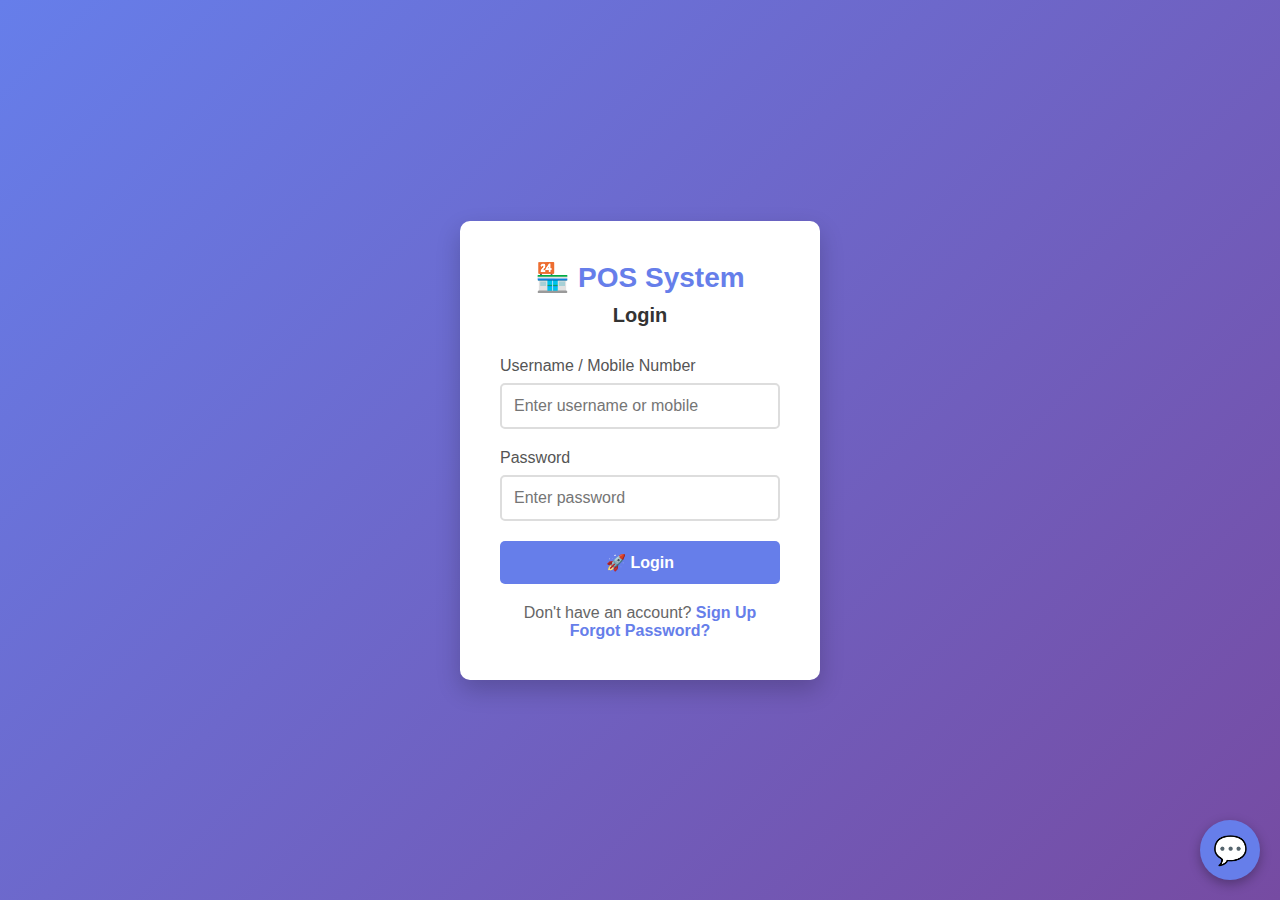
<file: index.html>
<!DOCTYPE html>
<html lang="en">
<head>
    <meta charset="UTF-8">
    <meta name="viewport" content="width=device-width, initial-scale=1.0">
    <title>POS Login</title>
    <link rel="stylesheet" href="style.css">
</head>
<body>
    <div class="container">
        <div class="login-box">
            <h1>🏪 POS System</h1>
            <h2>Login</h2>
            
            <form id="loginForm">
                <div class="input-group">
                    <label for="username">Username / Mobile Number</label>
                    <input type="text" id="username" placeholder="Enter username or mobile" required>
                </div>
                
                <div class="input-group">
                    <label for="password">Password</label>
                    <input type="password" id="password" placeholder="Enter password" required>
                </div>
                
                <button type="submit" class="btn-primary">🚀 Login</button>
            </form>
            
            <div class="signup-link">
                <p>Don't have an account? <a href="signup.html">Sign Up</a></p>
                <p><a href="forgot-password.html">Forgot Password?</a></p>
            </div>
        </div>
    </div>
    
    <!-- Chatbot Widget -->
    <div id="chatbot" class="chatbot">
        <div class="chatbot-header" id="chatbotHeader">
            <span>Admin Support 24/7</span>
            <button id="closeChatbot">×</button>
        </div>
        <div class="chatbot-messages" id="chatbotMessages">
            <div class="bot-message">Hello! How can I help you today?</div>
        </div>
        <div class="chatbot-input">
            <input type="text" id="chatInput" placeholder="Type your message...">
            <button id="sendMessage">Send</button>
        </div>
    </div>
    
    <button id="chatbotToggle" class="chatbot-toggle">💬</button>
    
    <script src="init-data.js"></script>
    <script src="script.js"></script>
</body>
</html>
</file>
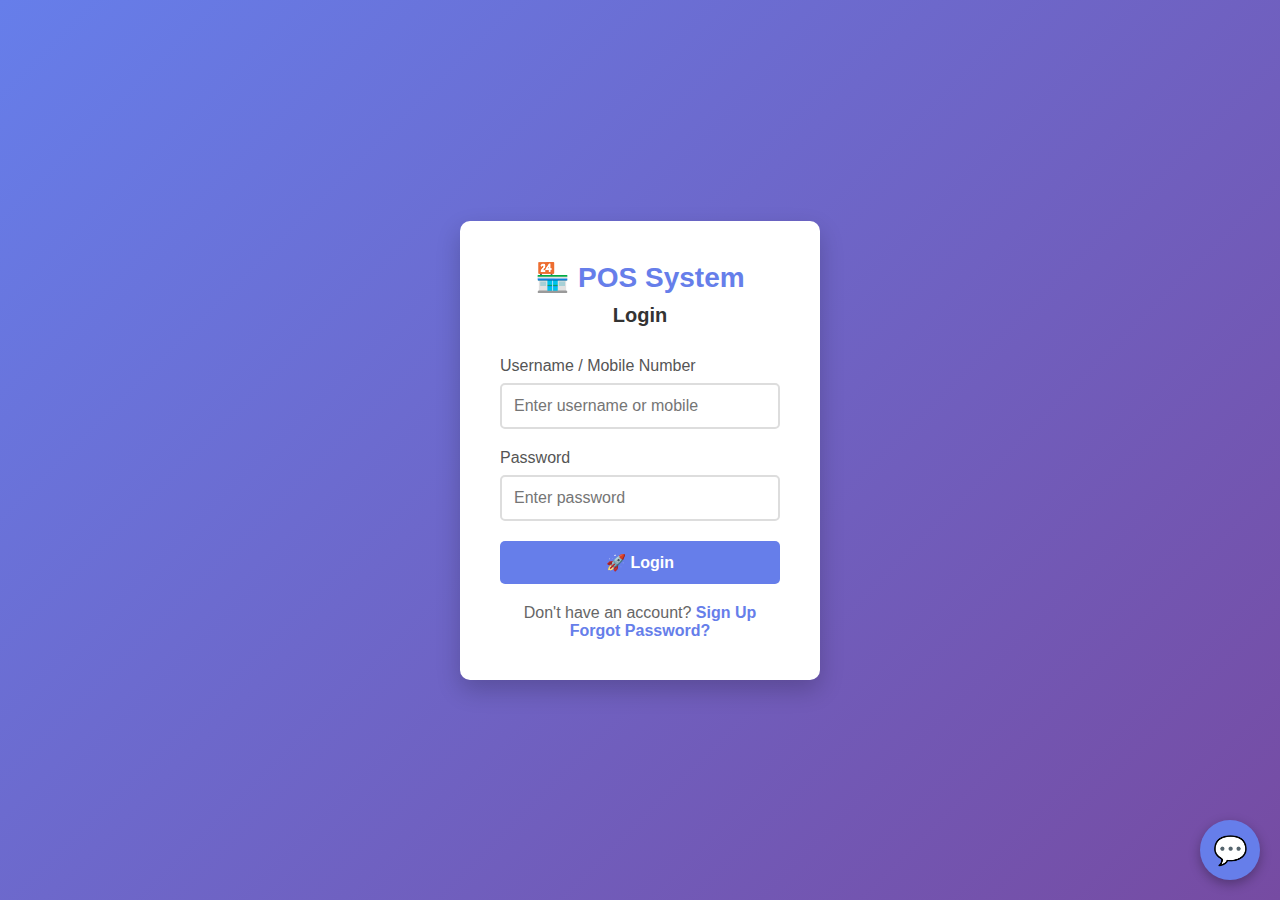
<file: admin-panel.html>
<!DOCTYPE html>
<html lang="en">
<head>
    <meta charset="UTF-8">
    <meta name="viewport" content="width=device-width, initial-scale=1.0">
    <title>Admin Dashboard - POS</title>
    <link rel="stylesheet" href="superadmin.css">
    <link rel="stylesheet" href="chatbot.css">
</head>
<body>
    <div class="dashboard">
        <aside class="sidebar">
            <div class="logo">
                <h2>POS System</h2>
                <p id="adminName">Admin</p>
            </div>
            <nav class="nav-menu">
                <a href="pos-system.html" class="nav-item active">🏪 POS System</a>
                <a href="#" class="nav-item" onclick="showSection('inventory')">📦 Inventory</a>
                <a href="#" class="nav-item" onclick="showSection('clients')">👥 Clients</a>
                <a href="#" class="nav-item" onclick="showSection('sales')">📊 Sales History</a>
                <a href="#" class="nav-item" onclick="showSection('settings')">⚙️ Settings</a>
                <a href="index.html" class="nav-item logout">🚪 Logout</a>
            </nav>
        </aside>
        
        <main class="main-content">
            <header class="top-bar">
                <h1 id="pageTitle">Admin Dashboard</h1>
                <div class="user-info">
                    <span id="adminUsername">Admin</span>
                </div>
            </header>
            
            <div class="content">
                <!-- Inventory Section -->
                <section id="inventory" class="section">
                    <div class="section-header">
                        <h2>📦 Inventory Management</h2>
                        <button class="btn-primary" onclick="showAddProductModal()">+ Add Product</button>
                    </div>
                    <div class="table-container">
                        <table class="data-table">
                            <thead>
                                <tr>
                                    <th>Product</th>
                                    <th>Category</th>
                                    <th>Price</th>
                                    <th>Stock</th>
                                    <th>Status</th>
                                    <th>Actions</th>
                                </tr>
                            </thead>
                            <tbody id="inventoryTableBody"></tbody>
                        </table>
                    </div>
                </section>
                
                <!-- Clients Section -->
                <section id="clients" class="section">
                    <div class="section-header">
                        <h2>👥 Clients & Ledger</h2>
                    </div>
                    <div class="table-container">
                        <table class="data-table">
                            <thead>
                                <tr>
                                    <th>Client Name</th>
                                    <th>Contact</th>
                                    <th>Total Balance</th>
                                    <th>Last Transaction</th>
                                    <th>Actions</th>
                                </tr>
                            </thead>
                            <tbody id="clientsTableBody"></tbody>
                        </table>
                    </div>
                </section>
                
                <!-- Sales History Section -->
                <section id="sales" class="section">
                    <h2>📊 Sales History</h2>
                    <div class="stats-grid" style="margin-bottom: 20px;">
                        <div class="stat-card">
                            <div class="stat-icon">💰</div>
                            <div class="stat-info">
                                <h3 id="totalRevenue">Rs. 0</h3>
                                <p>Total Revenue</p>
                            </div>
                        </div>
                        <div class="stat-card">
                            <div class="stat-icon">🛒</div>
                            <div class="stat-info">
                                <h3 id="totalTransactions">0</h3>
                                <p>Total Sales</p>
                            </div>
                        </div>
                        <div class="stat-card">
                            <div class="stat-icon">📈</div>
                            <div class="stat-info">
                                <h3 id="todaySales">Rs. 0</h3>
                                <p>Today's Sales</p>
                            </div>
                        </div>
                    </div>
                    <div class="table-container">
                        <table class="data-table">
                            <thead>
                                <tr>
                                    <th>Date</th>
                                    <th>Time</th>
                                    <th>Items</th>
                                    <th>Total</th>
                                    <th>Admin</th>
                                    <th>Actions</th>
                                </tr>
                            </thead>
                            <tbody id="salesTableBody"></tbody>
                        </table>
                    </div>
                </section>
                
                <!-- Settings Section -->
                <section id="settings" class="section">
                    <h2>⚙️ Shop Settings</h2>
                    <div class="settings-grid">
                        <div class="setting-card">
                            <h3>Shop Information</h3>
                            <form id="shopSettingsForm">
                                <div class="input-group">
                                    <label>Shop Name</label>
                                    <input type="text" id="shopName" placeholder="Enter shop name" required>
                                </div>
                                <div class="input-group">
                                    <label>Owner Name</label>
                                    <input type="text" id="ownerName" readonly>
                                </div>
                                <div class="input-group">
                                    <label>Contact Number</label>
                                    <input type="tel" id="shopContact" placeholder="Enter contact number">
                                </div>
                                <div class="input-group">
                                    <label>Address</label>
                                    <textarea id="shopAddress" rows="3" placeholder="Enter shop address"></textarea>
                                </div>
                                <button type="submit" class="btn-primary">Save Settings</button>
                            </form>
                        </div>
                        
                        <div class="setting-card">
                            <h3>🖨️ Printer Settings</h3>
                            <form id="printerSettingsForm">
                                <div class="input-group">
                                    <label>Receipt Header</label>
                                    <input type="text" id="receiptHeader" placeholder="e.g., Welcome to Our Shop">
                                </div>
                                <div class="input-group">
                                    <label>Receipt Footer</label>
                                    <input type="text" id="receiptFooter" placeholder="e.g., Thank you! Visit again">
                                </div>
                                <div class="input-group">
                                    <label>Currency Symbol</label>
                                    <select id="currencySymbol">
                                        <option value="Rs.">Rs. (Pakistani Rupee)</option>
                                        <option value="$">$ (Dollar)</option>
                                        <option value="€">€ (Euro)</option>
                                        <option value="£">£ (Pound)</option>
                                    </select>
                                </div>
                                <div class="input-group">
                                    <label>Tax Percentage (%)</label>
                                    <input type="number" id="taxPercentage" min="0" max="100" step="0.1" placeholder="0" value="0">
                                </div>
                                <div class="input-group">
                                    <label style="display: flex; align-items: center; gap: 10px;">
                                        <input type="checkbox" id="showShopInfo" checked>
                                        Show Shop Info on Receipt
                                    </label>
                                </div>
                                <div class="input-group">
                                    <label style="display: flex; align-items: center; gap: 10px;">
                                        <input type="checkbox" id="autoPrint" checked>
                                        Auto Print After Checkout
                                    </label>
                                </div>
                                <button type="submit" class="btn-primary">Save Printer Settings</button>
                            </form>
                        </div>
                        
                        <div class="setting-card">
                            <h3>Account Settings</h3>
                            <form id="adminSettingsForm">
                                <div class="input-group">
                                    <label>Email</label>
                                    <input type="email" id="settingsEmail">
                                </div>
                                <div class="input-group">
                                    <label>Change Password</label>
                                    <input type="password" id="settingsPassword" placeholder="Enter new password">
                                </div>
                                <button type="submit" class="btn-primary">Update Account</button>
                            </form>
                        </div>
                    </div>
                </section>
            </div>
        </main>
    </div>
    
    <!-- Add Product Modal -->
    <div id="addProductModal" class="modal">
        <div class="modal-content">
            <span class="close" onclick="closeModal('addProductModal')">&times;</span>
            <h2>Add New Product</h2>
            <form id="addProductForm">
                <div class="input-group">
                    <label>Product Name</label>
                    <input type="text" id="productName" required>
                </div>
                <div class="input-group">
                    <label>Category</label>
                    <select id="productCategory" required>
                        <option value="Electronics">Electronics</option>
                        <option value="Accessories">Accessories</option>
                        <option value="Audio">Audio</option>
                        <option value="Mobile">Mobile</option>
                        <option value="Computer">Computer</option>
                        <option value="Gaming">Gaming</option>
                        <option value="Other">Other</option>
                    </select>
                </div>
                <div class="input-group">
                    <label>Price (Rs.)</label>
                    <input type="number" id="productPrice" min="0" required>
                </div>
                <div class="input-group">
                    <label>Stock Quantity</label>
                    <input type="number" id="productStock" min="0" required>
                </div>
                <div class="input-group">
                    <label>Icon (Emoji)</label>
                    <input type="text" id="productIcon" placeholder="📦" maxlength="2">
                </div>
                <button type="submit" class="btn-primary">Add Product</button>
            </form>
        </div>
    </div>
    
    <!-- Add Client Modal -->
    <div id="addClientModal" class="modal">
        <div class="modal-content">
            <span class="close" onclick="closeClientModal()">&times;</span>
            <h2>Add New Client</h2>
            <form id="addClientForm">
                <div class="input-group">
                    <label>Client Name</label>
                    <input type="text" id="clientName" required>
                </div>
                <div class="input-group">
                    <label>Contact Number</label>
                    <input type="tel" id="clientContact" required>
                </div>
                <div class="input-group">
                    <label>Address</label>
                    <textarea id="clientAddress" rows="2"></textarea>
                </div>
                <button type="submit" class="btn-primary">Add Client</button>
            </form>
        </div>
    </div>
    
    <!-- Client Ledger Modal -->
    <div id="clientLedgerModal" class="modal">
        <div class="modal-content" style="max-width: 900px;">
            <span class="close" onclick="closeLedgerModal()">&times;</span>
            <h2 id="ledgerClientName">Client Ledger</h2>
            <div id="ledgerClientInfo" style="background: #f8f9fa; padding: 15px; border-radius: 8px; margin-bottom: 20px;"></div>
            
            <div class="table-container">
                <table class="data-table">
                    <thead>
                        <tr>
                            <th>Date</th>
                            <th>Description</th>
                            <th>Debit</th>
                            <th>Credit</th>
                            <th>Balance</th>
                            <th>Admin</th>
                        </tr>
                    </thead>
                    <tbody id="ledgerTableBody"></tbody>
                </table>
            </div>
        </div>
    </div>
    
    <!-- Chatbot Widget -->
    <button id="chatbotToggle" class="chatbot-toggle">💬</button>
    <div id="chatbotContainer" class="chatbot-container">
        <div class="chatbot-header">
            <div>
                <h3>POS Support</h3>
                <div class="status">🟢 Online 24/7</div>
            </div>
            <div class="header-buttons">
                <button id="minimizeChatbot" class="minimize-btn">−</button>
                <button id="closeChatbot" class="close-btn">×</button>
            </div>
        </div>
        <div id="chatMessages" class="chatbot-messages"></div>
        <div class="chatbot-input">
            <input type="file" id="imageInput" accept="image/*" style="display: none;">
            <button id="attachImage" class="attach-btn" title="Attach Image">📎</button>
            <input type="text" id="chatInput" placeholder="Type your message...">
            <button id="sendMessage">Send</button>
        </div>
    </div>
    
    <script src="chatbot.js"></script>
    <script src="admin-panel.js"></script>
</body>
</html>
</file>
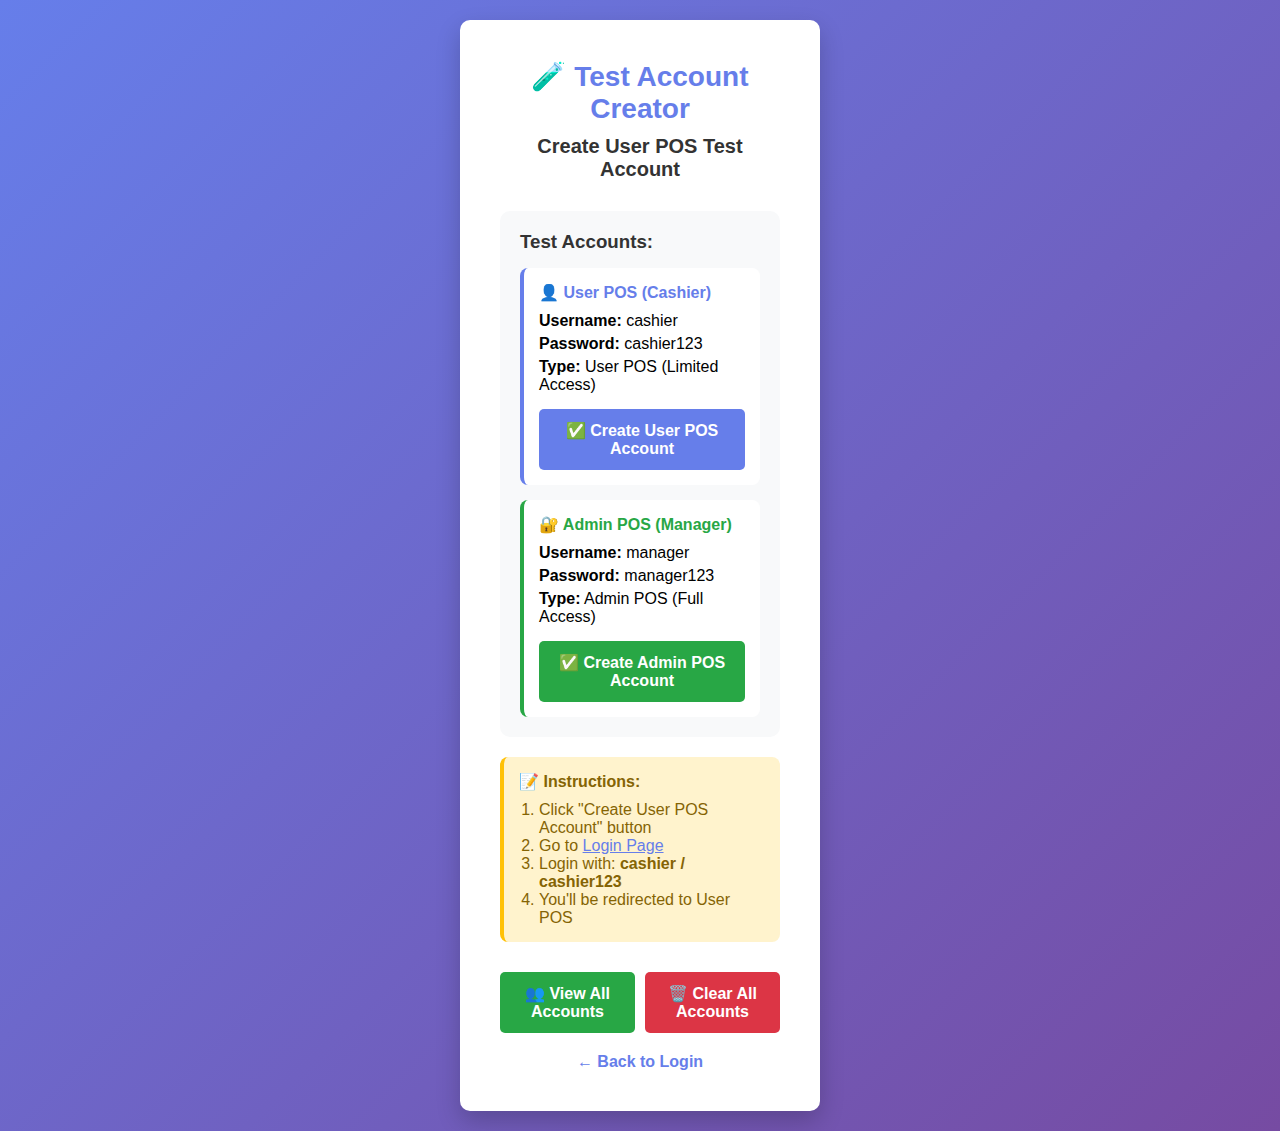
<file: create-test-user.html>
<!DOCTYPE html>
<html lang="en">
<head>
    <meta charset="UTF-8">
    <meta name="viewport" content="width=device-width, initial-scale=1.0">
    <title>Create Test User POS Account</title>
    <link rel="stylesheet" href="style.css">
</head>
<body>
    <div class="container">
        <div class="login-box">
            <h1>🧪 Test Account Creator</h1>
            <h2>Create User POS Test Account</h2>
            
            <div id="message" style="padding: 15px; border-radius: 8px; margin: 20px 0; display: none;"></div>
            
            <div style="background: #f8f9fa; padding: 20px; border-radius: 10px; margin: 20px 0;">
                <h3 style="margin: 0 0 15px 0; color: #333;">Test Accounts:</h3>
                
                <div style="background: white; padding: 15px; border-radius: 8px; margin-bottom: 15px; border-left: 4px solid #667eea;">
                    <h4 style="margin: 0 0 10px 0; color: #667eea;">👤 User POS (Cashier)</h4>
                    <p style="margin: 5px 0;"><strong>Username:</strong> cashier</p>
                    <p style="margin: 5px 0;"><strong>Password:</strong> cashier123</p>
                    <p style="margin: 5px 0;"><strong>Type:</strong> User POS (Limited Access)</p>
                    <button onclick="createUserPOS()" class="btn-primary" style="margin-top: 10px; width: 100%;">
                        ✅ Create User POS Account
                    </button>
                </div>
                
                <div style="background: white; padding: 15px; border-radius: 8px; border-left: 4px solid #28a745;">
                    <h4 style="margin: 0 0 10px 0; color: #28a745;">🔐 Admin POS (Manager)</h4>
                    <p style="margin: 5px 0;"><strong>Username:</strong> manager</p>
                    <p style="margin: 5px 0;"><strong>Password:</strong> manager123</p>
                    <p style="margin: 5px 0;"><strong>Type:</strong> Admin POS (Full Access)</p>
                    <button onclick="createAdminPOS()" class="btn-primary" style="margin-top: 10px; width: 100%; background: #28a745;">
                        ✅ Create Admin POS Account
                    </button>
                </div>
            </div>
            
            <div style="background: #fff3cd; padding: 15px; border-radius: 8px; margin: 20px 0; border-left: 4px solid #ffc107;">
                <h4 style="margin: 0 0 10px 0; color: #856404;">📝 Instructions:</h4>
                <ol style="margin: 0; padding-left: 20px; color: #856404;">
                    <li>Click "Create User POS Account" button</li>
                    <li>Go to <a href="index.html" style="color: #667eea;">Login Page</a></li>
                    <li>Login with: <strong>cashier / cashier123</strong></li>
                    <li>You'll be redirected to User POS</li>
                </ol>
            </div>
            
            <div style="display: flex; gap: 10px; margin-top: 20px;">
                <button onclick="viewAllAccounts()" class="btn-secondary" style="flex: 1;">
                    👥 View All Accounts
                </button>
                <button onclick="clearAllAccounts()" class="btn-secondary" style="flex: 1; background: #dc3545;">
                    🗑️ Clear All Accounts
                </button>
            </div>
            
            <div class="signup-link">
                <p><a href="index.html">← Back to Login</a></p>
            </div>
        </div>
    </div>
    
    <script>
        function showMessage(text, type = 'success') {
            const messageDiv = document.getElementById('message');
            messageDiv.style.display = 'block';
            messageDiv.style.background = type === 'success' ? '#d4edda' : '#f8d7da';
            messageDiv.style.color = type === 'success' ? '#155724' : '#721c24';
            messageDiv.style.border = `1px solid ${type === 'success' ? '#c3e6cb' : '#f5c6cb'}`;
            messageDiv.innerHTML = text;
            
            setTimeout(() => {
                messageDiv.style.display = 'none';
            }, 5000);
        }
        
        function createUserPOS() {
            let users = JSON.parse(localStorage.getItem('users')) || [];
            
            // Check if already exists
            if (users.find(u => u.username === 'cashier')) {
                showMessage('❌ User POS account "cashier" already exists!', 'error');
                return;
            }
            
            const userPOSAccount = {
                username: 'cashier',
                password: 'cashier123',
                mobile: '03001234567',
                email: 'cashier@pos.com',
                role: 'user',
                accountType: 'user', // User POS
                profileEnabled: true,
                createdDate: new Date().toISOString()
            };
            
            users.push(userPOSAccount);
            localStorage.setItem('users', JSON.stringify(users));
            
            showMessage('✅ User POS account created successfully!<br><br><strong>Username:</strong> cashier<br><strong>Password:</strong> cashier123<br><br>Go to <a href="index.html" style="color: #667eea;">Login Page</a> to test!', 'success');
        }
        
        function createAdminPOS() {
            let users = JSON.parse(localStorage.getItem('users')) || [];
            
            // Check if already exists
            if (users.find(u => u.username === 'manager')) {
                showMessage('❌ Admin POS account "manager" already exists!', 'error');
                return;
            }
            
            const adminPOSAccount = {
                username: 'manager',
                password: 'manager123',
                mobile: '03009876543',
                email: 'manager@pos.com',
                role: 'user',
                accountType: 'admin', // Admin POS
                profileEnabled: true,
                createdDate: new Date().toISOString()
            };
            
            users.push(adminPOSAccount);
            localStorage.setItem('users', JSON.stringify(users));
            
            showMessage('✅ Admin POS account created successfully!<br><br><strong>Username:</strong> manager<br><strong>Password:</strong> manager123<br><br>Go to <a href="index.html" style="color: #667eea;">Login Page</a> to test!', 'success');
        }
        
        function viewAllAccounts() {
            const users = JSON.parse(localStorage.getItem('users')) || [];
            const admins = JSON.parse(localStorage.getItem('admins')) || [];
            
            let accountsList = '<h3>📋 All Accounts:</h3>';
            
            accountsList += '<h4 style="color: #667eea; margin-top: 15px;">Superadmin:</h4>';
            accountsList += '<div style="background: #f8f9fa; padding: 10px; border-radius: 5px; margin: 5px 0;">';
            accountsList += '<strong>Username:</strong> superadmin | <strong>Password:</strong> super123';
            accountsList += '</div>';
            
            if (admins.length > 0) {
                accountsList += '<h4 style="color: #28a745; margin-top: 15px;">Admins:</h4>';
                admins.forEach(admin => {
                    accountsList += '<div style="background: #f8f9fa; padding: 10px; border-radius: 5px; margin: 5px 0;">';
                    accountsList += `<strong>Username:</strong> ${admin.username} | <strong>Password:</strong> ${admin.password}`;
                    accountsList += '</div>';
                });
            }
            
            if (users.length > 0) {
                accountsList += '<h4 style="color: #667eea; margin-top: 15px;">Users:</h4>';
                users.forEach(user => {
                    const type = user.accountType === 'user' ? '👤 User POS' : '🔐 Admin POS';
                    accountsList += '<div style="background: #f8f9fa; padding: 10px; border-radius: 5px; margin: 5px 0;">';
                    accountsList += `<strong>${type}</strong><br>`;
                    accountsList += `<strong>Username:</strong> ${user.username} | <strong>Password:</strong> ${user.password}`;
                    accountsList += '</div>';
                });
            } else {
                accountsList += '<p style="color: #999; margin-top: 10px;">No user accounts found.</p>';
            }
            
            showMessage(accountsList, 'success');
        }
        
        function clearAllAccounts() {
            if (confirm('⚠️ Are you sure you want to delete ALL user accounts?\n\nThis will NOT delete superadmin or admin accounts.')) {
                localStorage.removeItem('users');
                showMessage('✅ All user accounts cleared!', 'success');
            }
        }
    </script>
</body>
</html>
</file>
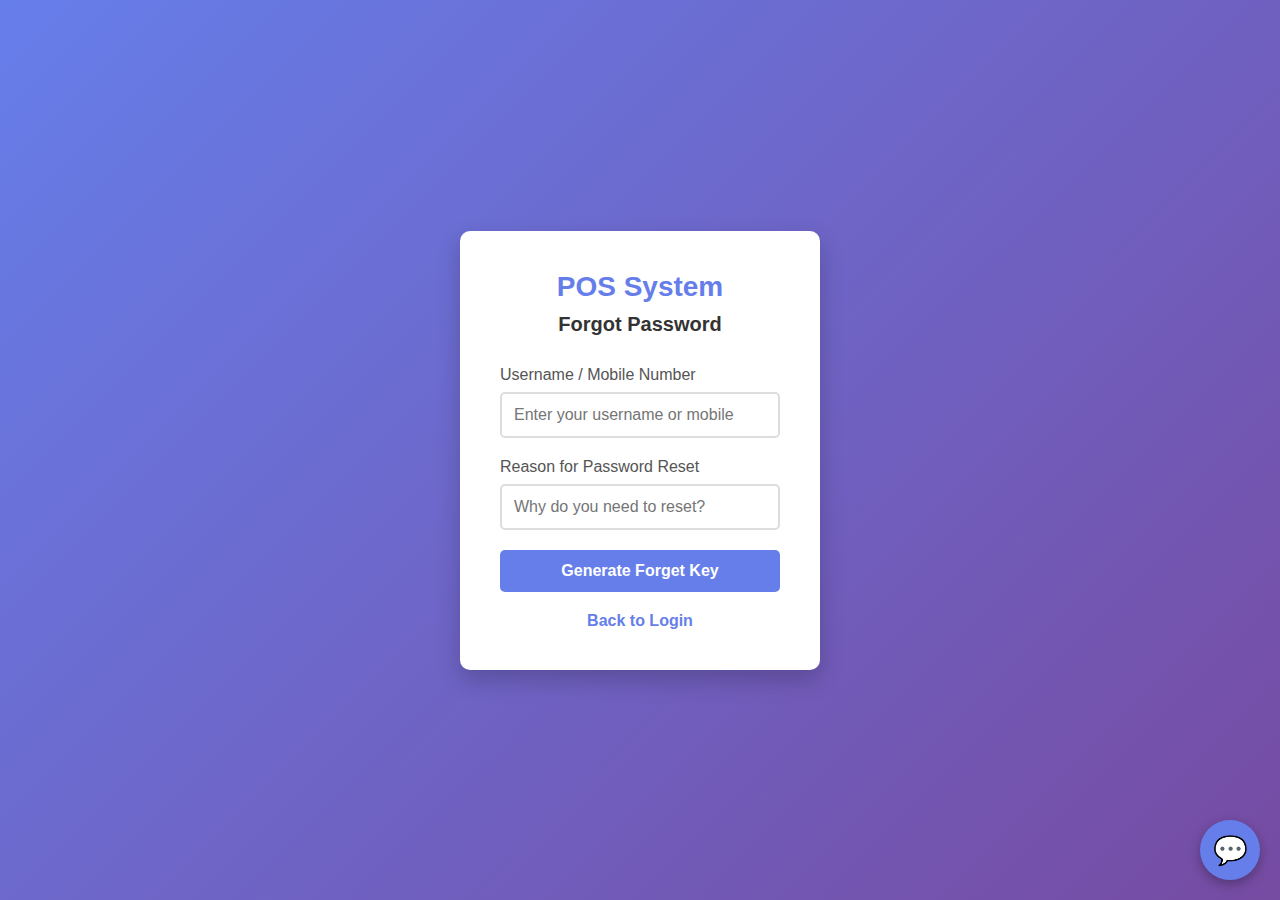
<file: forgot-password.html>
<!DOCTYPE html>
<html lang="en">
<head>
    <meta charset="UTF-8">
    <meta name="viewport" content="width=device-width, initial-scale=1.0">
    <title>Forgot Password - POS</title>
    <link rel="stylesheet" href="style.css">
</head>
<body>
    <div class="container">
        <div class="login-box">
            <h1>POS System</h1>
            <h2>Forgot Password</h2>
            
            <div id="errorMessage" class="error-message"></div>
            <div id="successMessage" class="success-message"></div>
            
            <form id="forgotPasswordForm">
                <div class="input-group">
                    <label for="forgotUsername">Username / Mobile Number</label>
                    <input type="text" id="forgotUsername" placeholder="Enter your username or mobile" required>
                </div>
                
                <div class="input-group">
                    <label for="reason">Reason for Password Reset</label>
                    <input type="text" id="reason" placeholder="Why do you need to reset?" required>
                </div>
                
                <button type="submit" class="btn-primary">Generate Forget Key</button>
            </form>
            
            <div class="signup-link">
                <p><a href="index.html">Back to Login</a></p>
            </div>
        </div>
    </div>
    
    <!-- Chatbot Widget -->
    <div id="chatbot" class="chatbot">
        <div class="chatbot-header" id="chatbotHeader">
            <span>Admin Support 24/7</span>
            <button id="closeChatbot">×</button>
        </div>
        <div class="chatbot-messages" id="chatbotMessages">
            <div class="bot-message">Hello! How can I help you today?</div>
        </div>
        <div class="chatbot-input">
            <input type="text" id="chatInput" placeholder="Type your message...">
            <button id="sendMessage">Send</button>
        </div>
    </div>
    
    <button id="chatbotToggle" class="chatbot-toggle">💬</button>
    
    <script src="forgot-password.js"></script>
</body>
</html>
</file>
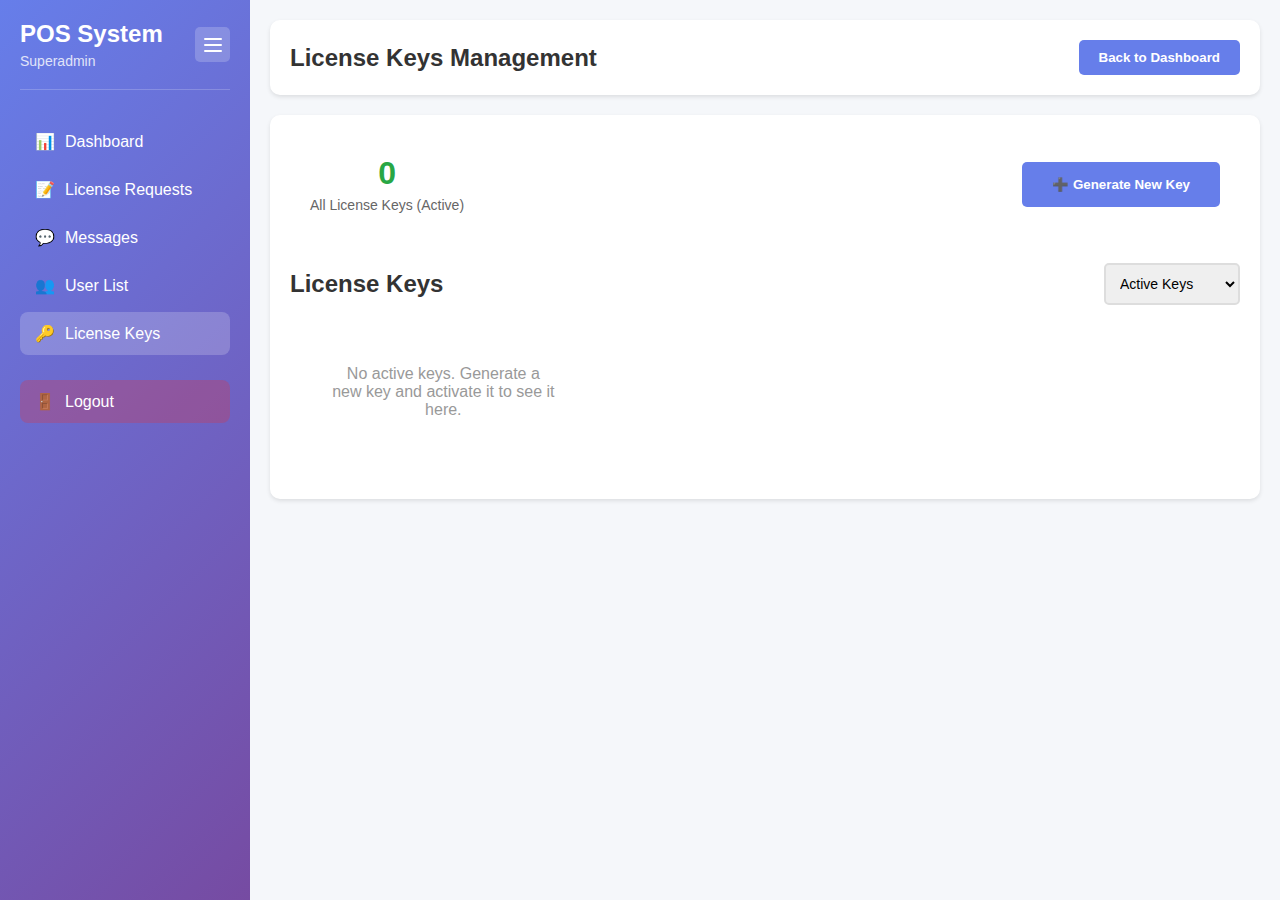
<file: license-keys.html>
<!DOCTYPE html>
<html lang="en">
<head>
    <meta charset="UTF-8">
    <meta name="viewport" content="width=device-width, initial-scale=1.0">
    <title>License Keys - POS</title>
    <link rel="stylesheet" href="superadmin.css">
    <style>
        .keys-header {
            display: flex;
            justify-content: space-between;
            align-items: center;
            margin-bottom: 30px;
            padding: 20px;
            background: white;
            border-radius: 10px;
        }
        
        .keys-stats {
            display: flex;
            gap: 30px;
        }
        
        .key-stat {
            text-align: center;
        }
        
        .key-stat h3 {
            font-size: 32px;
            margin: 0;
            color: #667eea;
        }
        
        .key-stat p {
            margin: 5px 0 0 0;
            color: #666;
            font-size: 14px;
        }
        
        .keys-grid {
            display: grid;
            grid-template-columns: repeat(auto-fill, minmax(280px, 1fr));
            gap: 15px;
            margin-bottom: 20px;
        }
        
        .key-card {
            background: white;
            padding: 15px;
            border-radius: 10px;
            border-left: 4px solid #e0e0e0;
            transition: all 0.3s;
        }
        
        .key-card.active {
            border-left-color: #28a745;
            background: #f0fff4;
        }
        
        .key-card.inactive {
            border-left-color: #6c757d;
            background: #f8f9fa;
        }
        
        .key-card.blocked {
            border-left-color: #dc3545;
            background: #fff5f5;
            opacity: 0.7;
        }
        
        .key-card:hover {
            transform: translateY(-2px);
            box-shadow: 0 4px 8px rgba(0, 0, 0, 0.1);
        }
        
        .key-header {
            display: flex;
            justify-content: space-between;
            align-items: center;
            margin-bottom: 10px;
        }
        
        .key-number {
            font-weight: 700;
            color: #333;
            font-size: 16px;
        }
        
        .key-status {
            padding: 4px 12px;
            border-radius: 20px;
            font-size: 12px;
            font-weight: 600;
        }
        
        .key-status.active {
            background: #28a745;
            color: white;
        }
        
        .key-status.inactive {
            background: #6c757d;
            color: white;
        }
        
        .key-status.blocked {
            background: #dc3545;
            color: white;
        }
        
        .key-code {
            font-family: 'Courier New', monospace;
            background: #f8f9fa;
            padding: 10px;
            border-radius: 5px;
            font-size: 13px;
            color: #667eea;
            font-weight: 600;
            margin-bottom: 10px;
            word-break: break-all;
        }
        
        .key-info {
            font-size: 12px;
            color: #666;
            margin-bottom: 5px;
        }
        
        .key-actions {
            display: flex;
            gap: 5px;
            margin-top: 10px;
        }
        
        .key-actions button {
            flex: 1;
            padding: 6px;
            border: none;
            border-radius: 5px;
            font-size: 11px;
            cursor: pointer;
            font-weight: 600;
        }
        
        .btn-view {
            background: #17a2b8;
            color: white;
        }
        
        .btn-copy {
            background: #667eea;
            color: white;
        }
        
        .btn-deactivate {
            background: #dc3545;
            color: white;
        }
        
        .btn-activate {
            background: #28a745;
            color: white;
        }
        
        .btn-block {
            background: #dc3545;
            color: white;
        }
        
        .btn-unblock {
            background: #28a745;
            color: white;
        }
    </style>
</head>
<body>
    <div class="dashboard">
        <aside class="sidebar">
            <div class="logo">
                <h2>POS System</h2>
                <p>Superadmin</p>
            </div>
            <nav class="nav-menu">
                <a href="superadmin.html" class="nav-item">📊 Dashboard</a>
                <a href="license-requests.html" class="nav-item">📝 License Requests</a>
                <a href="messages.html" class="nav-item">💬 Messages</a>
                <a href="user-list.html" class="nav-item">👥 User List</a>
                <a href="#" class="nav-item active">🔑 License Keys</a>
                <a href="index.html" class="nav-item logout">🚪 Logout</a>
            </nav>
        </aside>
        
        <main class="main-content">
            <header class="top-bar">
                <h1>License Keys Management</h1>
                <div class="user-info">
                    <button class="btn-primary" onclick="window.location.href='superadmin.html'">Back to Dashboard</button>
                </div>
            </header>
            
            <div class="content">
                <div class="keys-header">
                    <div class="keys-stats">
                        <div class="key-stat">
                            <h3 id="activeKeys" style="color: #28a745;">0</h3>
                            <p>All License Keys (Active)</p>
                        </div>
                    </div>
                    <div>
                        <button class="btn-primary" onclick="generateNewKey()" style="padding: 15px 30px;">
                            ➕ Generate New Key
                        </button>
                    </div>
                </div>
                
                <div class="section-header">
                    <h2>License Keys</h2>
                    <div>
                        <select id="keyFilter" onchange="loadKeys()">
                            <option value="active">Active Keys</option>
                            <option value="inactive">Available Keys</option>
                            <option value="blocked">Blocked Keys</option>
                        </select>
                    </div>
                </div>
                
                <div class="keys-grid" id="keysGrid"></div>
            </div>
        </main>
    </div>
    
    <script src="superadmin-common.js"></script>
    <script src="license-keys.js"></script>
</body>
</html>
</file>
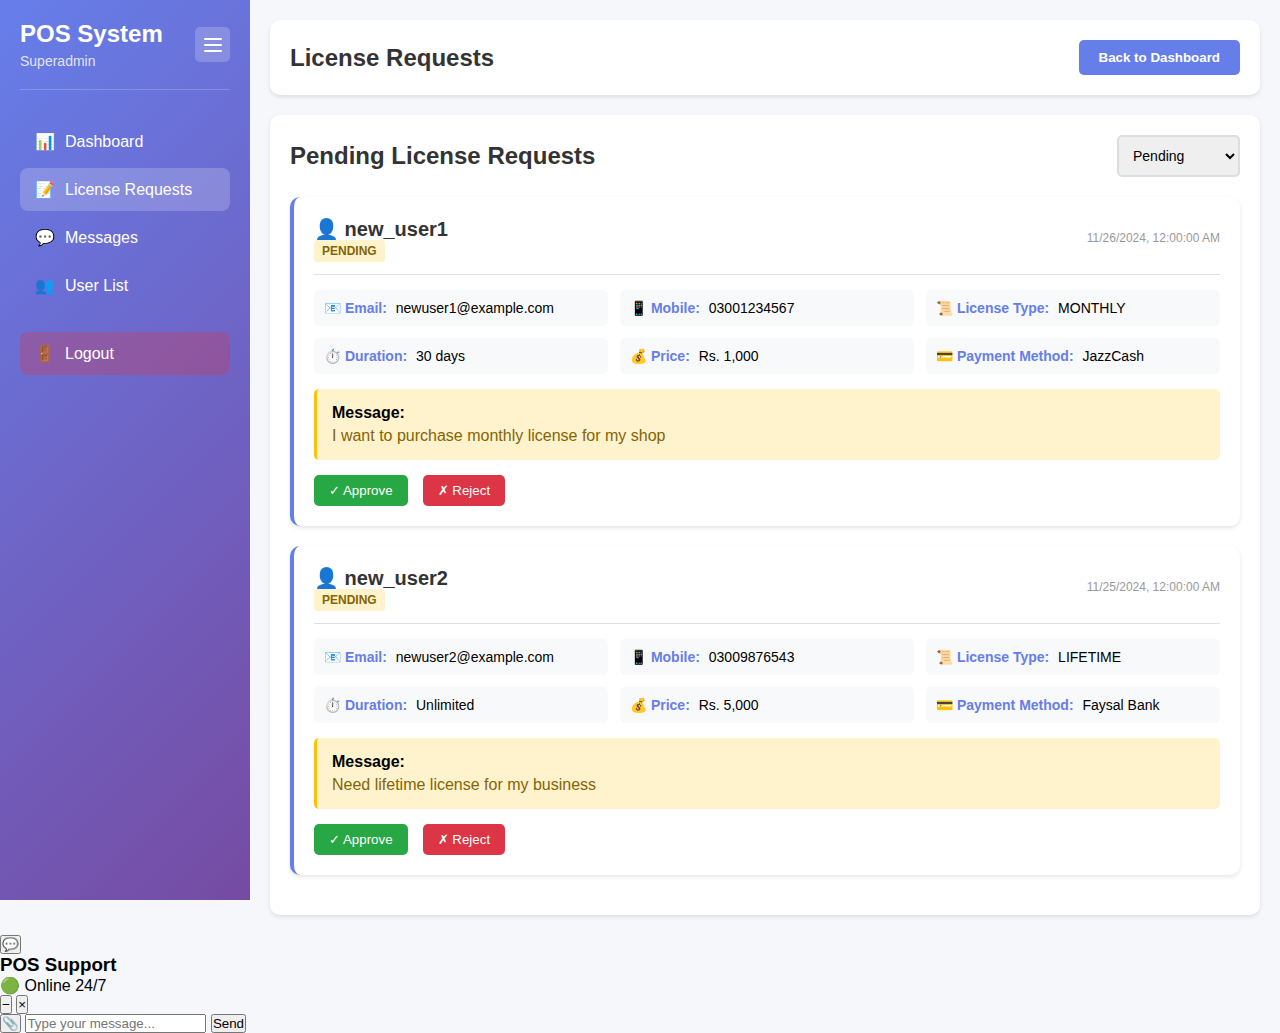
<file: license-requests.html>
<!DOCTYPE html>
<html lang="en">
<head>
    <meta charset="UTF-8">
    <meta name="viewport" content="width=device-width, initial-scale=1.0">
    <title>License Requests - POS</title>
    <link rel="stylesheet" href="superadmin.css">
</head>
<body>
    <div class="dashboard">
        <aside class="sidebar">
            <div class="logo">
                <h2>POS System</h2>
                <p>Superadmin</p>
            </div>
            <nav class="nav-menu">
                <a href="superadmin.html" class="nav-item">📊 Dashboard</a>
                <a href="#" class="nav-item active">📝 License Requests</a>
                <a href="messages.html" class="nav-item">💬 Messages</a>
                <a href="user-list.html" class="nav-item">👥 User List</a>
                <a href="index.html" class="nav-item logout">🚪 Logout</a>
            </nav>
        </aside>
        
        <main class="main-content">
            <header class="top-bar">
                <h1>License Requests</h1>
                <div class="user-info">
                    <button class="btn-primary" onclick="window.location.href='superadmin.html'">Back to Dashboard</button>
                </div>
            </header>
            
            <div class="content">
                <div class="section-header">
                    <h2>Pending License Requests</h2>
                    <div>
                        <select id="requestFilter" onchange="loadRequests()">
                            <option value="pending">Pending</option>
                            <option value="approved">Approved</option>
                            <option value="rejected">Rejected</option>
                            <option value="all">All Requests</option>
                        </select>
                    </div>
                </div>
                
                <div id="requestsContainer"></div>
            </div>
        </main>
    </div>
    
    <!-- Chatbot Widget -->
    <button id="chatbotToggle" class="chatbot-toggle">💬</button>
    <div id="chatbotContainer" class="chatbot-container">
        <div class="chatbot-header">
            <div>
                <h3>POS Support</h3>
                <div class="status">🟢 Online 24/7</div>
            </div>
            <div class="header-buttons">
                <button id="minimizeChatbot" class="minimize-btn">−</button>
                <button id="closeChatbot" class="close-btn">×</button>
            </div>
        </div>
        <div id="chatMessages" class="chatbot-messages"></div>
        <div class="chatbot-input">
            <input type="file" id="imageInput" accept="image/*" style="display: none;">
            <button id="attachImage" class="attach-btn" title="Attach Image">📎</button>
            <input type="text" id="chatInput" placeholder="Type your message...">
            <button id="sendMessage">Send</button>
        </div>
    </div>
    
    <script src="chatbot.js"></script>
    <script src="superadmin-common.js"></script>
    <script src="license-requests.js"></script>
</body>
</html>
</file>
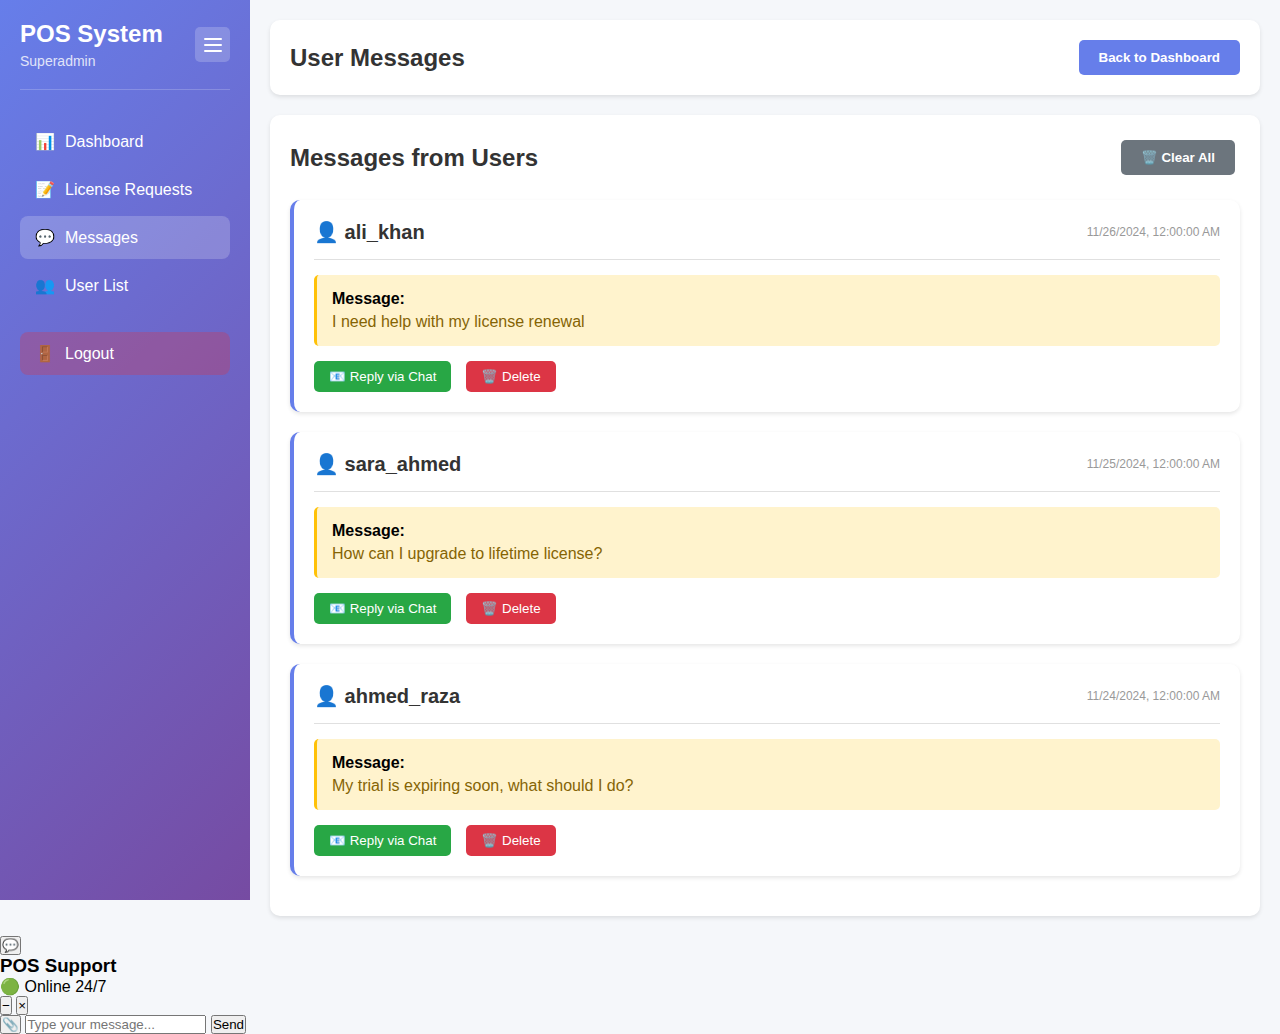
<file: messages.html>
<!DOCTYPE html>
<html lang="en">
<head>
    <meta charset="UTF-8">
    <meta name="viewport" content="width=device-width, initial-scale=1.0">
    <title>User Messages - POS</title>
    <link rel="stylesheet" href="superadmin.css">
</head>
<body>
    <div class="dashboard">
        <aside class="sidebar">
            <div class="logo">
                <h2>POS System</h2>
                <p>Superadmin</p>
            </div>
            <nav class="nav-menu">
                <a href="superadmin.html" class="nav-item">📊 Dashboard</a>
                <a href="license-requests.html" class="nav-item">📝 License Requests</a>
                <a href="#" class="nav-item active">💬 Messages</a>
                <a href="user-list.html" class="nav-item">👥 User List</a>
                <a href="index.html" class="nav-item logout">🚪 Logout</a>
            </nav>
        </aside>
        
        <main class="main-content">
            <header class="top-bar">
                <h1>User Messages</h1>
                <div class="user-info">
                    <button class="btn-primary" onclick="window.location.href='superadmin.html'">Back to Dashboard</button>
                </div>
            </header>
            
            <div class="content">
                <div class="section-header">
                    <h2>Messages from Users</h2>
                    <div>
                        <button class="btn-secondary" onclick="clearAllMessages()">🗑️ Clear All</button>
                    </div>
                </div>
                
                <div id="messagesContainer"></div>
            </div>
        </main>
    </div>
    
    <!-- Chatbot Widget -->
    <button id="chatbotToggle" class="chatbot-toggle">💬</button>
    <div id="chatbotContainer" class="chatbot-container">
        <div class="chatbot-header">
            <div>
                <h3>POS Support</h3>
                <div class="status">🟢 Online 24/7</div>
            </div>
            <div class="header-buttons">
                <button id="minimizeChatbot" class="minimize-btn">−</button>
                <button id="closeChatbot" class="close-btn">×</button>
            </div>
        </div>
        <div id="chatMessages" class="chatbot-messages"></div>
        <div class="chatbot-input">
            <input type="file" id="imageInput" accept="image/*" style="display: none;">
            <button id="attachImage" class="attach-btn" title="Attach Image">📎</button>
            <input type="text" id="chatInput" placeholder="Type your message...">
            <button id="sendMessage">Send</button>
        </div>
    </div>
    
    <script src="superadmin-common.js"></script>
    <script src="chatbot.js"></script>
    <script src="messages.js"></script>
</body>
</html>
</file>
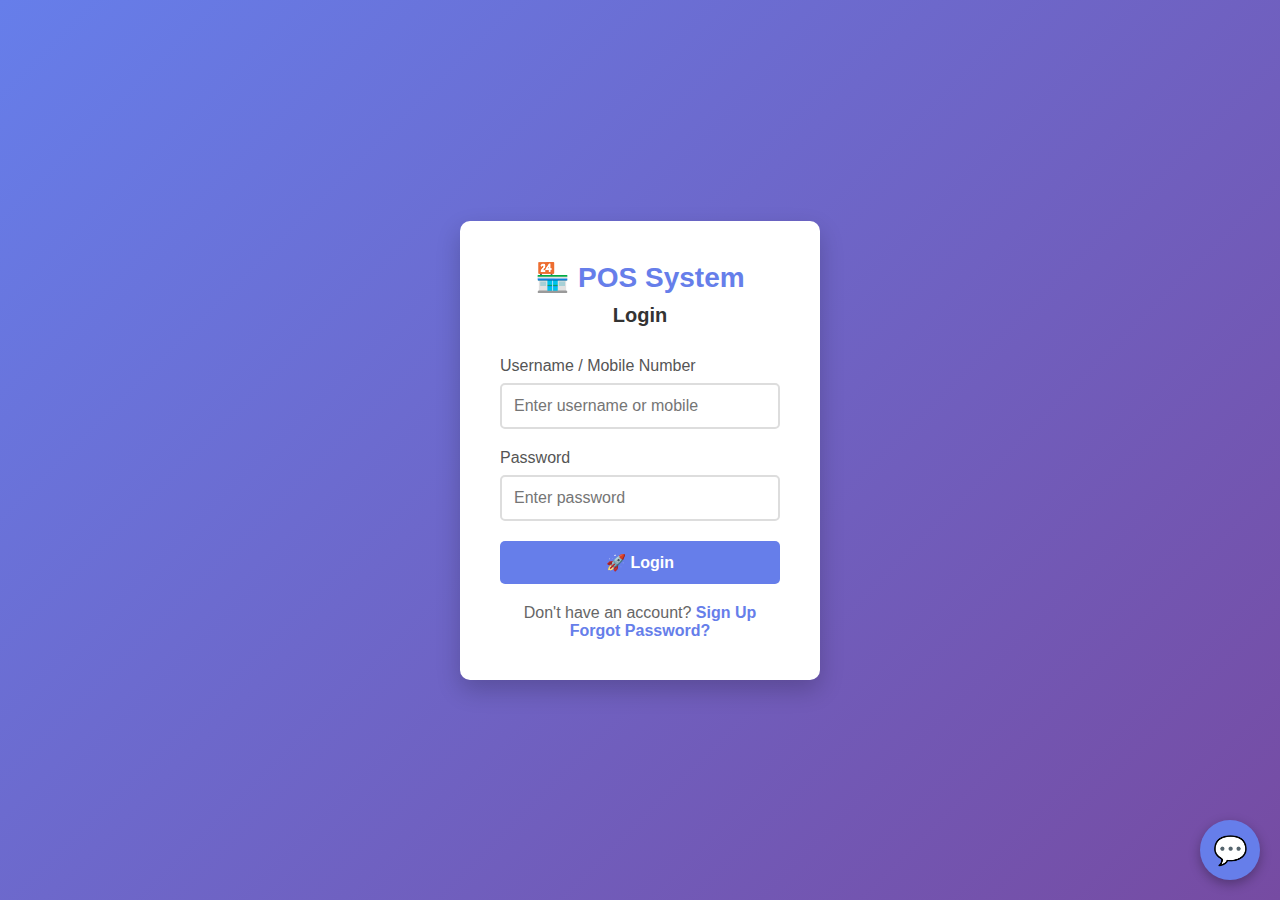
<file: pos-system.html>
<!DOCTYPE html>
<html lang="en">
<head>
    <meta charset="UTF-8">
    <meta name="viewport" content="width=device-width, initial-scale=1.0">
    <title>POS System - Admin</title>
    <link rel="stylesheet" href="superadmin.css">
    <link rel="stylesheet" href="pos-system.css">
</head>
<body>
    <div class="pos-container">
        <!-- Sidebar -->
        <aside class="pos-sidebar" id="posSidebar">
            <div class="sidebar-header">
                <div>
                    <h2>🏪 POS</h2>
                    <p id="adminName">Admin</p>
                    <div id="licenseStatus" style="margin-top: 8px; font-size: 11px; padding: 4px 8px; background: rgba(255,255,255,0.2); border-radius: 12px; display: inline-block;">
                        <span id="licenseText">Trial</span>
                    </div>
                </div>
                <button class="sidebar-toggle" onclick="toggleSidebar()" title="Toggle Sidebar">
                    <span id="toggleIcon" class="hamburger-icon">
                        <span></span>
                        <span></span>
                        <span></span>
                    </span>
                </button>
            </div>
            <nav class="sidebar-menu">
                <a href="#" class="sidebar-item active" onclick="showPOSView()" data-tooltip="Sales">
                    <span class="item-icon">🛒</span>
                    <span class="item-text">Sales</span>
                </a>
                <a href="#" class="sidebar-item" onclick="showInventoryManagement()" data-tooltip="Inventory">
                    <span class="item-icon">📦</span>
                    <span class="item-text">Inventory</span>
                    <span class="notification-badge" id="lowStockBadge" style="display: none;">0</span>
                </a>
                <a href="#" class="sidebar-item" onclick="showClientManagement()" data-tooltip="Clients">
                    <span class="item-icon">👥</span>
                    <span class="item-text">Clients</span>
                </a>
                <a href="#" class="sidebar-item" onclick="showSubdealerManagement()" data-tooltip="Subdealers">
                    <span class="item-icon">🤝</span>
                    <span class="item-text">Subdealers</span>
                </a>
                <a href="#" class="sidebar-item" onclick="showFinancialReports()" data-tooltip="Reports">
                    <span class="item-icon">💰</span>
                    <span class="item-text">Reports</span>
                </a>
                <a href="#" class="sidebar-item" onclick="showLicenseManagement()" data-tooltip="License">
                    <span class="item-icon">🔑</span>
                    <span class="item-text">License</span>
                </a>
                <a href="#" class="sidebar-item" onclick="showDashboard()" data-tooltip="Analytics">
                    <span class="item-icon">📊</span>
                    <span class="item-text">Analytics</span>
                </a>
                <a href="#" class="sidebar-item" onclick="showAdvancedReport()" data-tooltip="Reports">
                    <span class="item-icon">📋</span>
                    <span class="item-text">Reports</span>
                </a>
                <a href="#" class="sidebar-item" onclick="showUserManagement()" data-tooltip="Users">
                    <span class="item-icon">👤</span>
                    <span class="item-text">Users</span>
                </a>
                <a href="#" class="sidebar-item" onclick="showSupplierModal()" data-tooltip="Suppliers">
                    <span class="item-icon">🏭</span>
                    <span class="item-text">Suppliers</span>
                </a>
                <a href="#" class="sidebar-item" onclick="showReturnModal()" data-tooltip="Returns">
                    <span class="item-icon">🔄</span>
                    <span class="item-text">Returns</span>
                </a>
                <a href="#" class="sidebar-item" onclick="showDiscountModal()" data-tooltip="Discounts">
                    <span class="item-icon">🎁</span>
                    <span class="item-text">Discounts</span>
                </a>
                <a href="#" class="sidebar-item" onclick="showExpenseModal()" data-tooltip="Expenses">
                    <span class="item-icon">💸</span>
                    <span class="item-text">Expenses</span>
                </a>
                <a href="#" class="sidebar-item" onclick="showCashRegister()" data-tooltip="Cash Register">
                    <span class="item-icon">�</span>
                    <span class="item-text">Cash Register</span>
                </a>
                <a href="#" class="sidebar-item" onclick="showPurchaseOrder()" data-tooltip="Purchase Orders">
                    <span class="item-icon">�</span>
                    <span class="item-text">Purchase Orders</span>
                </a>
                <a href="#" class="sidebar-item" onclick="showActivityLogs()" data-tooltip="Activity Logs">
                    <span class="item-icon">�</spann>
                    <span class="item-text">Activity Logs</span>
                </a>
                <a href="#" class="sidebar-item" onclick="showBarcodeModal()" data-tooltip="Barcode">
                    <span class="item-icon">📷</span>
                    <span class="item-text">Barcode</span>
                </a>
                <a href="#" class="sidebar-item" onclick="showShortcutsModal()" data-tooltip="Shortcuts">
                    <span class="item-icon">⌨️</span>
                    <span class="item-text">Shortcuts</span>
                </a>
                <a href="#" class="sidebar-item" onclick="showBackupModal()" data-tooltip="Backup">
                    <span class="item-icon">�</sppan>
                    <span class="item-text">Backup</span>
                </a>
                <a href="#" class="sidebar-item" onclick="showSettingsModal()" data-tooltip="Settings">
                    <span class="item-icon">⚙️</span>
                    <span class="item-text">Settings</span>
                </a>
                <a href="admin-panel.html" class="sidebar-item" data-tooltip="Dashboard">
                    <span class="item-icon">🏠</span>
                    <span class="item-text">Dashboard</span>
                </a>
                <a href="#" class="sidebar-item" onclick="logoutFromPOS(); return false;" data-tooltip="Logout">
                    <span class="item-icon">🚪</span>
                    <span class="item-text">Logout</span>
                </a>
                <a href="#" class="sidebar-item" onclick="showUserDataHistory()" data-tooltip="Data History">
                    <span class="item-icon">�</span>
                    <span class="item-text">Data History</span>
                </a>
                <a href="#" class="sidebar-item chat-support" onclick="openChatbot(); return false;" data-tooltip="Chat Support">
                    <span class="item-icon">�</span>
                    <span class="item-text">Chat Support</span>
                </a>
            </nav>
            
            <!-- Notifications - Hidden -->
            <div id="notificationPanel" style="display: none; padding: 15px; margin: 15px; background: rgba(255, 255, 255, 0.1); border-radius: 10px; cursor: pointer;" onclick="toggleNotificationList()">
                <div style="display: flex; justify-content: space-between; align-items: center; margin-bottom: 10px;">
                    <div style="font-weight: 600; color: white;">🔔 Notifications</div>
                    <span id="notificationBadge" style="background: #dc3545; color: white; padding: 2px 8px; border-radius: 10px; font-size: 11px; display: none;">0</span>
                </div>
                <div id="notificationList" style="display: none; max-height: 300px; overflow-y: auto; margin-top: 10px;"></div>
            </div>
            
            <!-- Low Stock Alert - Hidden by default -->
            <div id="lowStockAlert" style="display: none; padding: 15px; margin: 15px; background: #fff3cd; border-radius: 8px; border-left: 4px solid #ffc107; max-height: 150px; overflow-y: auto;">
                <div style="font-weight: 600; color: #856404; margin-bottom: 5px;">⚠️ Low Stock Alert</div>
                <div id="lowStockList" style="font-size: 13px; color: #856404;"></div>
            </div>
        </aside>

        <div class="pos-main">
            <!-- Left Side - Products -->
            <div class="products-section">
                <div class="search-bar">
                    <input type="text" id="searchInput" placeholder="🔍 Search products..." onkeyup="searchProducts()">
                    <select id="categoryFilter" onchange="filterByCategory()">
                        <option value="all">All Categories</option>
                        <option value="Electronics">Electronics</option>
                        <option value="Accessories">Accessories</option>
                        <option value="Audio">Audio</option>
                        <option value="Mobile">Mobile</option>
                        <option value="Computer">Computer</option>
                        <option value="Gaming">Gaming</option>
                        <option value="Other">Other</option>
                    </select>
                </div>
                
                <div class="products-grid" id="productsGrid">
                    <!-- Products will be loaded here -->
                </div>
            </div>

            <!-- Right Side - Cart -->
            <div class="cart-section">
                <h2>🛒 Cart Items</h2>
                <div class="cart-items" id="cartItems">
                    <p class="empty-cart">No items in cart</p>
                </div>

                <!-- Cart Summary -->
                <div class="cart-summary">
                    <div class="summary-row">
                        <span>Subtotal:</span>
                        <span id="subtotal">Rs. 0</span>
                    </div>
                    <div class="summary-row">
                        <span>Tax (0%):</span>
                        <span id="tax">Rs. 0</span>
                    </div>
                    <div class="summary-row total">
                        <span>Total:</span>
                        <span id="total">Rs. 0</span>
                    </div>
                    
                    <div class="payment-section">
                        <div class="input-group">
                            <label>Customer Paid: <small style="color: #999; font-weight: normal;">(Optional - for change calculation)</small></label>
                            <input type="number" id="customerPaid" placeholder="Optional - Enter if customer pays extra" min="0" onkeyup="calculateChange()">
                        </div>
                        <div class="summary-row change">
                            <span>Change/Return:</span>
                            <span id="change">Rs. 0</span>
                        </div>
                    </div>

                    <div class="action-buttons">
                        <button class="btn-checkout" onclick="checkout()">💳 Checkout</button>
                        <button class="btn-print" onclick="printReceipt()">🖨️ Print</button>
                        <button class="btn-clear" onclick="clearCart()">🗑️ Clear</button>
                    </div>
                </div>
            </div>
        </div>
    </div>

    <!-- Payment Method Modal -->
    <div id="paymentModal" class="modal">
        <div class="modal-content" style="max-width: 600px;">
            <span class="close" onclick="closePaymentModal()">&times;</span>
            <h2>💳 Payment Method</h2>
            
            <div class="payment-method-selection">
                <button class="payment-method-btn cash-btn" onclick="selectPaymentMethod('cash')">
                    <span style="font-size: 40px;">💵</span>
                    <h3>Cash Payment</h3>
                    <p>Direct cash payment</p>
                </button>
                <button class="payment-method-btn credit-btn" onclick="selectPaymentMethod('credit')">
                    <span style="font-size: 40px;">📝</span>
                    <h3>Credit Sale</h3>
                    <p>Payment on credit</p>
                </button>
            </div>
            
            <!-- Credit Sale Section (Hidden by default) -->
            <div id="creditSection" style="display: none; margin-top: 20px;">
                <h3>Select Client</h3>
                <div class="input-group">
                    <input type="text" id="clientSearch" placeholder="🔍 Search client by name or contact..." onkeyup="searchClients()">
                </div>
                
                <div id="clientsList" style="max-height: 200px; overflow-y: auto; margin: 15px 0;">
                    <!-- Clients will be loaded here -->
                </div>
                
                <button class="btn-secondary" onclick="showAddClientModal()" style="width: 100%; margin-top: 10px;">
                    ➕ Add New Client
                </button>
                
                <div id="selectedClientInfo" style="display: none; background: #f8f9fa; padding: 15px; border-radius: 8px; margin-top: 15px;">
                    <h4>Selected Client:</h4>
                    <p id="selectedClientName"></p>
                    <p id="selectedClientContact"></p>
                    <p id="selectedClientBalance"></p>
                </div>
                
                <button class="btn-primary" onclick="confirmCreditSale()" style="width: 100%; margin-top: 15px; display: none;" id="confirmCreditBtn">
                    ✅ Confirm Credit Sale
                </button>
            </div>
        </div>
    </div>
    
    <!-- Add Client Modal -->
    <div id="addClientModal" class="modal">
        <div class="modal-content" style="max-width: 500px;">
            <span class="close" onclick="closeAddClientModal()">&times;</span>
            <h2>Add New Client</h2>
            <form id="addClientForm">
                <div class="input-group">
                    <label>Client Name</label>
                    <input type="text" id="newClientName" required>
                </div>
                <div class="input-group">
                    <label>Contact Number</label>
                    <input type="tel" id="newClientContact" required>
                </div>
                <div class="input-group">
                    <label>Address</label>
                    <textarea id="newClientAddress" rows="2"></textarea>
                </div>
                <button type="submit" class="btn-primary">Add Client</button>
            </form>
        </div>
    </div>
    
    <!-- Client Management Modal -->
    <div id="clientManagementModal" class="modal">
        <div class="modal-content" style="max-width: 800px;">
            <span class="close" onclick="closeClientManagement()">&times;</span>
            <h2>👥 Client Management</h2>
            <button class="btn-primary" onclick="showAddClientModalFromManagement()" style="margin-bottom: 15px;">➕ Add New Client</button>
            
            <div class="input-group">
                <input type="text" id="clientManagementSearch" placeholder="🔍 Search clients..." onkeyup="searchClientsInManagement()">
            </div>
            
            <div id="clientManagementList" style="max-height: 400px; overflow-y: auto;">
                <!-- Clients will be loaded here -->
            </div>
        </div>
    </div>
    
    <!-- Inventory Management Modal -->
    <div id="inventoryManagementModal" class="modal">
        <div class="modal-content" style="max-width: 900px;">
            <span class="close" onclick="closeInventoryManagement()">&times;</span>
            <h2>📦 Inventory Management</h2>
            <button class="btn-primary" onclick="showAddProductModal()" style="margin-bottom: 15px;">➕ Add New Product</button>
            
            <div class="input-group">
                <input type="text" id="inventorySearch" placeholder="🔍 Search products..." onkeyup="searchInventory()">
            </div>
            
            <div class="table-container" style="max-height: 400px; overflow-y: auto;">
                <table class="data-table" style="width: 100%;">
                    <thead>
                        <tr>
                            <th>Product</th>
                            <th>Category</th>
                            <th>Price</th>
                            <th>Stock</th>
                            <th>Actions</th>
                        </tr>
                    </thead>
                    <tbody id="inventoryManagementBody"></tbody>
                </table>
            </div>
        </div>
    </div>
    
    <!-- Add/Edit Product Modal -->
    <div id="addProductModal" class="modal">
        <div class="modal-content" style="max-width: 500px;">
            <span class="close" onclick="closeAddProductModal()">&times;</span>
            <h2 id="productModalTitle">Add New Product</h2>
            <form id="addProductForm">
                <input type="hidden" id="editProductIndex" value="-1">
                
                <!-- Current Image Preview -->
                <div class="input-group" style="text-align: center;">
                    <img id="currentProductImage" src="" alt="Product" style="max-width: 200px; max-height: 200px; border-radius: 8px; display: none; margin: 0 auto;">
                </div>
                
                <div class="input-group">
                    <label>Product Image</label>
                    <input type="file" id="productImage" accept="image/*" onchange="previewProductImage(event)">
                    <small style="color: #666;">Upload product image (optional, all sizes supported)</small>
                </div>
                
                <div class="input-group">
                    <label>Product Name</label>
                    <input type="text" id="productName" required>
                </div>
                <div class="input-group">
                    <label>Category</label>
                    <select id="productCategory" onchange="checkOtherCategory()" required>
                        <option value="">Select Category</option>
                        <option value="Electronics">Electronics</option>
                        <option value="Accessories">Accessories</option>
                        <option value="Audio">Audio</option>
                        <option value="Mobile">Mobile</option>
                        <option value="Computer">Computer</option>
                        <option value="Gaming">Gaming</option>
                        <option value="Clothing">Clothing</option>
                        <option value="Food">Food & Beverages</option>
                        <option value="Books">Books & Stationery</option>
                        <option value="Sports">Sports & Fitness</option>
                        <option value="Beauty">Beauty & Health</option>
                        <option value="Home">Home & Kitchen</option>
                        <option value="Toys">Toys & Games</option>
                        <option value="Automotive">Automotive</option>
                        <option value="Other">Other (Custom)</option>
                    </select>
                </div>
                <div class="input-group" id="customCategoryGroup" style="display: none;">
                    <label>Custom Category Name</label>
                    <input type="text" id="customCategory" placeholder="Enter custom category">
                </div>
                <div class="input-group">
                    <label>Cost Price (Rs.) - Purchase Price</label>
                    <input type="number" id="productCostPrice" min="0" step="0.01" required>
                </div>
                <div class="input-group">
                    <label>Sale Price (Rs.) - Selling Price</label>
                    <input type="number" id="productPrice" min="0" step="0.01" required>
                </div>
                <div class="input-group">
                    <label>Stock Quantity</label>
                    <input type="number" id="productStock" min="0" required>
                </div>
                <div class="input-group">
                    <label>Stock Arrival Date</label>
                    <input type="date" id="productArrivalDate" value="">
                </div>
                <div class="input-group">
                    <label>Barcode (Optional)</label>
                    <input type="text" id="productBarcode" placeholder="Enter barcode number">
                </div>
                <div class="input-group">
                    <label>Expiry Date (Optional)</label>
                    <input type="date" id="productExpiry">
                </div>
                <div class="input-group">
                    <label>Icon (Emoji - if no image)</label>
                    <input type="text" id="productIcon" placeholder="📦" maxlength="2">
                </div>
                <button type="submit" class="btn-primary" id="productSubmitBtn">Add Product</button>
            </form>
        </div>
    </div>

    <!-- License Purchase Form Modal -->
    <div id="licensePurchaseFormModal" class="modal">
        <div class="modal-content" style="max-width: 600px;">
            <span class="close" onclick="closeLicensePurchaseForm()">&times;</span>
            <h2>📝 License Purchase Application</h2>
            
            <div style="background: #e8f5e9; padding: 15px; border-radius: 8px; margin: 15px 0; border-left: 4px solid #28a745;">
                <div style="font-weight: 600; color: #2e7d32;">Selected License:</div>
                <div id="selectedLicenseInfo" style="color: #2e7d32; margin-top: 5px;"></div>
            </div>
            
            <form id="licensePurchaseForm">
                <div class="input-group">
                    <label>Shop Name *</label>
                    <input type="text" id="shopNameInput" required placeholder="Enter your shop name">
                </div>
                
                <div class="input-group">
                    <label>Owner Name *</label>
                    <input type="text" id="ownerNameInput" required placeholder="Enter owner name">
                </div>
                
                <div class="input-group">
                    <label>Mobile Number *</label>
                    <input type="tel" id="mobileInput" required placeholder="03XX-XXXXXXX">
                </div>
                
                <div class="input-group">
                    <label>ID Card Number (CNIC) *</label>
                    <input type="text" id="cnicInput" required placeholder="XXXXX-XXXXXXX-X">
                </div>
                
                <div class="input-group">
                    <label>Shop Address *</label>
                    <textarea id="addressInput" rows="3" required placeholder="Enter complete shop address"></textarea>
                </div>
                
                <button type="submit" class="btn-primary" style="width: 100%; padding: 15px; font-size: 16px;">
                    ✅ Submit Application
                </button>
            </form>
        </div>
    </div>
    
    <!-- Thank You Modal -->
    <div id="thankYouModal" class="modal">
        <div class="modal-content" style="max-width: 500px; text-align: center;">
            <div style="font-size: 80px; margin: 20px 0;">🎉</div>
            <h2 style="color: #28a745; margin: 20px 0;">Thank You for Your Purchase!</h2>
            <p style="font-size: 18px; color: #666; margin: 20px 0;">
                Your license application has been submitted successfully.
            </p>
            <div style="background: #fff3cd; padding: 20px; border-radius: 10px; margin: 20px 0;">
                <p style="color: #856404; margin: 0;">
                    <strong>⏳ Pending Approval</strong><br><br>
                    Our superadmin will review your application and approve your license key shortly.
                    You will be notified once approved!
                </p>
            </div>
            <button class="btn-primary" onclick="closeThankYouModal()" style="padding: 12px 40px; font-size: 16px;">
                Got it! 👍
            </button>
        </div>
    </div>
    
    <!-- License Management Modal -->
    <div id="licenseManagementModal" class="modal">
        <div class="modal-content" style="max-width: 600px;">
            <span class="close" onclick="closeLicenseManagement()">&times;</span>
            <h2>🔑 License Management</h2>
            
            <!-- Current License Status -->
            <div id="currentLicenseInfo" style="background: #f8f9fa; padding: 20px; border-radius: 10px; margin: 20px 0;">
                <h3 style="margin: 0 0 15px 0;">Current License Status</h3>
                <div style="display: grid; grid-template-columns: 1fr 1fr; gap: 15px;">
                    <div>
                        <strong>License Type:</strong><br>
                        <span id="currentLicenseType" style="color: #667eea; font-size: 18px;">Trial</span>
                    </div>
                    <div>
                        <strong>Status:</strong><br>
                        <span id="currentLicenseStatus" style="color: #ffc107; font-size: 18px;">⚠️ Inactive</span>
                    </div>
                    <div>
                        <strong>Expiry Date:</strong><br>
                        <span id="currentExpiryDate">N/A</span>
                    </div>
                    <div>
                        <strong>Days Left:</strong><br>
                        <span id="currentDaysLeft">N/A</span>
                    </div>
                </div>
            </div>
            
            <!-- License Options -->
            <div style="display: grid; grid-template-columns: 1fr 1fr; gap: 15px; margin: 20px 0;">
                <div style="border: 2px solid #667eea; border-radius: 10px; padding: 20px; text-align: center;">
                    <h3 style="color: #667eea; margin: 0 0 10px 0;">Monthly License</h3>
                    <div style="font-size: 32px; font-weight: bold; color: #667eea; margin: 15px 0;">Rs. 1,000</div>
                    <div style="color: #666; font-size: 14px; margin-bottom: 15px;">30 Days Access</div>
                    <button class="btn-primary" onclick="buyLicense('monthly')" style="width: 100%;">💳 Buy Now</button>
                </div>
                
                <div style="border: 2px solid #28a745; border-radius: 10px; padding: 20px; text-align: center; position: relative;">
                    <div style="position: absolute; top: -10px; right: 10px; background: #28a745; color: white; padding: 3px 10px; border-radius: 12px; font-size: 11px;">BEST VALUE</div>
                    <h3 style="color: #28a745; margin: 0 0 10px 0;">Lifetime License</h3>
                    <div style="font-size: 32px; font-weight: bold; color: #28a745; margin: 15px 0;">Rs. 5,000</div>
                    <div style="color: #666; font-size: 14px; margin-bottom: 15px;">Unlimited Access</div>
                    <button class="btn-primary" onclick="buyLicense('lifetime')" style="width: 100%; background: #28a745;">💎 Buy Now</button>
                </div>
            </div>
            
            <!-- Activate License -->
            <div style="border-top: 2px solid #e0e0e0; padding-top: 20px; margin-top: 20px;">
                <h3>Already have a license key?</h3>
                <div class="input-group">
                    <label>Enter License Key</label>
                    <input type="text" id="licenseKeyInput" placeholder="XXXX-XXXX-XXXX-XXXX" style="text-transform: uppercase;">
                </div>
                <button class="btn-primary" onclick="activateLicense()" style="width: 100%;">🔓 Activate License</button>
            </div>
            
            <!-- 7 Days Demo Account -->
            <div style="border-top: 2px solid #e0e0e0; padding-top: 20px; margin-top: 20px;">
                <h3>Try Before You Buy</h3>
                <div style="background: #e3f2fd; padding: 15px; border-radius: 8px; margin: 10px 0;">
                    <div style="font-weight: 600; color: #1976d2; margin-bottom: 5px;">🎁 7 Days Free Demo</div>
                    <div style="color: #1565c0; font-size: 14px;">Test all features for free!</div>
                </div>
                <button class="btn-primary" onclick="activateDemoAccount()" style="width: 100%; background: #2196f3;">
                    🚀 Activate 7 Days Demo
                </button>
            </div>
        </div>
    </div>
    
    <!-- Financial Reports Modal -->
    <div id="financialReportsModal" class="modal">
        <div class="modal-content" style="max-width: 1000px;">
            <span class="close" onclick="closeFinancialReports()">&times;</span>
            <h2>💰 Financial Reports</h2>
            
            <!-- Summary Cards -->
            <div style="display: grid; grid-template-columns: repeat(auto-fit, minmax(200px, 1fr)); gap: 15px; margin: 20px 0;">
                <div style="background: linear-gradient(135deg, #667eea 0%, #764ba2 100%); color: white; padding: 20px; border-radius: 10px;">
                    <div style="font-size: 14px; opacity: 0.9;">Total Shop Cost</div>
                    <div style="font-size: 24px; font-weight: bold; margin-top: 5px;" id="totalShopCost">Rs. 0</div>
                    <div style="font-size: 12px; opacity: 0.8; margin-top: 5px;">Inventory Value</div>
                </div>
                
                <div style="background: linear-gradient(135deg, #28a745 0%, #20c997 100%); color: white; padding: 20px; border-radius: 10px;">
                    <div style="font-size: 14px; opacity: 0.9;">Total Sales</div>
                    <div style="font-size: 24px; font-weight: bold; margin-top: 5px;" id="totalSalesAmount">Rs. 0</div>
                    <div style="font-size: 12px; opacity: 0.8; margin-top: 5px;">Cash Collected</div>
                </div>
                
                <div style="background: linear-gradient(135deg, #ffc107 0%, #ff9800 100%); color: white; padding: 20px; border-radius: 10px;">
                    <div style="font-size: 14px; opacity: 0.9;">Shop Balance</div>
                    <div style="font-size: 24px; font-weight: bold; margin-top: 5px;" id="shopBalance">Rs. 0</div>
                    <div style="font-size: 12px; opacity: 0.8; margin-top: 5px;">Current Cash</div>
                </div>
                
                <div style="background: linear-gradient(135deg, #17a2b8 0%, #138496 100%); color: white; padding: 20px; border-radius: 10px;">
                    <div style="font-size: 14px; opacity: 0.9;">Total Profit</div>
                    <div style="font-size: 24px; font-weight: bold; margin-top: 5px;" id="totalProfit">Rs. 0</div>
                    <div style="font-size: 12px; opacity: 0.8; margin-top: 5px;">Net Earnings</div>
                </div>
            </div>
            
            <!-- Tabs -->
            <div style="display: flex; gap: 10px; border-bottom: 2px solid #e0e0e0; margin: 20px 0;">
                <button class="report-tab active" onclick="showReportTab('inventory')">📦 Inventory</button>
                <button class="report-tab" onclick="showReportTab('sales')">💵 Sales</button>
                <button class="report-tab" onclick="showReportTab('profit')">📈 Profit</button>
            </div>
            
            <!-- Inventory Report -->
            <div id="inventoryReport" class="report-content active">
                <h3>Inventory Details</h3>
                <div class="table-container" style="max-height: 400px; overflow-y: auto;">
                    <table class="data-table">
                        <thead>
                            <tr>
                                <th>Product</th>
                                <th>Stock</th>
                                <th>Cost Price</th>
                                <th>Total Value</th>
                                <th>Arrival Date</th>
                            </tr>
                        </thead>
                        <tbody id="inventoryReportBody"></tbody>
                    </table>
                </div>
            </div>
            
            <!-- Sales Report -->
            <div id="salesReport" class="report-content">
                <h3>Sales Transactions</h3>
                <div class="table-container" style="max-height: 400px; overflow-y: auto;">
                    <table class="data-table">
                        <thead>
                            <tr>
                                <th>Receipt #</th>
                                <th>Date</th>
                                <th>Items</th>
                                <th>Amount</th>
                                <th>Payment</th>
                                <th>Admin</th>
                            </tr>
                        </thead>
                        <tbody id="salesReportBody"></tbody>
                    </table>
                </div>
            </div>
            
            <!-- Profit Report -->
            <div id="profitReport" class="report-content">
                <h3>Profit Analysis</h3>
                <div class="table-container" style="max-height: 400px; overflow-y: auto;">
                    <table class="data-table">
                        <thead>
                            <tr>
                                <th>Product</th>
                                <th>Sold Qty</th>
                                <th>Cost Price</th>
                                <th>Sale Price</th>
                                <th>Profit/Unit</th>
                                <th>Total Profit</th>
                            </tr>
                        </thead>
                        <tbody id="profitReportBody"></tbody>
                    </table>
                </div>
            </div>
        </div>
    </div>

    <!-- Subdealer Management Modal -->
    <div id="subdealerManagementModal" class="modal">
        <div class="modal-content" style="max-width: 900px;">
            <span class="close" onclick="closeSubdealerManagement()">&times;</span>
            <h2>🤝 Subdealer Management</h2>
            <button class="btn-primary" onclick="showAddSubdealerModal()" style="margin-bottom: 15px;">➕ Add New Subdealer</button>
            
            <div class="input-group">
                <input type="text" id="subdealerSearch" placeholder="🔍 Search subdealers..." onkeyup="searchSubdealers()">
            </div>
            
            <div class="table-container" style="max-height: 400px; overflow-y: auto;">
                <table class="data-table" style="width: 100%;">
                    <thead>
                        <tr>
                            <th>Name</th>
                            <th>Contact</th>
                            <th>Shop Name</th>
                            <th>Balance</th>
                            <th>Actions</th>
                        </tr>
                    </thead>
                    <tbody id="subdealerManagementBody"></tbody>
                </table>
            </div>
        </div>
    </div>
    
    <!-- Add Subdealer Modal -->
    <div id="addSubdealerModal" class="modal">
        <div class="modal-content" style="max-width: 500px;">
            <span class="close" onclick="closeAddSubdealerModal()">&times;</span>
            <h2>Add New Subdealer</h2>
            <form id="addSubdealerForm">
                <div class="input-group">
                    <label>Subdealer Name</label>
                    <input type="text" id="subdealerName" required>
                </div>
                <div class="input-group">
                    <label>Contact Number</label>
                    <input type="tel" id="subdealerContact" required>
                </div>
                <div class="input-group">
                    <label>Shop Name</label>
                    <input type="text" id="subdealerShop" required>
                </div>
                <div class="input-group">
                    <label>Address</label>
                    <textarea id="subdealerAddress" rows="2"></textarea>
                </div>
                <button type="submit" class="btn-primary">Add Subdealer</button>
            </form>
        </div>
    </div>
    
    <!-- Subdealer Ledger Modal -->
    <div id="subdealerLedgerModal" class="modal">
        <div class="modal-content" style="max-width: 900px;">
            <span class="close" onclick="closeSubdealerLedger()">&times;</span>
            <h2 id="subdealerLedgerName">Subdealer Ledger</h2>
            <div id="subdealerLedgerInfo" style="background: #f8f9fa; padding: 15px; border-radius: 8px; margin-bottom: 20px;"></div>
            
            <div style="margin-bottom: 15px;">
                <button class="btn-primary" onclick="showAddSubdealerTransaction()">➕ Add Transaction</button>
            </div>
            
            <div class="table-container">
                <table class="data-table">
                    <thead>
                        <tr>
                            <th>Date</th>
                            <th>Description</th>
                            <th>Debit</th>
                            <th>Credit</th>
                            <th>Balance</th>
                            <th>Admin</th>
                        </tr>
                    </thead>
                    <tbody id="subdealerLedgerBody"></tbody>
                </table>
            </div>
        </div>
    </div>
    
    <!-- Add Subdealer Transaction Modal -->
    <div id="addSubdealerTransactionModal" class="modal">
        <div class="modal-content" style="max-width: 500px;">
            <span class="close" onclick="closeAddSubdealerTransaction()">&times;</span>
            <h2>Add Transaction</h2>
            <form id="addSubdealerTransactionForm">
                <div class="input-group">
                    <label>Transaction Type</label>
                    <select id="transactionType" required>
                        <option value="debit">Debit (Subdealer owes you)</option>
                        <option value="credit">Credit (Payment received)</option>
                    </select>
                </div>
                <div class="input-group">
                    <label>Amount (Rs.)</label>
                    <input type="number" id="transactionAmount" min="0" step="0.01" required>
                </div>
                <div class="input-group">
                    <label>Description</label>
                    <textarea id="transactionDescription" rows="2" required></textarea>
                </div>
                <button type="submit" class="btn-primary">Add Transaction</button>
            </form>
        </div>
    </div>

    <!-- Subdealer Workers Management Modal -->
    <div id="subdealerWorkersModal" class="modal">
        <div class="modal-content" style="max-width: 900px;">
            <span class="close" onclick="closeSubdealerWorkers()">&times;</span>
            <h2 id="subdealerWorkersTitle">👷 Subdealer Workers & Branches</h2>
            
            <div id="subdealerWorkersInfo" style="background: linear-gradient(135deg, #667eea 0%, #764ba2 100%); color: white; padding: 20px; border-radius: 10px; margin-bottom: 20px;">
                <h3 style="margin: 0 0 10px 0;" id="workerSubdealerName">Subdealer Name</h3>
                <div style="display: grid; grid-template-columns: 1fr 1fr; gap: 15px;">
                    <div>
                        <strong>Shop:</strong> <span id="workerSubdealerShop"></span>
                    </div>
                    <div>
                        <strong>Contact:</strong> <span id="workerSubdealerContact"></span>
                    </div>
                </div>
            </div>
            
            <!-- Tabs -->
            <div style="display: flex; gap: 10px; border-bottom: 2px solid #e0e0e0; margin: 20px 0;">
                <button class="report-tab active" onclick="showWorkerTab('workers')">👷 Workers</button>
                <button class="report-tab" onclick="showWorkerTab('branches')">🏢 Branches</button>
            </div>
            
            <!-- Workers Tab -->
            <div id="workersTab" class="report-content active">
                <button class="btn-primary" onclick="showAddWorkerModal()" style="margin-bottom: 15px;">➕ Add Worker</button>
                
                <div class="table-container" style="max-height: 400px; overflow-y: auto;">
                    <table class="data-table" style="width: 100%;">
                        <thead>
                            <tr>
                                <th>Worker ID</th>
                                <th>Name</th>
                                <th>Contact</th>
                                <th>Role</th>
                                <th>Assigned Branch</th>
                                <th>Actions</th>
                            </tr>
                        </thead>
                        <tbody id="workersTableBody"></tbody>
                    </table>
                </div>
            </div>
            
            <!-- Branches Tab -->
            <div id="branchesTab" class="report-content">
                <button class="btn-primary" onclick="showAddBranchModal()" style="margin-bottom: 15px;">➕ Add Branch</button>
                
                <div class="table-container" style="max-height: 400px; overflow-y: auto;">
                    <table class="data-table" style="width: 100%;">
                        <thead>
                            <tr>
                                <th>Branch Name</th>
                                <th>Location</th>
                                <th>Manager</th>
                                <th>Workers Count</th>
                                <th>Actions</th>
                            </tr>
                        </thead>
                        <tbody id="branchesTableBody"></tbody>
                    </table>
                </div>
            </div>
        </div>
    </div>
    
    <!-- Add Worker Modal -->
    <div id="addWorkerModal" class="modal">
        <div class="modal-content" style="max-width: 500px;">
            <span class="close" onclick="closeAddWorkerModal()">&times;</span>
            <h2 id="workerModalTitle">Add New Worker</h2>
            <form id="addWorkerForm">
                <input type="hidden" id="editWorkerIndex" value="-1">
                
                <div class="input-group">
                    <label>Worker ID</label>
                    <input type="text" id="workerID" required placeholder="e.g., WRK001">
                </div>
                
                <div class="input-group">
                    <label>Worker Name</label>
                    <input type="text" id="workerName" required>
                </div>
                
                <div class="input-group">
                    <label>Contact Number</label>
                    <input type="tel" id="workerContact" required>
                </div>
                
                <div class="input-group">
                    <label>Role</label>
                    <select id="workerRole" required>
                        <option value="">Select Role</option>
                        <option value="Salesperson">Salesperson</option>
                        <option value="Cashier">Cashier</option>
                        <option value="Manager">Manager</option>
                        <option value="Stock Manager">Stock Manager</option>
                        <option value="Delivery">Delivery</option>
                        <option value="Other">Other</option>
                    </select>
                </div>
                
                <div class="input-group">
                    <label>Assign Branch</label>
                    <select id="workerBranch" required>
                        <option value="">Select Branch</option>
                        <option value="Main Branch">Main Branch</option>
                    </select>
                </div>
                
                <div class="input-group">
                    <label>Salary (Rs.)</label>
                    <input type="number" id="workerSalary" min="0" step="1000">
                </div>
                
                <button type="submit" class="btn-primary" id="workerSubmitBtn">Add Worker</button>
            </form>
        </div>
    </div>
    
    <!-- Add Branch Modal -->
    <div id="addBranchModal" class="modal">
        <div class="modal-content" style="max-width: 500px;">
            <span class="close" onclick="closeAddBranchModal()">&times;</span>
            <h2 id="branchModalTitle">Add New Branch</h2>
            <form id="addBranchForm">
                <input type="hidden" id="editBranchIndex" value="-1">
                
                <div class="input-group">
                    <label>Branch Name</label>
                    <input type="text" id="branchName" required placeholder="e.g., Downtown Branch">
                </div>
                
                <div class="input-group">
                    <label>Location/Address</label>
                    <textarea id="branchLocation" rows="3" required></textarea>
                </div>
                
                <div class="input-group">
                    <label>Branch Manager</label>
                    <input type="text" id="branchManager" placeholder="Manager name (optional)">
                </div>
                
                <div class="input-group">
                    <label>Contact Number</label>
                    <input type="tel" id="branchContact" required>
                </div>
                
                <button type="submit" class="btn-primary" id="branchSubmitBtn">Add Branch</button>
            </form>
        </div>
    </div>

    <!-- Purchase Orders Modal -->
    <div id="purchaseOrdersModal" class="modal">
        <div class="modal-content" style="max-width: 1000px;">
            <span class="close" onclick="closePurchaseOrders()">&times;</span>
            <h2>📝 Purchase Orders</h2>
            <button class="btn-primary" onclick="showAddPurchaseOrder()" style="margin-bottom: 15px;">➕ New Purchase Order</button>
            
            <div class="table-container" style="max-height: 400px; overflow-y: auto;">
                <table class="data-table" style="width: 100%;">
                    <thead>
                        <tr>
                            <th>PO Number</th>
                            <th>Supplier</th>
                            <th>Date</th>
                            <th>Items</th>
                            <th>Total</th>
                            <th>Status</th>
                            <th>Actions</th>
                        </tr>
                    </thead>
                    <tbody id="purchaseOrdersBody"></tbody>
                </table>
            </div>
        </div>
    </div>

    <!-- Add Purchase Order Modal -->
    <div id="addPurchaseOrderModal" class="modal">
        <div class="modal-content" style="max-width: 600px;">
            <span class="close" onclick="closeAddPurchaseOrder()">&times;</span>
            <h2>New Purchase Order</h2>
            <form id="addPurchaseOrderForm">
                <div class="input-group">
                    <label>Supplier</label>
                    <select id="poSupplier" required>
                        <option value="">Select Supplier</option>
                    </select>
                </div>
                <div class="input-group">
                    <label>Product</label>
                    <select id="poProduct" required>
                        <option value="">Select Product</option>
                    </select>
                </div>
                <div class="input-group">
                    <label>Quantity</label>
                    <input type="number" id="poQuantity" min="1" required>
                </div>
                <div class="input-group">
                    <label>Unit Cost (Rs.)</label>
                    <input type="number" id="poUnitCost" min="0" step="0.01" required>
                </div>
                <div class="input-group">
                    <label>Expected Delivery Date</label>
                    <input type="date" id="poDeliveryDate" required>
                </div>
                <div class="input-group">
                    <label>Notes</label>
                    <textarea id="poNotes" rows="2"></textarea>
                </div>
                <button type="submit" class="btn-primary">Create Purchase Order</button>
            </form>
        </div>
    </div>

    <!-- Expense Tracking Modal -->
    <div id="expenseModal" class="modal">
        <div class="modal-content" style="max-width: 900px;">
            <span class="close" onclick="closeExpenseTracking()">&times;</span>
            <h2>💸 Expense Tracking</h2>
            
            <div style="display: grid; grid-template-columns: repeat(3, 1fr); gap: 15px; margin-bottom: 20px;">
                <div style="background: linear-gradient(135deg, #dc3545 0%, #c82333 100%); color: white; padding: 20px; border-radius: 10px;">
                    <div style="font-size: 14px; opacity: 0.9;">Today's Expenses</div>
                    <div style="font-size: 24px; font-weight: bold; margin-top: 5px;" id="todayExpenses">Rs. 0</div>
                </div>
                <div style="background: linear-gradient(135deg, #ffc107 0%, #ff9800 100%); color: white; padding: 20px; border-radius: 10px;">
                    <div style="font-size: 14px; opacity: 0.9;">This Month</div>
                    <div style="font-size: 24px; font-weight: bold; margin-top: 5px;" id="monthExpenses">Rs. 0</div>
                </div>
                <div style="background: linear-gradient(135deg, #667eea 0%, #764ba2 100%); color: white; padding: 20px; border-radius: 10px;">
                    <div style="font-size: 14px; opacity: 0.9;">Total Expenses</div>
                    <div style="font-size: 24px; font-weight: bold; margin-top: 5px;" id="totalExpenses">Rs. 0</div>
                </div>
            </div>
            
            <button class="btn-primary" onclick="showAddExpense()" style="margin-bottom: 15px;">➕ Add Expense</button>
            
            <div class="table-container" style="max-height: 300px; overflow-y: auto;">
                <table class="data-table" style="width: 100%;">
                    <thead>
                        <tr>
                            <th>Date</th>
                            <th>Category</th>
                            <th>Description</th>
                            <th>Amount</th>
                            <th>Actions</th>
                        </tr>
                    </thead>
                    <tbody id="expenseBody"></tbody>
                </table>
            </div>
        </div>
    </div>

    <!-- Add Expense Modal -->
    <div id="addExpenseModal" class="modal">
        <div class="modal-content" style="max-width: 500px;">
            <span class="close" onclick="closeAddExpense()">&times;</span>
            <h2>Add Expense</h2>
            <form id="addExpenseForm">
                <div class="input-group">
                    <label>Category</label>
                    <select id="expenseCategory" required>
                        <option value="">Select Category</option>
                        <option value="Rent">Rent</option>
                        <option value="Utilities">Utilities (Electricity, Water)</option>
                        <option value="Salary">Salary</option>
                        <option value="Inventory">Inventory Purchase</option>
                        <option value="Transport">Transport</option>
                        <option value="Maintenance">Maintenance</option>
                        <option value="Marketing">Marketing</option>
                        <option value="Other">Other</option>
                    </select>
                </div>
                <div class="input-group">
                    <label>Amount (Rs.)</label>
                    <input type="number" id="expenseAmount" min="0" step="1" required>
                </div>
                <div class="input-group">
                    <label>Description</label>
                    <textarea id="expenseDescription" rows="2" required></textarea>
                </div>
                <div class="input-group">
                    <label>Date</label>
                    <input type="date" id="expenseDate" required>
                </div>
                <button type="submit" class="btn-primary">Add Expense</button>
            </form>
        </div>
    </div>

    <!-- Cash Register Modal -->
    <div id="cashRegisterModal" class="modal">
        <div class="modal-content" style="max-width: 800px;">
            <span class="close" onclick="closeCashRegister()">&times;</span>
            <h2>💵 Daily Cash Register</h2>
            
            <div style="display: grid; grid-template-columns: repeat(2, 1fr); gap: 20px; margin-bottom: 20px;">
                <div style="background: #e8f5e9; padding: 20px; border-radius: 10px; border-left: 4px solid #28a745;">
                    <div style="font-size: 14px; color: #2e7d32;">Opening Balance</div>
                    <div style="font-size: 28px; font-weight: bold; color: #28a745;" id="openingBalance">Rs. 0</div>
                </div>
                <div style="background: #e3f2fd; padding: 20px; border-radius: 10px; border-left: 4px solid #2196f3;">
                    <div style="font-size: 14px; color: #1565c0;">Current Balance</div>
                    <div style="font-size: 28px; font-weight: bold; color: #2196f3;" id="currentBalance">Rs. 0</div>
                </div>
            </div>
            
            <div style="display: grid; grid-template-columns: repeat(4, 1fr); gap: 10px; margin-bottom: 20px;">
                <div style="background: #f8f9fa; padding: 15px; border-radius: 8px; text-align: center;">
                    <div style="font-size: 12px; color: #666;">Cash Sales</div>
                    <div style="font-weight: 600; color: #28a745;" id="cashSales">Rs. 0</div>
                </div>
                <div style="background: #f8f9fa; padding: 15px; border-radius: 8px; text-align: center;">
                    <div style="font-size: 12px; color: #666;">Cash In</div>
                    <div style="font-weight: 600; color: #28a745;" id="cashIn">Rs. 0</div>
                </div>
                <div style="background: #f8f9fa; padding: 15px; border-radius: 8px; text-align: center;">
                    <div style="font-size: 12px; color: #666;">Cash Out</div>
                    <div style="font-weight: 600; color: #dc3545;" id="cashOut">Rs. 0</div>
                </div>
                <div style="background: #f8f9fa; padding: 15px; border-radius: 8px; text-align: center;">
                    <div style="font-size: 12px; color: #666;">Refunds</div>
                    <div style="font-weight: 600; color: #dc3545;" id="cashRefunds">Rs. 0</div>
                </div>
            </div>
            
            <div style="display: flex; gap: 10px; margin-bottom: 15px;">
                <button class="btn-primary" onclick="showCashIn()">💰 Cash In</button>
                <button class="btn-primary" onclick="showCashOut()" style="background: #dc3545;">💸 Cash Out</button>
                <button class="btn-primary" onclick="closeDayRegister()" style="background: #28a745;">✅ Close Day</button>
            </div>
            
            <div class="table-container" style="max-height: 250px; overflow-y: auto;">
                <table class="data-table" style="width: 100%;">
                    <thead>
                        <tr>
                            <th>Time</th>
                            <th>Type</th>
                            <th>Description</th>
                            <th>Amount</th>
                        </tr>
                    </thead>
                    <tbody id="cashRegisterBody"></tbody>
                </table>
            </div>
        </div>
    </div>

    <!-- Activity Logs Modal -->
    <div id="activityLogsModal" class="modal">
        <div class="modal-content" style="max-width: 900px;">
            <span class="close" onclick="closeActivityLogs()">&times;</span>
            <h2>📜 Activity Logs</h2>
            
            <div style="display: flex; gap: 10px; margin-bottom: 15px;">
                <input type="date" id="logStartDate" style="padding: 10px; border: 2px solid #e0e0e0; border-radius: 8px;">
                <input type="date" id="logEndDate" style="padding: 10px; border: 2px solid #e0e0e0; border-radius: 8px;">
                <select id="logType" style="padding: 10px; border: 2px solid #e0e0e0; border-radius: 8px;">
                    <option value="">All Activities</option>
                    <option value="sale">Sales</option>
                    <option value="inventory">Inventory</option>
                    <option value="user">User Actions</option>
                    <option value="system">System</option>
                </select>
                <button class="btn-primary" onclick="filterActivityLogs()">🔍 Filter</button>
            </div>
            
            <div class="table-container" style="max-height: 400px; overflow-y: auto;">
                <table class="data-table" style="width: 100%;">
                    <thead>
                        <tr>
                            <th>Date/Time</th>
                            <th>User</th>
                            <th>Action</th>
                            <th>Details</th>
                            <th>IP Address</th>
                        </tr>
                    </thead>
                    <tbody id="activityLogsBody"></tbody>
                </table>
            </div>
        </div>
    </div>

    <!-- Barcode Scanner Modal -->
    <div id="barcodeModal" class="modal">
        <div class="modal-content" style="max-width: 500px; text-align: center;">
            <span class="close" onclick="closeBarcodeModal()">&times;</span>
            <h2>📷 Barcode Scanner</h2>
            
            <div style="background: #f8f9fa; padding: 30px; border-radius: 10px; margin: 20px 0;">
                <div style="font-size: 60px; margin-bottom: 15px;">📷</div>
                <p style="color: #666;">Enter barcode manually or scan with camera</p>
            </div>
            
            <div class="input-group">
                <input type="text" id="barcodeInput" placeholder="Enter or scan barcode..." style="text-align: center; font-size: 18px;">
            </div>
            
            <button class="btn-primary" onclick="searchByBarcode()" style="width: 100%;">🔍 Search Product</button>
            
            <div id="barcodeResult" style="margin-top: 20px; display: none;"></div>
        </div>
    </div>

    <!-- Invoice Modal -->
    <div id="invoiceModal" class="modal">
        <div class="modal-content" style="max-width: 700px;">
            <span class="close" onclick="closeInvoiceModal()">&times;</span>
            <div id="invoiceContent"></div>
            <div style="display: flex; gap: 10px; margin-top: 20px;">
                <button class="btn-primary" onclick="printInvoice()" style="flex: 1;">🖨️ Print Invoice</button>
                <button class="btn-primary" onclick="downloadInvoice()" style="flex: 1; background: #28a745;">📥 Download PDF</button>
            </div>
        </div>
    </div>

    <!-- Expense Tracking Modal -->
    <div id="expenseModal" class="modal">
        <div class="modal-content" style="max-width: 900px;">
            <span class="close" onclick="closeExpenseModal()">&times;</span>
            <h2>💸 Expense Tracking</h2>
            <button class="btn-primary" onclick="showAddExpenseModal()" style="margin-bottom: 15px;">➕ Add Expense</button>
            
            <div style="display: grid; grid-template-columns: repeat(3, 1fr); gap: 15px; margin-bottom: 20px;">
                <div style="background: linear-gradient(135deg, #dc3545 0%, #c82333 100%); color: white; padding: 15px; border-radius: 10px;">
                    <div style="font-size: 12px;">Today's Expenses</div>
                    <div style="font-size: 24px; font-weight: bold;" id="todayExpenses">Rs. 0</div>
                </div>
                <div style="background: linear-gradient(135deg, #ffc107 0%, #ff9800 100%); color: white; padding: 15px; border-radius: 10px;">
                    <div style="font-size: 12px;">This Month</div>
                    <div style="font-size: 24px; font-weight: bold;" id="monthExpenses">Rs. 0</div>
                </div>
                <div style="background: linear-gradient(135deg, #667eea 0%, #764ba2 100%); color: white; padding: 15px; border-radius: 10px;">
                    <div style="font-size: 12px;">Total Expenses</div>
                    <div style="font-size: 24px; font-weight: bold;" id="totalExpensesAmount">Rs. 0</div>
                </div>
            </div>
            
            <div class="table-container" style="max-height: 350px; overflow-y: auto;">
                <table class="data-table" style="width: 100%;">
                    <thead>
                        <tr><th>Date</th><th>Category</th><th>Description</th><th>Amount</th><th>Actions</th></tr>
                    </thead>
                    <tbody id="expenseBody"></tbody>
                </table>
            </div>
        </div>
    </div>

    <!-- Add Expense Modal -->
    <div id="addExpenseModal" class="modal">
        <div class="modal-content" style="max-width: 500px;">
            <span class="close" onclick="closeAddExpenseModal()">&times;</span>
            <h2>Add Expense</h2>
            <form id="addExpenseForm">
                <div class="input-group">
                    <label>Category</label>
                    <select id="expenseCategory" required>
                        <option value="">Select Category</option>
                        <option value="Rent">Rent</option>
                        <option value="Utilities">Utilities</option>
                        <option value="Salary">Salary</option>
                        <option value="Transport">Transport</option>
                        <option value="Supplies">Supplies</option>
                        <option value="Food">Food/Tea</option>
                        <option value="Other">Other</option>
                    </select>
                </div>
                <div class="input-group">
                    <label>Amount (Rs.)</label>
                    <input type="number" id="expenseAmount" min="1" required>
                </div>
                <div class="input-group">
                    <label>Description</label>
                    <textarea id="expenseDescription" rows="2" required></textarea>
                </div>
                <div class="input-group">
                    <label>Date</label>
                    <input type="date" id="expenseDate" required>
                </div>
                <button type="submit" class="btn-primary" style="width: 100%;">💸 Add Expense</button>
            </form>
        </div>
    </div>

    <!-- Cash Register Modal -->
    <div id="cashRegisterModal" class="modal">
        <div class="modal-content" style="max-width: 700px;">
            <span class="close" onclick="closeCashRegister()">&times;</span>
            <h2>💰 Cash Register</h2>
            
            <div style="display: grid; grid-template-columns: 1fr 1fr; gap: 20px; margin-bottom: 20px;">
                <div style="background: #e8f5e9; padding: 20px; border-radius: 10px; text-align: center;">
                    <div style="font-size: 14px; color: #2e7d32;">Opening Balance</div>
                    <div style="font-size: 28px; font-weight: bold; color: #2e7d32;" id="openingBalance">Rs. 0</div>
                </div>
                <div style="background: #e3f2fd; padding: 20px; border-radius: 10px; text-align: center;">
                    <div style="font-size: 14px; color: #1565c0;">Current Balance</div>
                    <div style="font-size: 28px; font-weight: bold; color: #1565c0;" id="currentBalance">Rs. 0</div>
                </div>
            </div>
            
            <div style="display: flex; gap: 10px; margin-bottom: 20px;">
                <button class="btn-primary" onclick="setOpeningBalance()" style="flex: 1;">📥 Set Opening</button>
                <button class="btn-primary" onclick="addCashIn()" style="flex: 1; background: #28a745;">💵 Cash In</button>
                <button class="btn-primary" onclick="addCashOut()" style="flex: 1; background: #dc3545;">💸 Cash Out</button>
            </div>
            
            <div class="table-container" style="max-height: 250px; overflow-y: auto;">
                <table class="data-table" style="width: 100%;">
                    <thead><tr><th>Time</th><th>Type</th><th>Amount</th><th>Note</th></tr></thead>
                    <tbody id="cashRegisterBody"></tbody>
                </table>
            </div>
        </div>
    </div>

    <!-- Keyboard Shortcuts Modal -->
    <div id="shortcutsModal" class="modal">
        <div class="modal-content" style="max-width: 600px;">
            <span class="close" onclick="closeShortcutsModal()">&times;</span>
            <h2>⌨️ Keyboard Shortcuts</h2>
            <div style="display: grid; grid-template-columns: 1fr 1fr; gap: 15px;">
                <div style="background: #f8f9fa; padding: 15px; border-radius: 8px;">
                    <h4>Sales</h4>
                    <p><kbd>F1</kbd> Search Products</p>
                    <p><kbd>F2</kbd> Customer Paid</p>
                    <p><kbd>F9</kbd> Checkout</p>
                    <p><kbd>F10</kbd> Print Receipt</p>
                    <p><kbd>F12</kbd> Clear Cart</p>
                </div>
                <div style="background: #f8f9fa; padding: 15px; border-radius: 8px;">
                    <h4>Navigation</h4>
                    <p><kbd>F3</kbd> Barcode Scanner</p>
                    <p><kbd>F4</kbd> Inventory</p>
                    <p><kbd>F5</kbd> Reports</p>
                    <p><kbd>F7</kbd> This Help</p>
                </div>
            </div>
        </div>
    </div>

    <!-- Purchase Order Modal -->
    <div id="purchaseOrderModal" class="modal">
        <div class="modal-content" style="max-width: 900px;">
            <span class="close" onclick="closePurchaseOrder()">&times;</span>
            <h2>📋 Purchase Orders</h2>
            <button class="btn-primary" onclick="showNewPurchaseOrder()" style="margin-bottom: 15px;">➕ New Purchase Order</button>
            
            <div class="table-container" style="max-height: 400px; overflow-y: auto;">
                <table class="data-table" style="width: 100%;">
                    <thead>
                        <tr>
                            <th>PO Number</th>
                            <th>Supplier</th>
                            <th>Date</th>
                            <th>Items</th>
                            <th>Total</th>
                            <th>Status</th>
                            <th>Actions</th>
                        </tr>
                    </thead>
                    <tbody id="purchaseOrderBody"></tbody>
                </table>
            </div>
        </div>
    </div>

    <!-- New Purchase Order Modal -->
    <div id="newPurchaseOrderModal" class="modal">
        <div class="modal-content" style="max-width: 700px;">
            <span class="close" onclick="closeNewPurchaseOrder()">&times;</span>
            <h2>Create Purchase Order</h2>
            <form id="purchaseOrderForm">
                <div class="input-group">
                    <label>Select Supplier</label>
                    <select id="poSupplier" required>
                        <option value="">Choose Supplier</option>
                    </select>
                </div>
                <div class="input-group">
                    <label>Expected Delivery Date</label>
                    <input type="date" id="poDeliveryDate" required>
                </div>
                
                <h4>Order Items</h4>
                <div id="poItemsList" style="max-height: 200px; overflow-y: auto; margin-bottom: 15px;"></div>
                
                <div style="display: grid; grid-template-columns: 2fr 1fr 1fr auto; gap: 10px; margin-bottom: 15px;">
                    <select id="poProduct">
                        <option value="">Select Product</option>
                    </select>
                    <input type="number" id="poQty" placeholder="Qty" min="1">
                    <input type="number" id="poPrice" placeholder="Price" min="0">
                    <button type="button" class="btn-primary" onclick="addPOItem()">➕</button>
                </div>
                
                <div style="background: #f8f9fa; padding: 15px; border-radius: 8px; margin-bottom: 15px;">
                    <strong>Total: Rs. <span id="poTotal">0</span></strong>
                </div>
                
                <button type="submit" class="btn-primary" style="width: 100%;">📋 Create Purchase Order</button>
            </form>
        </div>
    </div>

    <!-- Activity Logs Modal -->
    <div id="activityLogsModal" class="modal">
        <div class="modal-content" style="max-width: 900px;">
            <span class="close" onclick="closeActivityLogs()">&times;</span>
            <h2>📝 Activity Logs</h2>
            
            <div style="display: flex; gap: 10px; margin-bottom: 15px;">
                <input type="date" id="logStartDate" style="padding: 10px; border: 2px solid #e0e0e0; border-radius: 8px;">
                <input type="date" id="logEndDate" style="padding: 10px; border: 2px solid #e0e0e0; border-radius: 8px;">
                <select id="logType" style="padding: 10px; border: 2px solid #e0e0e0; border-radius: 8px;">
                    <option value="">All Activities</option>
                    <option value="sale">Sales</option>
                    <option value="inventory">Inventory</option>
                    <option value="user">User Actions</option>
                </select>
                <button class="btn-primary" onclick="filterActivityLogs()">🔍 Filter</button>
            </div>
            
            <div class="table-container" style="max-height: 400px; overflow-y: auto;">
                <table class="data-table" style="width: 100%;">
                    <thead>
                        <tr>
                            <th>Date/Time</th>
                            <th>User</th>
                            <th>Action</th>
                            <th>Details</th>
                        </tr>
                    </thead>
                    <tbody id="activityLogsBody"></tbody>
                </table>
            </div>
        </div>
    </div>

    <!-- Invoice Generator Modal -->
    <div id="invoiceModal" class="modal">
        <div class="modal-content" style="max-width: 800px;">
            <span class="close" onclick="closeInvoiceModal()">&times;</span>
            <h2>🧾 Generate Invoice</h2>
            
            <div id="invoicePreview" style="background: white; padding: 30px; border: 2px solid #e0e0e0; border-radius: 10px;">
                <div style="text-align: center; border-bottom: 2px dashed #333; padding-bottom: 15px; margin-bottom: 15px;">
                    <h2 style="margin: 0;" id="invoiceShopName">Shop Name</h2>
                    <p style="margin: 5px 0; color: #666;" id="invoiceShopAddress">Address</p>
                    <p style="margin: 5px 0; color: #666;" id="invoiceShopContact">Contact</p>
                </div>
                
                <div style="display: flex; justify-content: space-between; margin-bottom: 15px;">
                    <div>
                        <strong>Invoice #:</strong> <span id="invoiceNumber">INV-0001</span><br>
                        <strong>Date:</strong> <span id="invoiceDate"></span>
                    </div>
                    <div style="text-align: right;">
                        <strong>Customer:</strong> <span id="invoiceCustomer">Walk-in</span><br>
                        <strong>Contact:</strong> <span id="invoiceCustomerContact">-</span>
                    </div>
                </div>
                
                <table style="width: 100%; border-collapse: collapse; margin-bottom: 15px;">
                    <thead>
                        <tr style="background: #f8f9fa;">
                            <th style="padding: 10px; border: 1px solid #ddd; text-align: left;">Item</th>
                            <th style="padding: 10px; border: 1px solid #ddd; text-align: center;">Qty</th>
                            <th style="padding: 10px; border: 1px solid #ddd; text-align: right;">Price</th>
                            <th style="padding: 10px; border: 1px solid #ddd; text-align: right;">Total</th>
                        </tr>
                    </thead>
                    <tbody id="invoiceItems"></tbody>
                </table>
                
                <div style="text-align: right; border-top: 2px solid #333; padding-top: 10px;">
                    <p style="margin: 5px 0;"><strong>Subtotal:</strong> Rs. <span id="invoiceSubtotal">0</span></p>
                    <p style="margin: 5px 0;"><strong>Tax:</strong> Rs. <span id="invoiceTax">0</span></p>
                    <p style="margin: 5px 0; font-size: 20px;"><strong>Total:</strong> Rs. <span id="invoiceTotal">0</span></p>
                </div>
                
                <div style="text-align: center; margin-top: 20px; color: #666; font-size: 12px;">
                    <p>Thank you for your business!</p>
                </div>
            </div>
            
            <div style="display: flex; gap: 10px; margin-top: 15px;">
                <button class="btn-primary" onclick="printInvoice()" style="flex: 1;">🖨️ Print Invoice</button>
                <button class="btn-primary" onclick="downloadInvoicePDF()" style="flex: 1; background: #28a745;">📥 Download PDF</button>
            </div>
        </div>
    </div>

    <!-- Add Promo Code Modal -->
    <div id="addPromoModal" class="modal">
        <div class="modal-content" style="max-width: 500px;">
            <span class="close" onclick="closeAddPromoModal()">&times;</span>
            <h2>🎉 Create Promo Code</h2>
            <form id="addPromoForm">
                <div class="input-group">
                    <label>Promo Code</label>
                    <div style="display: flex; gap: 10px;">
                        <input type="text" id="promoCode" required placeholder="e.g., SAVE20" style="text-transform: uppercase;">
                        <button type="button" class="btn-primary" onclick="generatePromoCode()">🎲 Generate</button>
                    </div>
                </div>
                <div class="input-group">
                    <label>Discount Percentage</label>
                    <input type="number" id="promoDiscount" min="1" max="100" required placeholder="e.g., 20">
                </div>
                <div class="input-group">
                    <label>Max Usage (0 = Unlimited)</label>
                    <input type="number" id="promoMaxUsage" min="0" value="0">
                </div>
                <div class="input-group">
                    <label>Valid Till</label>
                    <input type="date" id="promoValidTill" required>
                </div>
                <button type="submit" class="btn-primary" style="width: 100%;">✅ Create Promo Code</button>
            </form>
        </div>
    </div>

    <!-- Add Discount Modal -->
    <div id="addDiscountModal" class="modal">
        <div class="modal-content" style="max-width: 500px;">
            <span class="close" onclick="closeAddDiscountModal()">&times;</span>
            <h2>💰 Add Product Discount</h2>
            <form id="addDiscountForm">
                <div class="input-group">
                    <label>Select Product</label>
                    <select id="discountProduct" required>
                        <option value="">Choose Product</option>
                    </select>
                </div>
                <div class="input-group">
                    <label>Discount Percentage</label>
                    <input type="number" id="discountPercentage" min="1" max="100" required placeholder="e.g., 10">
                </div>
                <div class="input-group">
                    <label>Valid Till</label>
                    <input type="date" id="discountValidTill" required>
                </div>
                <button type="submit" class="btn-primary" style="width: 100%;">✅ Add Discount</button>
            </form>
        </div>
    </div>

    <!-- Add Loyalty Member Modal -->
    <div id="addLoyaltyModal" class="modal">
        <div class="modal-content" style="max-width: 500px;">
            <span class="close" onclick="closeAddLoyaltyModal()">&times;</span>
            <h2>⭐ Add Loyalty Member</h2>
            <form id="addLoyaltyForm">
                <div class="input-group">
                    <label>Customer Name</label>
                    <input type="text" id="loyaltyCustomerName" required>
                </div>
                <div class="input-group">
                    <label>Contact Number</label>
                    <input type="tel" id="loyaltyContact" required>
                </div>
                <div class="input-group">
                    <label>Initial Points</label>
                    <input type="number" id="loyaltyPoints" min="0" value="0">
                </div>
                <div class="input-group">
                    <label>Tier</label>
                    <select id="loyaltyTier">
                        <option value="Bronze">Bronze (0-500 pts)</option>
                        <option value="Silver">Silver (501-1000 pts)</option>
                        <option value="Gold">Gold (1001-5000 pts)</option>
                        <option value="Platinum">Platinum (5000+ pts)</option>
                    </select>
                </div>
                <button type="submit" class="btn-primary" style="width: 100%;">✅ Add Member</button>
            </form>
        </div>
    </div>

    <!-- User Data History Modal -->
    <div id="userDataHistoryModal" class="modal">
        <div class="modal-content" style="max-width: 800px;">
            <span class="close" onclick="closeUserDataHistory()">&times;</span>
            <h2>📊 Your POS Data History</h2>
            
            <div style="background: #f8f9fa; padding: 15px; border-radius: 8px; margin-bottom: 20px;">
                <p style="margin: 0; color: #666;">
                    <strong>Last Saved:</strong> <span id="lastSavedTime">Never</span><br>
                    <strong>Saved By:</strong> <span id="savedByUser">-</span>
                </p>
            </div>
            
            <div style="display: grid; grid-template-columns: repeat(auto-fit, minmax(150px, 1fr)); gap: 15px; margin-bottom: 20px;">
                <div style="background: white; padding: 15px; border-radius: 8px; border: 2px solid #e0e0e0; text-align: center;">
                    <div style="font-size: 24px; margin-bottom: 5px;">📦</div>
                    <div style="font-weight: 600;" id="productsCount">0</div>
                    <div style="font-size: 12px; color: #666;">Products</div>
                </div>
                <div style="background: white; padding: 15px; border-radius: 8px; border: 2px solid #e0e0e0; text-align: center;">
                    <div style="font-size: 24px; margin-bottom: 5px;">💳</div>
                    <div style="font-weight: 600;" id="transactionsCount">0</div>
                    <div style="font-size: 12px; color: #666;">Transactions</div>
                </div>
                <div style="background: white; padding: 15px; border-radius: 8px; border: 2px solid #e0e0e0; text-align: center;">
                    <div style="font-size: 24px; margin-bottom: 5px;">👥</div>
                    <div style="font-weight: 600;" id="clientsCount">0</div>
                    <div style="font-size: 12px; color: #666;">Clients</div>
                </div>
                <div style="background: white; padding: 15px; border-radius: 8px; border: 2px solid #e0e0e0; text-align: center;">
                    <div style="font-size: 24px; margin-bottom: 5px;">🤝</div>
                    <div style="font-weight: 600;" id="subdealersCount">0</div>
                    <div style="font-size: 12px; color: #666;">Subdealers</div>
                </div>
            </div>
            
            <div style="background: #e8f5e9; padding: 15px; border-radius: 8px; border-left: 4px solid #28a745;">
                <strong style="color: #2e7d32;">✅ All your data is automatically saved when you logout!</strong>
                <p style="margin: 10px 0 0 0; color: #2e7d32; font-size: 14px;">You can access this data anytime by logging in again.</p>
            </div>
        </div>
    </div>

    <!-- Dashboard Analytics Modal -->
    <div id="dashboardModal" class="modal">
        <div class="modal-content" style="max-width: 1200px;">
            <span class="close" onclick="closeDashboard()">&times;</span>
            <h2>📊 Dashboard Analytics</h2>
            
            <div style="display: grid; grid-template-columns: repeat(auto-fit, minmax(200px, 1fr)); gap: 15px; margin: 20px 0;">
                <div style="background: linear-gradient(135deg, #667eea 0%, #764ba2 100%); color: white; padding: 20px; border-radius: 10px;">
                    <div style="font-size: 14px; opacity: 0.9;">Today's Sales</div>
                    <div style="font-size: 28px; font-weight: bold; margin-top: 10px;" id="todaySales">Rs. 0</div>
                </div>
                <div style="background: linear-gradient(135deg, #28a745 0%, #20c997 100%); color: white; padding: 20px; border-radius: 10px;">
                    <div style="font-size: 14px; opacity: 0.9;">This Month</div>
                    <div style="font-size: 28px; font-weight: bold; margin-top: 10px;" id="monthSales">Rs. 0</div>
                </div>
                <div style="background: linear-gradient(135deg, #ffc107 0%, #ff9800 100%); color: white; padding: 20px; border-radius: 10px;">
                    <div style="font-size: 14px; opacity: 0.9;">Total Transactions</div>
                    <div style="font-size: 28px; font-weight: bold; margin-top: 10px;" id="totalTransactions">0</div>
                </div>
                <div style="background: linear-gradient(135deg, #dc3545 0%, #c82333 100%); color: white; padding: 20px; border-radius: 10px;">
                    <div style="font-size: 14px; opacity: 0.9;">Pending Returns</div>
                    <div style="font-size: 28px; font-weight: bold; margin-top: 10px;" id="pendingReturns">0</div>
                </div>
            </div>
            
            <div style="display: grid; grid-template-columns: 1fr 1fr; gap: 20px; margin: 20px 0;">
                <div style="background: white; padding: 20px; border-radius: 10px; border: 2px solid #e0e0e0;">
                    <h3>📈 Top Selling Products</h3>
                    <div id="topProductsList" style="max-height: 300px; overflow-y: auto;"></div>
                </div>
                <div style="background: white; padding: 20px; border-radius: 10px; border: 2px solid #e0e0e0;">
                    <h3>💹 Sales Trend</h3>
                    <div id="salesTrendChart" style="height: 250px; display: flex; align-items: flex-end; gap: 5px; justify-content: space-around;"></div>
                </div>
            </div>
        </div>
    </div>

    <!-- Advanced Reporting Modal -->
    <div id="advancedReportModal" class="modal">
        <div class="modal-content" style="max-width: 1000px;">
            <span class="close" onclick="closeAdvancedReport()">&times;</span>
            <h2>📋 Advanced Reports</h2>
            
            <div style="display: flex; gap: 10px; margin-bottom: 20px; flex-wrap: wrap;">
                <input type="date" id="reportStartDate" style="padding: 10px; border: 2px solid #e0e0e0; border-radius: 8px;">
                <input type="date" id="reportEndDate" style="padding: 10px; border: 2px solid #e0e0e0; border-radius: 8px;">
                <select id="reportCategory" style="padding: 10px; border: 2px solid #e0e0e0; border-radius: 8px;">
                    <option value="">All Categories</option>
                    <option value="Electronics">Electronics</option>
                    <option value="Accessories">Accessories</option>
                </select>
                <button class="btn-primary" onclick="generateAdvancedReport()">🔍 Generate Report</button>
                <button class="btn-primary" onclick="exportReportPDF()" style="background: #28a745;">📥 Export PDF</button>
                <button class="btn-primary" onclick="exportReportExcel()" style="background: #17a2b8;">📊 Export Excel</button>
            </div>
            
            <div class="table-container" style="max-height: 500px; overflow-y: auto;">
                <table class="data-table" style="width: 100%;">
                    <thead>
                        <tr>
                            <th>Date</th>
                            <th>Product</th>
                            <th>Category</th>
                            <th>Qty</th>
                            <th>Unit Price</th>
                            <th>Total</th>
                            <th>Profit</th>
                        </tr>
                    </thead>
                    <tbody id="advancedReportBody"></tbody>
                </table>
            </div>
        </div>
    </div>

    <!-- User Management Modal -->
    <div id="userManagementModal" class="modal">
        <div class="modal-content" style="max-width: 900px;">
            <span class="close" onclick="closeUserManagement()">&times;</span>
            <h2>👥 User Management</h2>
            <button class="btn-primary" onclick="showAddUserModal()" style="margin-bottom: 15px;">➕ Add User</button>
            
            <div class="table-container" style="max-height: 400px; overflow-y: auto;">
                <table class="data-table" style="width: 100%;">
                    <thead>
                        <tr>
                            <th>Username</th>
                            <th>Role</th>
                            <th>Email</th>
                            <th>Status</th>
                            <th>Last Login</th>
                            <th>Actions</th>
                        </tr>
                    </thead>
                    <tbody id="userManagementBody"></tbody>
                </table>
            </div>
        </div>
    </div>

    <!-- Add User Modal -->
    <div id="addUserModal" class="modal">
        <div class="modal-content" style="max-width: 500px;">
            <span class="close" onclick="closeAddUserModal()">&times;</span>
            <h2 id="userModalTitle">Add New User</h2>
            <form id="addUserForm">
                <input type="hidden" id="editUserIndex" value="-1">
                <div class="input-group">
                    <label>Username</label>
                    <input type="text" id="newUsername" required>
                </div>
                <div class="input-group">
                    <label>Email</label>
                    <input type="email" id="newUserEmail" required>
                </div>
                <div class="input-group">
                    <label>Mobile Number</label>
                    <input type="tel" id="newUserMobile" placeholder="03XX-XXXXXXX">
                </div>
                <div class="input-group">
                    <label>Password <small style="color: #999;">(Leave empty to keep current)</small></label>
                    <input type="password" id="newUserPassword" placeholder="Enter new password">
                </div>
                <div class="input-group">
                    <label>Role</label>
                    <select id="newUserRole" required>
                        <option value="user">User (Limited Access)</option>
                        <option value="cashier">Cashier</option>
                        <option value="manager">Manager</option>
                        <option value="admin">Admin (Full Access)</option>
                    </select>
                </div>
                <div class="input-group">
                    <label>Account Type</label>
                    <select id="newUserAccountType">
                        <option value="admin">Admin POS</option>
                        <option value="user">User POS</option>
                    </select>
                </div>
                <div class="input-group">
                    <label>Status</label>
                    <select id="newUserStatus">
                        <option value="active">Active</option>
                        <option value="inactive">Inactive</option>
                        <option value="suspended">Suspended</option>
                    </select>
                </div>
                <button type="submit" class="btn-primary" id="userSubmitBtn">Add User</button>
            </form>
        </div>
    </div>

    <!-- Supplier Management Modal -->
    <div id="supplierModal" class="modal">
        <div class="modal-content" style="max-width: 900px;">
            <span class="close" onclick="closeSupplierModal()">&times;</span>
            <h2>🏭 Supplier Management</h2>
            <button class="btn-primary" onclick="showAddSupplierModal()" style="margin-bottom: 15px;">➕ Add Supplier</button>
            
            <div class="table-container" style="max-height: 400px; overflow-y: auto;">
                <table class="data-table" style="width: 100%;">
                    <thead>
                        <tr>
                            <th>Supplier Name</th>
                            <th>Contact</th>
                            <th>Email</th>
                            <th>Balance</th>
                            <th>Actions</th>
                        </tr>
                    </thead>
                    <tbody id="supplierBody"></tbody>
                </table>
            </div>
        </div>
    </div>

    <!-- Add Supplier Modal -->
    <div id="addSupplierModal" class="modal">
        <div class="modal-content" style="max-width: 500px;">
            <span class="close" onclick="closeAddSupplierModal()">&times;</span>
            <h2>Add New Supplier</h2>
            <form id="addSupplierForm">
                <div class="input-group">
                    <label>Supplier Name</label>
                    <input type="text" id="supplierName" required>
                </div>
                <div class="input-group">
                    <label>Contact Number</label>
                    <input type="tel" id="supplierContact" required>
                </div>
                <div class="input-group">
                    <label>Email</label>
                    <input type="email" id="supplierEmail">
                </div>
                <div class="input-group">
                    <label>Address</label>
                    <textarea id="supplierAddress" rows="2"></textarea>
                </div>
                <button type="submit" class="btn-primary">Add Supplier</button>
            </form>
        </div>
    </div>

    <!-- Return Management Modal -->
    <div id="returnModal" class="modal">
        <div class="modal-content" style="max-width: 900px;">
            <span class="close" onclick="closeReturnModal()">&times;</span>
            <h2>🔄 Return Management</h2>
            <button class="btn-primary" onclick="showAddReturnModal()" style="margin-bottom: 15px;">➕ New Return</button>
            
            <div class="table-container" style="max-height: 400px; overflow-y: auto;">
                <table class="data-table" style="width: 100%;">
                    <thead>
                        <tr>
                            <th>Return ID</th>
                            <th>Product</th>
                            <th>Qty</th>
                            <th>Reason</th>
                            <th>Status</th>
                            <th>Amount</th>
                            <th>Actions</th>
                        </tr>
                    </thead>
                    <tbody id="returnBody"></tbody>
                </table>
            </div>
        </div>
    </div>

    <!-- Add Return Modal -->
    <div id="addReturnModal" class="modal">
        <div class="modal-content" style="max-width: 500px;">
            <span class="close" onclick="closeAddReturnModal()">&times;</span>
            <h2>Process Return</h2>
            <form id="addReturnForm">
                <div class="input-group">
                    <label>Select Product</label>
                    <select id="returnProduct" required>
                        <option value="">Choose Product</option>
                    </select>
                </div>
                <div class="input-group">
                    <label>Quantity</label>
                    <input type="number" id="returnQty" min="1" required>
                </div>
                <div class="input-group">
                    <label>Return Reason</label>
                    <select id="returnReason" required>
                        <option value="">Select Reason</option>
                        <option value="Defective">Defective</option>
                        <option value="Wrong Item">Wrong Item</option>
                        <option value="Damaged">Damaged</option>
                        <option value="Not as Described">Not as Described</option>
                        <option value="Other">Other</option>
                    </select>
                </div>
                <div class="input-group">
                    <label>Refund Amount (Rs.)</label>
                    <input type="number" id="returnAmount" min="0" step="1" required>
                </div>
                <button type="submit" class="btn-primary">Process Return</button>
            </form>
        </div>
    </div>

    <!-- Discount & Promo Modal -->
    <div id="discountModal" class="modal">
        <div class="modal-content" style="max-width: 900px;">
            <span class="close" onclick="closeDiscountModal()">&times;</span>
            <h2>🎁 Discounts & Promotions</h2>
            
            <div style="display: flex; gap: 10px; margin-bottom: 20px;">
                <button class="report-tab active" onclick="showDiscountTab('discounts')">💰 Discounts</button>
                <button class="report-tab" onclick="showDiscountTab('promos')">🎉 Promotions</button>
                <button class="report-tab" onclick="showDiscountTab('loyalty')">⭐ Loyalty</button>
            </div>
            
            <!-- Discounts Tab -->
            <div id="discountsTab" class="report-content active">
                <button class="btn-primary" onclick="showAddDiscountModal()" style="margin-bottom: 15px;">➕ Add Discount</button>
                <div class="table-container" style="max-height: 300px; overflow-y: auto;">
                    <table class="data-table" style="width: 100%;">
                        <thead>
                            <tr>
                                <th>Product</th>
                                <th>Discount %</th>
                                <th>Valid Till</th>
                                <th>Status</th>
                                <th>Actions</th>
                            </tr>
                        </thead>
                        <tbody id="discountBody"></tbody>
                    </table>
                </div>
            </div>
            
            <!-- Promotions Tab -->
            <div id="promosTab" class="report-content">
                <button class="btn-primary" onclick="showAddPromoModal()" style="margin-bottom: 15px;">➕ Add Promo Code</button>
                <div class="table-container" style="max-height: 300px; overflow-y: auto;">
                    <table class="data-table" style="width: 100%;">
                        <thead>
                            <tr>
                                <th>Code</th>
                                <th>Discount</th>
                                <th>Usage</th>
                                <th>Valid Till</th>
                                <th>Actions</th>
                            </tr>
                        </thead>
                        <tbody id="promoBody"></tbody>
                    </table>
                </div>
            </div>
            
            <!-- Loyalty Tab -->
            <div id="loyaltyTab" class="report-content">
                <button class="btn-primary" onclick="showAddLoyaltyModal()" style="margin-bottom: 15px;">➕ Add Loyalty Program</button>
                <div class="table-container" style="max-height: 300px; overflow-y: auto;">
                    <table class="data-table" style="width: 100%;">
                        <thead>
                            <tr>
                                <th>Customer</th>
                                <th>Points</th>
                                <th>Tier</th>
                                <th>Rewards</th>
                                <th>Actions</th>
                            </tr>
                        </thead>
                        <tbody id="loyaltyBody"></tbody>
                    </table>
                </div>
            </div>
        </div>
    </div>

    <!-- Backup & Sync Modal -->
    <div id="backupModal" class="modal">
        <div class="modal-content" style="max-width: 600px;">
            <span class="close" onclick="closeBackupModal()">&times;</span>
            <h2>💾 Backup & Sync</h2>
            
            <div style="display: grid; grid-template-columns: 1fr 1fr; gap: 15px; margin: 20px 0;">
                <div style="background: #f8f9fa; padding: 20px; border-radius: 10px; text-align: center;">
                    <div style="font-size: 40px; margin-bottom: 10px;">💾</div>
                    <h3>Local Backup</h3>
                    <p style="color: #666; font-size: 14px;">Download all data as JSON</p>
                    <button class="btn-primary" onclick="backupDataLocal()" style="width: 100%; margin-top: 10px;">📥 Download Backup</button>
                </div>
                
                <div style="background: #f8f9fa; padding: 20px; border-radius: 10px; text-align: center;">
                    <div style="font-size: 40px; margin-bottom: 10px;">☁️</div>
                    <h3>Cloud Backup</h3>
                    <p style="color: #666; font-size: 14px;">Auto backup to cloud</p>
                    <button class="btn-primary" onclick="enableCloudBackup()" style="width: 100%; margin-top: 10px; background: #28a745;">☁️ Enable Cloud</button>
                </div>
            </div>
            
            <div style="background: #fff3cd; padding: 15px; border-radius: 8px; margin: 20px 0;">
                <strong>Last Backup:</strong> <span id="lastBackupTime">Never</span>
            </div>
            
            <div style="background: #f8f9fa; padding: 15px; border-radius: 8px;">
                <h4>Restore from Backup</h4>
                <input type="file" id="backupFile" accept=".json" style="margin-bottom: 10px;">
                <button class="btn-primary" onclick="restoreBackup()" style="width: 100%;">📤 Restore</button>
            </div>
        </div>
    </div>

    <!-- Settings Modal -->
    <div id="settingsModal" class="modal">
        <div class="modal-content" style="max-width: 600px;">
            <span class="close" onclick="closeSettingsModal()">&times;</span>
            <h2>⚙️ Settings</h2>
            
            <div style="display: flex; gap: 10px; margin-bottom: 20px; border-bottom: 2px solid #e0e0e0; padding-bottom: 10px;">
                <button class="report-tab active" onclick="showSettingsTab('general')">General</button>
                <button class="report-tab" onclick="showSettingsTab('printer')">Printer</button>
                <button class="report-tab" onclick="showSettingsTab('security')">Security</button>
            </div>
            
            <!-- General Settings -->
            <div id="generalTab" class="report-content active">
                <div class="input-group">
                    <label>Shop Name</label>
                    <input type="text" id="shopName" placeholder="Enter shop name">
                </div>
                <div class="input-group">
                    <label>Currency</label>
                    <select id="currencySelect">
                        <option value="Rs.">Pakistani Rupee (Rs.)</option>
                        <option value="$">US Dollar ($)</option>
                        <option value="€">Euro (€)</option>
                    </select>
                </div>
                <div class="input-group">
                    <label>Tax Rate (%)</label>
                    <input type="number" id="taxRate" min="0" max="100" step="0.1" placeholder="0">
                </div>
                <button class="btn-primary" onclick="saveGeneralSettings()" style="width: 100%;">💾 Save Settings</button>
            </div>
            
            <!-- Printer Settings -->
            <div id="printerTab" class="report-content">
                <div class="input-group">
                    <label>Receipt Width (mm)</label>
                    <input type="number" id="receiptWidth" value="80" min="50" max="200">
                </div>
                <div class="input-group">
                    <label>Print Header</label>
                    <textarea id="printHeader" rows="2" placeholder="Shop name, address, etc."></textarea>
                </div>
                <div class="input-group">
                    <label>Print Footer</label>
                    <textarea id="printFooter" rows="2" placeholder="Thank you message, contact, etc."></textarea>
                </div>
                <button class="btn-primary" onclick="savePrinterSettings()" style="width: 100%;">💾 Save Settings</button>
            </div>
            
            <!-- Security Settings -->
            <div id="securityTab" class="report-content">
                <div class="input-group">
                    <label>Change Password</label>
                    <input type="password" id="currentPassword" placeholder="Current password">
                </div>
                <div class="input-group">
                    <input type="password" id="newPassword" placeholder="New password">
                </div>
                <div class="input-group">
                    <input type="password" id="confirmPassword" placeholder="Confirm password">
                </div>
                <button class="btn-primary" onclick="changePassword()" style="width: 100%;">🔐 Change Password</button>
            </div>
        </div>
    </div>

    <!-- Chatbot Widget -->
    <button id="chatbotToggle" class="chatbot-toggle" style="display: none;">💬</button>
    <div id="chatbotContainer" class="chatbot-container">
        <div class="chatbot-header">
            <div>
                <h3>POS Support</h3>
                <div class="status">🟢 Online 24/7</div>
            </div>
            <div class="header-buttons">
                <button id="minimizeChatbot" class="minimize-btn">−</button>
                <button id="closeChatbot" class="close-btn">×</button>
            </div>
        </div>
        <div id="chatMessages" class="chatbot-messages"></div>
        <div class="chatbot-input">
            <input type="file" id="imageInput" accept="image/*" style="display: none;">
            <button id="attachImage" class="attach-btn" title="Attach Image">📎</button>
            <input type="text" id="chatInput" placeholder="Type your message...">
            <button id="sendMessage">Send</button>
        </div>
    </div>
    
    <link rel="stylesheet" href="chatbot.css">
    <script src="chatbot.js"></script>
    <script src="pos-system.js"></script>
    <script src="pos-features.js"></script>
</body>
</html>
</file>
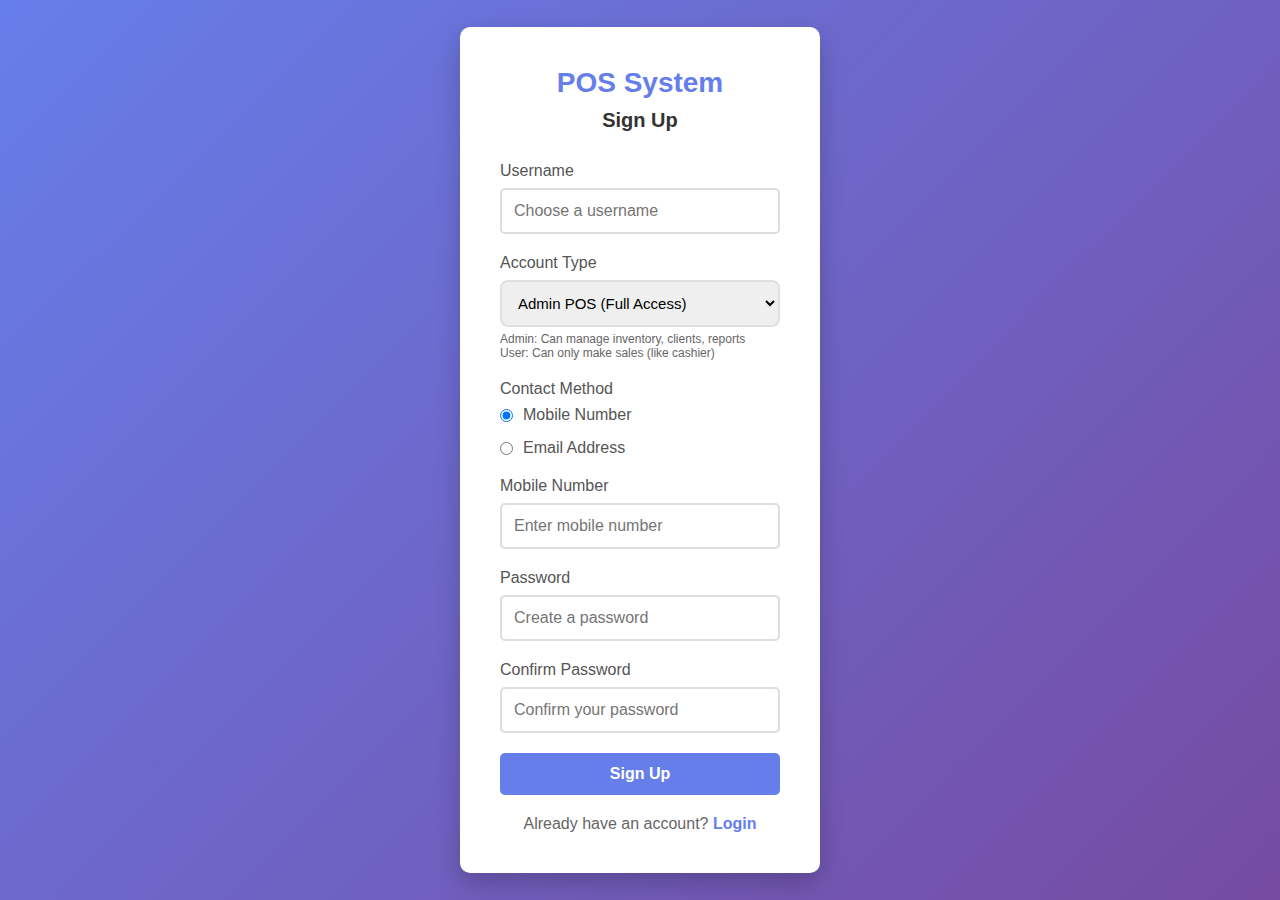
<file: signup.html>
<!DOCTYPE html>
<html lang="en">
<head>
    <meta charset="UTF-8">
    <meta name="viewport" content="width=device-width, initial-scale=1.0">
    <title>POS Sign Up</title>
    <link rel="stylesheet" href="style.css">
</head>
<body>
    <div class="container">
        <div class="login-box">
            <h1>POS System</h1>
            <h2>Sign Up</h2>
            
            <div id="errorMessage" class="error-message"></div>
            <div id="successMessage" class="success-message"></div>
            
            <form id="signupForm">
                <div class="input-group">
                    <label for="signupUsername">Username</label>
                    <input type="text" id="signupUsername" placeholder="Choose a username" required>
                </div>
                
                <div class="input-group">
                    <label>Account Type</label>
                    <select id="accountType" onchange="toggleAccountType()" style="width: 100%; padding: 12px; border: 2px solid #e0e0e0; border-radius: 8px; font-size: 15px;">
                        <option value="admin">Admin POS (Full Access)</option>
                        <option value="user">User POS (Limited Access)</option>
                    </select>
                    <small style="color: #666; font-size: 12px; margin-top: 5px; display: block;">
                        Admin: Can manage inventory, clients, reports<br>
                        User: Can only make sales (like cashier)
                    </small>
                </div>
                
                <div class="input-group">
                    <label>Contact Method</label>
                    <div class="contact-option">
                        <label>
                            <input type="radio" name="contactMethod" value="mobile" checked>
                            Mobile Number
                        </label>
                    </div>
                    <div class="contact-option">
                        <label>
                            <input type="radio" name="contactMethod" value="email">
                            Email Address
                        </label>
                    </div>
                </div>
                
                <div class="input-group" id="mobileGroup">
                    <label for="signupMobile">Mobile Number</label>
                    <input type="tel" id="signupMobile" placeholder="Enter mobile number">
                </div>
                
                <div class="input-group" id="emailGroup" style="display: none;">
                    <label for="signupEmail">Email Address</label>
                    <input type="email" id="signupEmail" placeholder="Enter email address">
                </div>
                
                <div class="input-group">
                    <label for="signupPassword">Password</label>
                    <input type="password" id="signupPassword" placeholder="Create a password" required>
                </div>
                
                <div class="input-group">
                    <label for="confirmPassword">Confirm Password</label>
                    <input type="password" id="confirmPassword" placeholder="Confirm your password" required>
                </div>
                
                <button type="submit" class="btn-primary">Sign Up</button>
            </form>
            
            <div class="signup-link">
                <p>Already have an account? <a href="index.html">Login</a></p>
            </div>
        </div>
    </div>
    
    <script src="signup.js"></script>
</body>
</html>
</file>
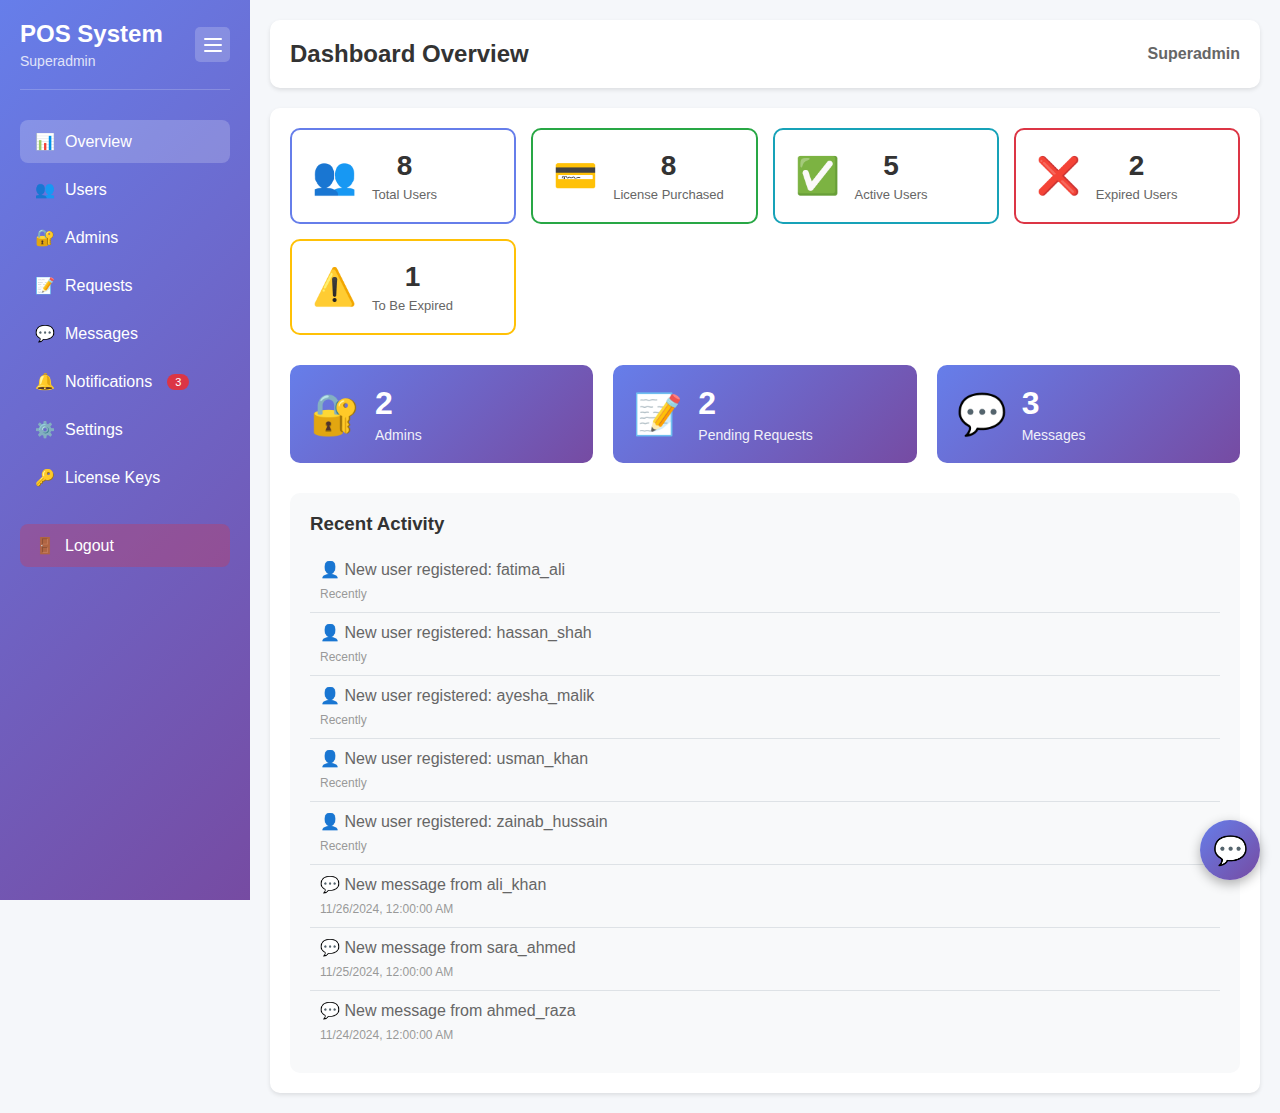
<file: superadmin.html>
<!DOCTYPE html>
<html lang="en">
<head>
    <meta charset="UTF-8">
    <meta name="viewport" content="width=device-width, initial-scale=1.0">
    <title>Superadmin Dashboard - POS</title>
    <link rel="stylesheet" href="superadmin.css">
    <link rel="stylesheet" href="chatbot.css">
</head>
<body>
    <div class="dashboard">
        <aside class="sidebar" id="superadminSidebar">
            <div class="logo" style="display: flex; justify-content: space-between; align-items: center;">
                <div>
                    <h2>POS System</h2>
                    <p>Superadmin</p>
                </div>
                <button onclick="toggleSuperadminSidebar()" style="background: rgba(255,255,255,0.2); border: none; color: white; width: 35px; height: 35px; border-radius: 5px; cursor: pointer; display: flex; align-items: center; justify-content: center;" title="Toggle Sidebar">
                    <span id="sidebarToggleIcon" style="display: flex; flex-direction: column; gap: 4px;">
                        <span style="display: block; width: 18px; height: 2px; background: white; border-radius: 2px;"></span>
                        <span style="display: block; width: 18px; height: 2px; background: white; border-radius: 2px;"></span>
                        <span style="display: block; width: 18px; height: 2px; background: white; border-radius: 2px;"></span>
                    </span>
                </button>
            </div>
            <nav class="nav-menu">
                <a href="#" class="nav-item active" onclick="showSection('overview')" data-tooltip="Overview"><span>📊</span> <span>Overview</span></a>
                <a href="#" class="nav-item" onclick="showSection('users')" data-tooltip="Users"><span>👥</span> <span>Users</span></a>
                <a href="#" class="nav-item" onclick="showSection('admins')" data-tooltip="Admins"><span>🔐</span> <span>Admins</span></a>
                <a href="#" class="nav-item" onclick="showSection('requests')" data-tooltip="Requests"><span>📝</span> <span>Requests</span></a>
                <a href="#" class="nav-item" onclick="showSection('messages')" data-tooltip="Messages"><span>💬</span> <span>Messages</span></a>
                <a href="#" class="nav-item" onclick="showSection('notifications')" data-tooltip="Notifications">
                    <span>🔔</span> <span>Notifications</span>
                    <span id="notificationBadge" style="background: #dc3545; color: white; padding: 2px 8px; border-radius: 10px; font-size: 11px; margin-left: 5px; display: none;">0</span>
                </a>
                <a href="#" class="nav-item" onclick="showSection('settings')" data-tooltip="Settings"><span>⚙️</span> <span>Settings</span></a>
                <a href="license-keys.html" class="nav-item" data-tooltip="License Keys"><span>🔑</span> <span>License Keys</span></a>
                <a href="index.html" class="nav-item logout" data-tooltip="Logout"><span>🚪</span> <span>Logout</span></a>
            </nav>
        </aside>
        
        <main class="main-content">
            <header class="top-bar">
                <h1 id="pageTitle">Dashboard Overview</h1>
                <div class="user-info">
                    <span>Superadmin</span>
                </div>
            </header>
            
            <div class="content">
                <!-- Overview Section -->
                <section id="overview" class="section active">
                    <div class="license-buttons">
                        <button class="license-btn total" onclick="filterUsers('total')">
                            <div class="btn-icon">👥</div>
                            <div class="btn-info">
                                <h3 id="totalUsersBtn">0</h3>
                                <p>Total Users</p>
                            </div>
                        </button>
                        <button class="license-btn purchased" onclick="filterUsers('purchased')">
                            <div class="btn-icon">💳</div>
                            <div class="btn-info">
                                <h3 id="purchasedUsers">0</h3>
                                <p>License Purchased</p>
                            </div>
                        </button>
                        <button class="license-btn active" onclick="filterUsers('active')">
                            <div class="btn-icon">✅</div>
                            <div class="btn-info">
                                <h3 id="activeUsers">0</h3>
                                <p>Active Users</p>
                            </div>
                        </button>
                        <button class="license-btn expired" onclick="filterUsers('expired')">
                            <div class="btn-icon">❌</div>
                            <div class="btn-info">
                                <h3 id="expiredUsers">0</h3>
                                <p>Expired Users</p>
                            </div>
                        </button>
                        <button class="license-btn expiring" onclick="filterUsers('expiring')">
                            <div class="btn-icon">⚠️</div>
                            <div class="btn-info">
                                <h3 id="expiringUsers">0</h3>
                                <p>To Be Expired</p>
                            </div>
                        </button>
                    </div>
                    
                    <div class="stats-grid">
                        <div class="stat-card" onclick="showSection('admins')" style="cursor: pointer;">
                            <div class="stat-icon">🔐</div>
                            <div class="stat-info">
                                <h3 id="totalAdmins">0</h3>
                                <p>Admins</p>
                            </div>
                        </div>
                        <div class="stat-card" onclick="window.location.href='license-requests.html'" style="cursor: pointer;">
                            <div class="stat-icon">📝</div>
                            <div class="stat-info">
                                <h3 id="pendingRequests">0</h3>
                                <p>Pending Requests</p>
                            </div>
                        </div>
                        <div class="stat-card" onclick="window.location.href='messages.html'" style="cursor: pointer;">
                            <div class="stat-icon">💬</div>
                            <div class="stat-info">
                                <h3 id="totalMessages">0</h3>
                                <p>Messages</p>
                            </div>
                        </div>
                    </div>
                    
                    <div class="charts-grid">
                        <div class="chart-card">
                            <h3>Recent Activity</h3>
                            <div id="activityList"></div>
                        </div>
                    </div>
                </section>
                
                <!-- Users Section -->
                <section id="users" class="section">
                    <div class="section-header">
                        <h2>User Management</h2>
                        <div>
                            <select id="userFilter" onchange="loadUsers()">
                                <option value="all">All Users</option>
                                <option value="purchased">License Purchased</option>
                                <option value="active">Active</option>
                                <option value="expired">Expired</option>
                                <option value="expiring">To Be Expired</option>
                            </select>
                            <button class="btn-primary" onclick="showAddUserModal()">+ Add User</button>
                        </div>
                    </div>
                    <div class="table-container">
                        <table class="data-table">
                            <thead>
                                <tr>
                                    <th>Username</th>
                                    <th>Contact</th>
                                    <th>License Status</th>
                                    <th>Expiry Date</th>
                                    <th>Days Left</th>
                                    <th>Actions</th>
                                </tr>
                            </thead>
                            <tbody id="usersTableBody"></tbody>
                        </table>
                    </div>
                </section>
                
                <!-- Admins Section -->
                <section id="admins" class="section">
                    <div class="section-header">
                        <h2>Admin Management</h2>
                        <button class="btn-primary" onclick="showAddAdminModal()">+ Add Admin</button>
                    </div>
                    <div class="table-container">
                        <table class="data-table">
                            <thead>
                                <tr>
                                    <th>Username</th>
                                    <th>Email</th>
                                    <th>Password</th>
                                    <th>Status</th>
                                    <th>Actions</th>
                                </tr>
                            </thead>
                            <tbody id="adminsTableBody"></tbody>
                        </table>
                    </div>
                </section>
                
                <!-- Requests Section -->
                <section id="requests" class="section">
                    <h2>Forget Key Requests</h2>
                    <div id="requestsList"></div>
                </section>
                
                <!-- Messages Section -->
                <section id="messages" class="section">
                    <h2>User Messages</h2>
                    <div id="messagesList"></div>
                </section>
                
                <!-- Notifications Section -->
                <section id="notifications" class="section">
                    <div class="section-header">
                        <h2>🔔 Chatbot Notifications</h2>
                        <button class="btn-primary" onclick="sendBroadcastNotification()">📢 Send Notification</button>
                    </div>
                    <div id="notificationsList"></div>
                </section>
                
                <!-- Settings Section -->
                <section id="settings" class="section">
                    <h2>System Settings</h2>
                    <div class="settings-grid">
                        <div class="setting-card">
                            <h3>Security</h3>
                            <label>
                                <input type="checkbox" id="requireApproval" checked>
                                Require admin approval for password reset
                            </label>
                            <label>
                                <input type="checkbox" id="twoFactorAuth">
                                Enable two-factor authentication
                            </label>
                        </div>
                        <div class="setting-card">
                            <h3>System</h3>
                            <button class="btn-secondary" onclick="clearAllData()">Clear All Data</button>
                            <button class="btn-secondary" onclick="exportData()">Export Data</button>
                        </div>
                    </div>
                </section>
            </div>
        </main>
    </div>
    
    <!-- Add User Modal -->
    <div id="addUserModal" class="modal">
        <div class="modal-content">
            <span class="close" onclick="closeModal('addUserModal')">&times;</span>
            <h2>Add New User</h2>
            <form id="addUserForm">
                <div class="input-group">
                    <label>Username</label>
                    <input type="text" id="newUsername" required>
                </div>
                <div class="input-group">
                    <label>Password</label>
                    <input type="password" id="newPassword" required>
                </div>
                <div class="input-group">
                    <label>Mobile</label>
                    <input type="tel" id="newMobile">
                </div>
                <div class="input-group">
                    <label>Email</label>
                    <input type="email" id="newEmail">
                </div>
                <div class="input-group">
                    <label>License Type</label>
                    <select id="licenseType" required onchange="updateLicenseFee()">
                        <option value="monthly">Monthly License (30 days) - Rs. 1,000</option>
                        <option value="lifetime">Lifetime License - Rs. 5,000</option>
                    </select>
                </div>
                <div class="input-group">
                    <label>License Fee</label>
                    <input type="text" id="licenseFee" readonly value="Rs. 1,000">
                </div>
                <button type="submit" class="btn-primary">Add User</button>
            </form>
        </div>
    </div>
    
    <!-- Edit User Modal with Features Control -->
    <div id="editUserModal" class="modal">
        <div class="modal-content" style="max-width: 700px;">
            <span class="close" onclick="closeModal('editUserModal')">&times;</span>
            <h2>✏️ Edit User & Features</h2>
            <form id="editUserForm">
                <input type="hidden" id="editUserIndex">
                
                <div style="display: grid; grid-template-columns: 1fr 1fr; gap: 15px;">
                    <div class="input-group">
                        <label>Username</label>
                        <input type="text" id="editUsername" required>
                    </div>
                    <div class="input-group">
                        <label>Mobile</label>
                        <input type="tel" id="editMobile">
                    </div>
                    <div class="input-group">
                        <label>Email</label>
                        <input type="email" id="editEmail">
                    </div>
                    <div class="input-group">
                        <label>Password <small>(leave empty to keep)</small></label>
                        <input type="password" id="editPassword" placeholder="New password">
                    </div>
                    <div class="input-group">
                        <label>License Type</label>
                        <select id="editLicenseType">
                            <option value="trial">Trial</option>
                            <option value="monthly">Monthly</option>
                            <option value="lifetime">Lifetime</option>
                        </select>
                    </div>
                    <div class="input-group">
                        <label>Status</label>
                        <select id="editUserStatus">
                            <option value="active">Active</option>
                            <option value="inactive">Inactive</option>
                            <option value="suspended">Suspended</option>
                        </select>
                    </div>
                </div>
                
                <h3 style="margin: 20px 0 15px 0; border-top: 2px solid #e0e0e0; padding-top: 15px;">🔐 Feature Access Control</h3>
                <p style="color: #666; font-size: 13px; margin-bottom: 15px;">Enable or disable features for this user</p>
                
                <div style="display: grid; grid-template-columns: repeat(3, 1fr); gap: 10px;">
                    <label style="display: flex; align-items: center; gap: 8px; padding: 10px; background: #f8f9fa; border-radius: 8px; cursor: pointer;">
                        <input type="checkbox" id="feat_inventory" checked> 📦 Inventory
                    </label>
                    <label style="display: flex; align-items: center; gap: 8px; padding: 10px; background: #f8f9fa; border-radius: 8px; cursor: pointer;">
                        <input type="checkbox" id="feat_clients" checked> 👥 Clients
                    </label>
                    <label style="display: flex; align-items: center; gap: 8px; padding: 10px; background: #f8f9fa; border-radius: 8px; cursor: pointer;">
                        <input type="checkbox" id="feat_subdealers" checked> 🤝 Subdealers
                    </label>
                    <label style="display: flex; align-items: center; gap: 8px; padding: 10px; background: #f8f9fa; border-radius: 8px; cursor: pointer;">
                        <input type="checkbox" id="feat_reports" checked> 📊 Reports
                    </label>
                    <label style="display: flex; align-items: center; gap: 8px; padding: 10px; background: #f8f9fa; border-radius: 8px; cursor: pointer;">
                        <input type="checkbox" id="feat_expenses" checked> 💸 Expenses
                    </label>
                    <label style="display: flex; align-items: center; gap: 8px; padding: 10px; background: #f8f9fa; border-radius: 8px; cursor: pointer;">
                        <input type="checkbox" id="feat_cashRegister" checked> 💰 Cash Register
                    </label>
                    <label style="display: flex; align-items: center; gap: 8px; padding: 10px; background: #f8f9fa; border-radius: 8px; cursor: pointer;">
                        <input type="checkbox" id="feat_purchaseOrders" checked> 📋 Purchase Orders
                    </label>
                    <label style="display: flex; align-items: center; gap: 8px; padding: 10px; background: #f8f9fa; border-radius: 8px; cursor: pointer;">
                        <input type="checkbox" id="feat_discounts" checked> 🎁 Discounts
                    </label>
                    <label style="display: flex; align-items: center; gap: 8px; padding: 10px; background: #f8f9fa; border-radius: 8px; cursor: pointer;">
                        <input type="checkbox" id="feat_returns" checked> 🔄 Returns
                    </label>
                    <label style="display: flex; align-items: center; gap: 8px; padding: 10px; background: #f8f9fa; border-radius: 8px; cursor: pointer;">
                        <input type="checkbox" id="feat_suppliers" checked> 🏭 Suppliers
                    </label>
                    <label style="display: flex; align-items: center; gap: 8px; padding: 10px; background: #f8f9fa; border-radius: 8px; cursor: pointer;">
                        <input type="checkbox" id="feat_users" checked> 👤 User Management
                    </label>
                    <label style="display: flex; align-items: center; gap: 8px; padding: 10px; background: #f8f9fa; border-radius: 8px; cursor: pointer;">
                        <input type="checkbox" id="feat_backup" checked> 💾 Backup
                    </label>
                    <label style="display: flex; align-items: center; gap: 8px; padding: 10px; background: #f8f9fa; border-radius: 8px; cursor: pointer;">
                        <input type="checkbox" id="feat_settings" checked> ⚙️ Settings
                    </label>
                    <label style="display: flex; align-items: center; gap: 8px; padding: 10px; background: #f8f9fa; border-radius: 8px; cursor: pointer;">
                        <input type="checkbox" id="feat_activityLogs" checked> 📝 Activity Logs
                    </label>
                    <label style="display: flex; align-items: center; gap: 8px; padding: 10px; background: #f8f9fa; border-radius: 8px; cursor: pointer;">
                        <input type="checkbox" id="feat_barcode" checked> 📷 Barcode
                    </label>
                </div>
                
                <button type="submit" class="btn-primary" style="width: 100%; margin-top: 20px;">💾 Save Changes</button>
            </form>
        </div>
    </div>

    <!-- Add Admin Modal -->
    <div id="addAdminModal" class="modal">
        <div class="modal-content">
            <span class="close" onclick="closeModal('addAdminModal')">&times;</span>
            <h2>Add New Admin</h2>
            <form id="addAdminForm">
                <div class="input-group">
                    <label>Username</label>
                    <input type="text" id="newAdminUsername" required>
                </div>
                <div class="input-group">
                    <label>Password</label>
                    <input type="password" id="newAdminPassword" required>
                </div>
                <div class="input-group">
                    <label>Email</label>
                    <input type="email" id="newAdminEmail" required>
                </div>
                <button type="submit" class="btn-primary">Add Admin</button>
            </form>
        </div>
    </div>
    
    <!-- Edit Admin Modal -->
    <div id="editAdminModal" class="modal">
        <div class="modal-content">
            <span class="close" onclick="closeModal('editAdminModal')">&times;</span>
            <h2>Edit Admin</h2>
            <form id="editAdminForm">
                <input type="hidden" id="editAdminIndex">
                <div class="input-group">
                    <label>Username</label>
                    <input type="text" id="editAdminUsername" required>
                </div>
                <div class="input-group">
                    <label>Email</label>
                    <input type="email" id="editAdminEmail" required>
                </div>
                <div class="input-group">
                    <label>Password</label>
                    <div style="position: relative;">
                        <input type="password" id="editAdminPassword" required>
                        <button type="button" onclick="toggleEditPassword()" style="position: absolute; right: 10px; top: 50%; transform: translateY(-50%); background: none; border: none; cursor: pointer; font-size: 18px;">👁️</button>
                    </div>
                </div>
                <button type="submit" class="btn-primary">Update Admin</button>
            </form>
        </div>
    </div>
    
    <!-- Reply to User Modal -->
    <div id="replyModal" class="modal">
        <div class="modal-content" style="max-width: 600px;">
            <span class="close" onclick="closeModal('replyModal')">&times;</span>
            <h2>💬 Reply to User</h2>
            <div id="replyUserInfo" style="background: #f8f9fa; padding: 15px; border-radius: 8px; margin: 15px 0;"></div>
            <div class="input-group">
                <label>Your Reply</label>
                <textarea id="replyText" rows="4" placeholder="Type your reply here..." required></textarea>
            </div>
            <button class="btn-primary" onclick="sendReply()" style="width: 100%;">📤 Send Reply</button>
        </div>
    </div>
    
    <!-- Broadcast Notification Modal -->
    <div id="broadcastModal" class="modal">
        <div class="modal-content" style="max-width: 600px;">
            <span class="close" onclick="closeModal('broadcastModal')">&times;</span>
            <h2>📢 Send Notification</h2>
            <form id="broadcastForm">
                <div class="input-group">
                    <label>Send To</label>
                    <select id="broadcastRecipient" onchange="toggleUserSelect()">
                        <option value="all">All Users</option>
                        <option value="specific">Specific User</option>
                    </select>
                </div>
                <div class="input-group" id="userSelectGroup" style="display: none;">
                    <label>Select User</label>
                    <select id="specificUser"></select>
                </div>
                <div class="input-group">
                    <label>Title</label>
                    <input type="text" id="broadcastTitle" placeholder="Notification title" required>
                </div>
                <div class="input-group">
                    <label>Message</label>
                    <textarea id="broadcastMessage" rows="4" placeholder="Notification message" required></textarea>
                </div>
                <button type="submit" class="btn-primary" style="width: 100%;">Send Notification</button>
            </form>
        </div>
    </div>
    
    <!-- Chatbot Widget -->
    <button id="chatbotToggle" class="chatbot-toggle">💬</button>
    <div id="chatbotContainer" class="chatbot-container">
        <div class="chatbot-header">
            <div>
                <h3>POS Support</h3>
                <div class="status">🟢 Online 24/7</div>
            </div>
            <div class="header-buttons">
                <button id="minimizeChatbot" class="minimize-btn">−</button>
                <button id="closeChatbot" class="close-btn">×</button>
            </div>
        </div>
        <div id="chatMessages" class="chatbot-messages"></div>
        <div class="chatbot-input">
            <input type="file" id="imageInput" accept="image/*" style="display: none;">
            <button id="attachImage" class="attach-btn" title="Attach Image">📎</button>
            <input type="text" id="chatInput" placeholder="Type your message...">
            <button id="sendMessage">Send</button>
        </div>
    </div>
    
    <script src="chatbot.js"></script>
    <script src="superadmin-common.js"></script>
    <script src="superadmin.js"></script>
</body>
</html>
</file>
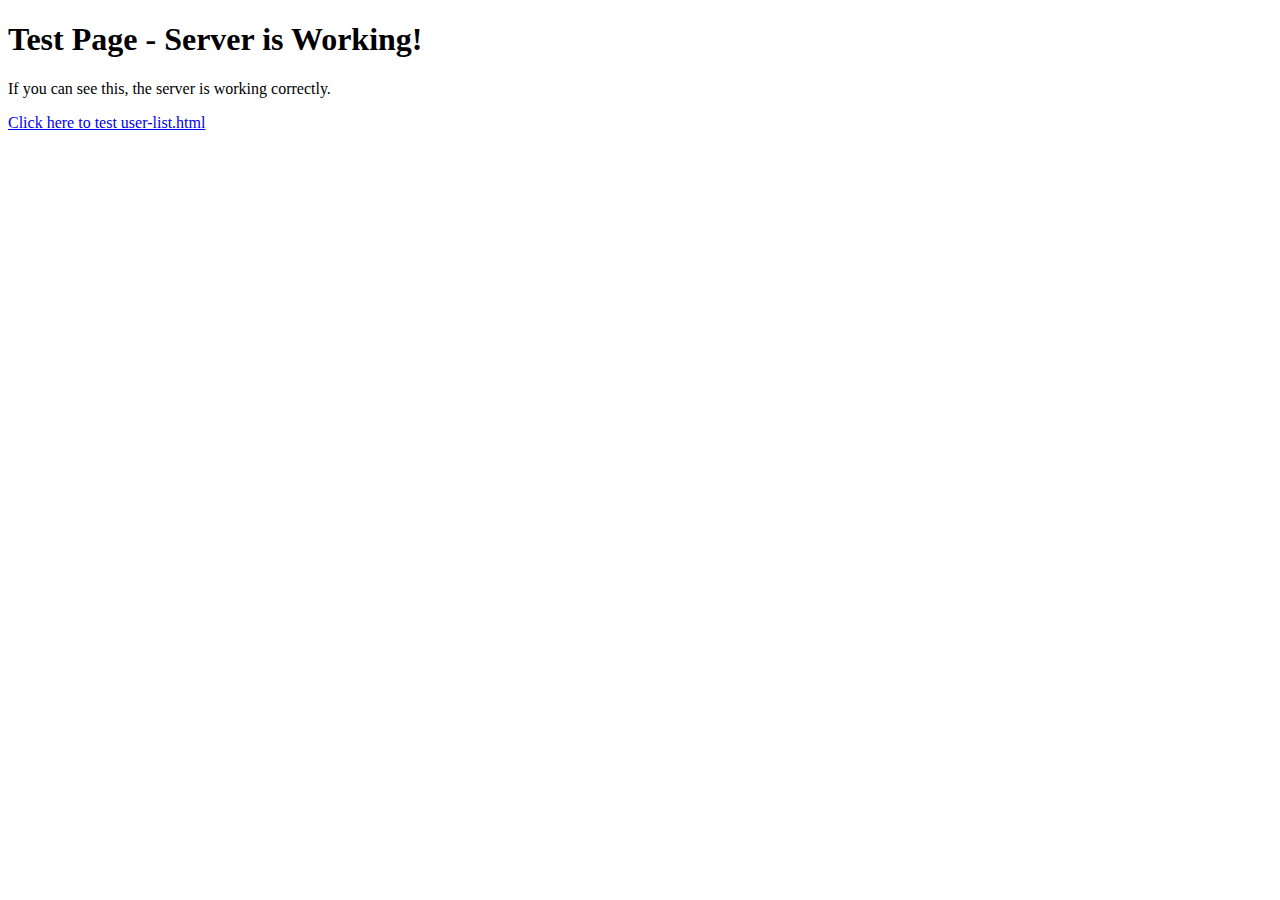
<file: test.html>
<!DOCTYPE html>
<html>
<head>
    <title>Test Page</title>
</head>
<body>
    <h1>Test Page - Server is Working!</h1>
    <p>If you can see this, the server is working correctly.</p>
    <a href="user-list.html?filter=total">Click here to test user-list.html</a>
</body>
</html>
</file>
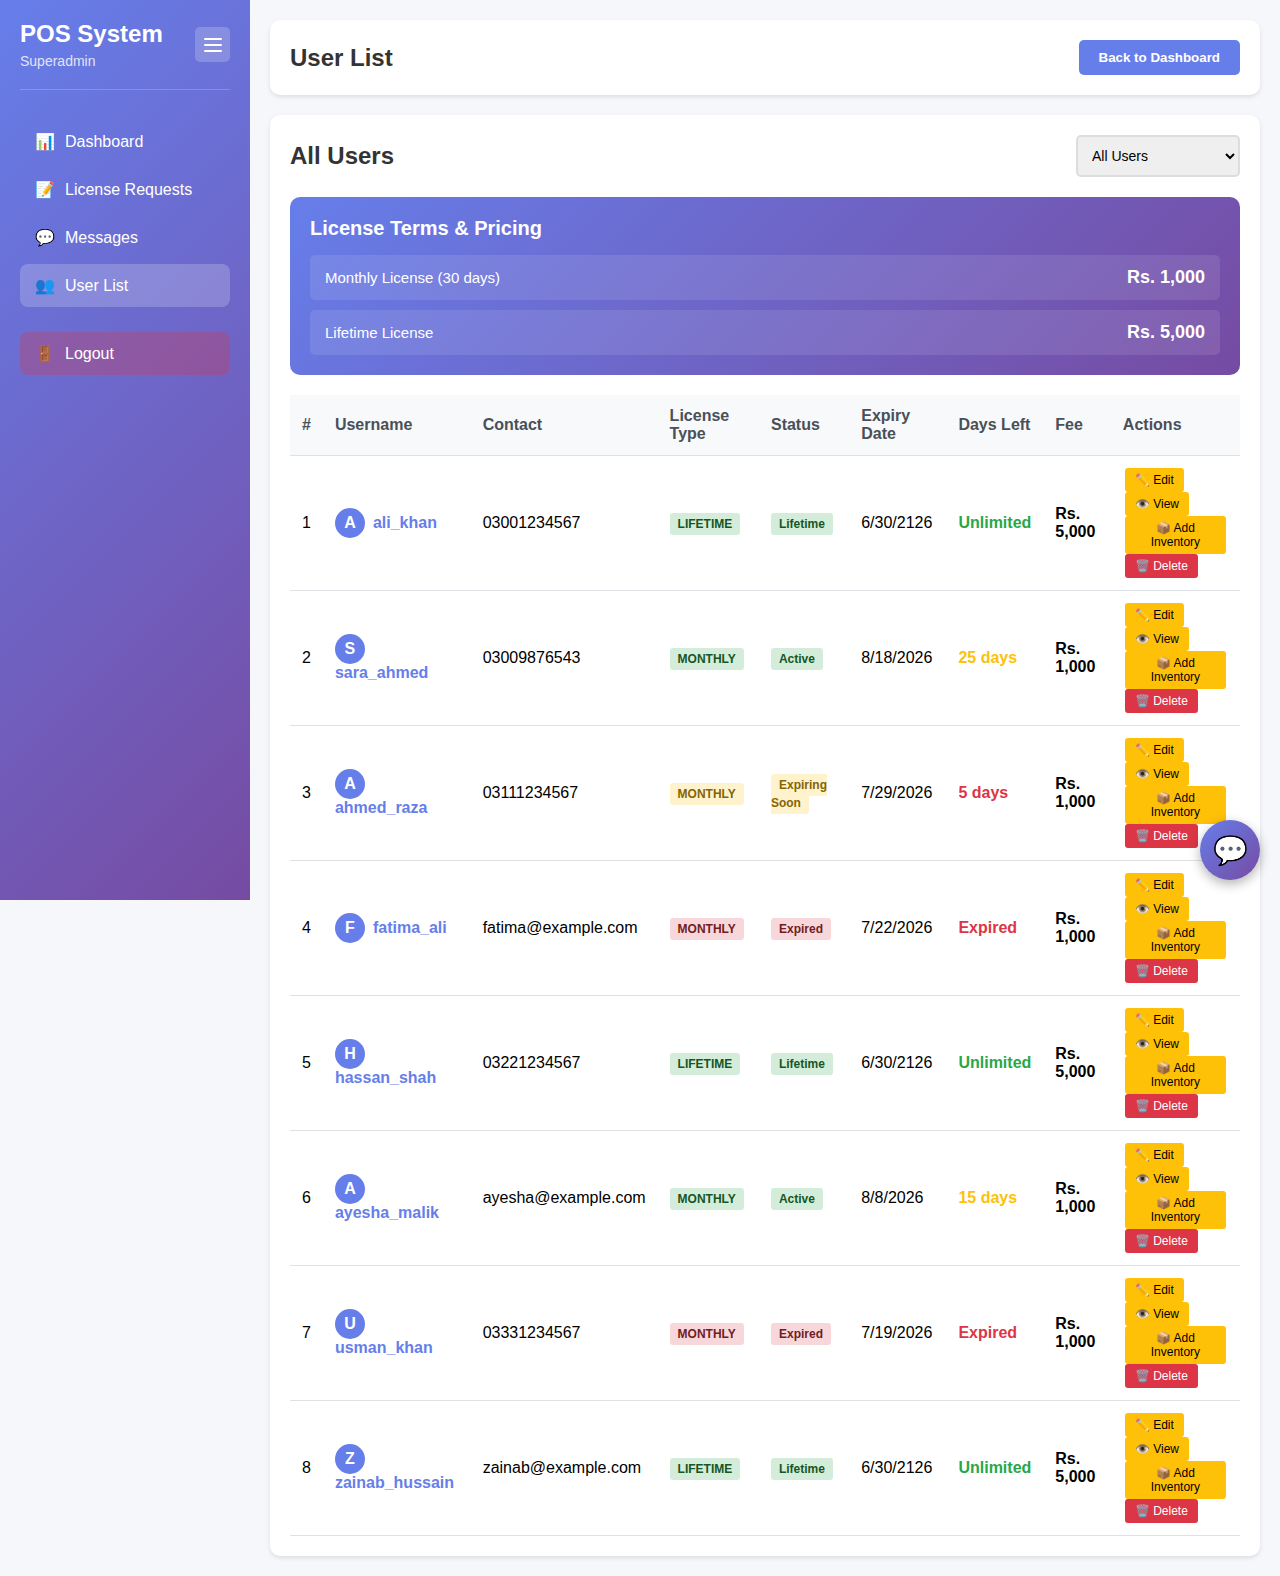
<file: user-list.html>
<!DOCTYPE html>
<html lang="en">
<head>
    <meta charset="UTF-8">
    <meta name="viewport" content="width=device-width, initial-scale=1.0">
    <title>User List - POS</title>
    <link rel="stylesheet" href="superadmin.css">
    <link rel="stylesheet" href="chatbot.css">
</head>
<body>
    <div class="dashboard">
        <aside class="sidebar">
            <div class="logo">
                <h2>POS System</h2>
                <p>Superadmin</p>
            </div>
            <nav class="nav-menu">
                <a href="superadmin.html" class="nav-item">📊 Dashboard</a>
                <a href="license-requests.html" class="nav-item">📝 License Requests</a>
                <a href="messages.html" class="nav-item">💬 Messages</a>
                <a href="#" class="nav-item active">👥 User List</a>
                <a href="index.html" class="nav-item logout">🚪 Logout</a>
            </nav>
        </aside>
        
        <main class="main-content">
            <header class="top-bar">
                <h1 id="pageTitle">User List</h1>
                <div class="user-info">
                    <button class="btn-primary" onclick="window.location.href='superadmin.html'">Back to Dashboard</button>
                </div>
            </header>
            
            <div class="content">
                <div class="section-header">
                    <h2 id="listTitle">All Users</h2>
                    <div>
                        <select id="userFilter" onchange="loadFilteredUsers()">
                            <option value="all">All Users</option>
                            <option value="purchased">License Purchased</option>
                            <option value="active">Active Users</option>
                            <option value="expired">Expired Users</option>
                            <option value="expiring">To Be Expired</option>
                        </select>
                    </div>
                </div>
                
                <div class="license-info-cards">
                    <div class="info-card">
                        <h3>License Terms & Pricing</h3>
                        <div class="price-list">
                            <div class="price-item">
                                <span class="price-label">Monthly License (30 days)</span>
                                <span class="price-value">Rs. 1,000</span>
                            </div>
                            <div class="price-item">
                                <span class="price-label">Lifetime License</span>
                                <span class="price-value">Rs. 5,000</span>
                            </div>
                        </div>
                    </div>
                </div>
                
                <div class="table-container">
                    <table class="data-table">
                        <thead>
                            <tr>
                                <th>#</th>
                                <th>Username</th>
                                <th>Contact</th>
                                <th>License Type</th>
                                <th>Status</th>
                                <th>Expiry Date</th>
                                <th>Days Left</th>
                                <th>Fee</th>
                                <th>Actions</th>
                            </tr>
                        </thead>
                        <tbody id="usersTableBody"></tbody>
                    </table>
                </div>
            </div>
        </main>
    </div>
    
    <!-- Chatbot Widget -->
    <button id="chatbotToggle" class="chatbot-toggle">💬</button>
    <div id="chatbotContainer" class="chatbot-container">
        <div class="chatbot-header">
            <div>
                <h3>POS Support</h3>
                <div class="status">🟢 Online 24/7</div>
            </div>
            <div class="header-buttons">
                <button id="minimizeChatbot" class="minimize-btn">−</button>
                <button id="closeChatbot" class="close-btn">×</button>
            </div>
        </div>
        <div id="chatMessages" class="chatbot-messages"></div>
        <div class="chatbot-input">
            <input type="file" id="imageInput" accept="image/*" style="display: none;">
            <button id="attachImage" class="attach-btn" title="Attach Image">📎</button>
            <input type="text" id="chatInput" placeholder="Type your message...">
            <button id="sendMessage">Send</button>
        </div>
    </div>
    
    <script src="superadmin-common.js"></script>
    <script src="chatbot.js"></script>
    <script src="user-list.js"></script>
</body>
</html>
</file>
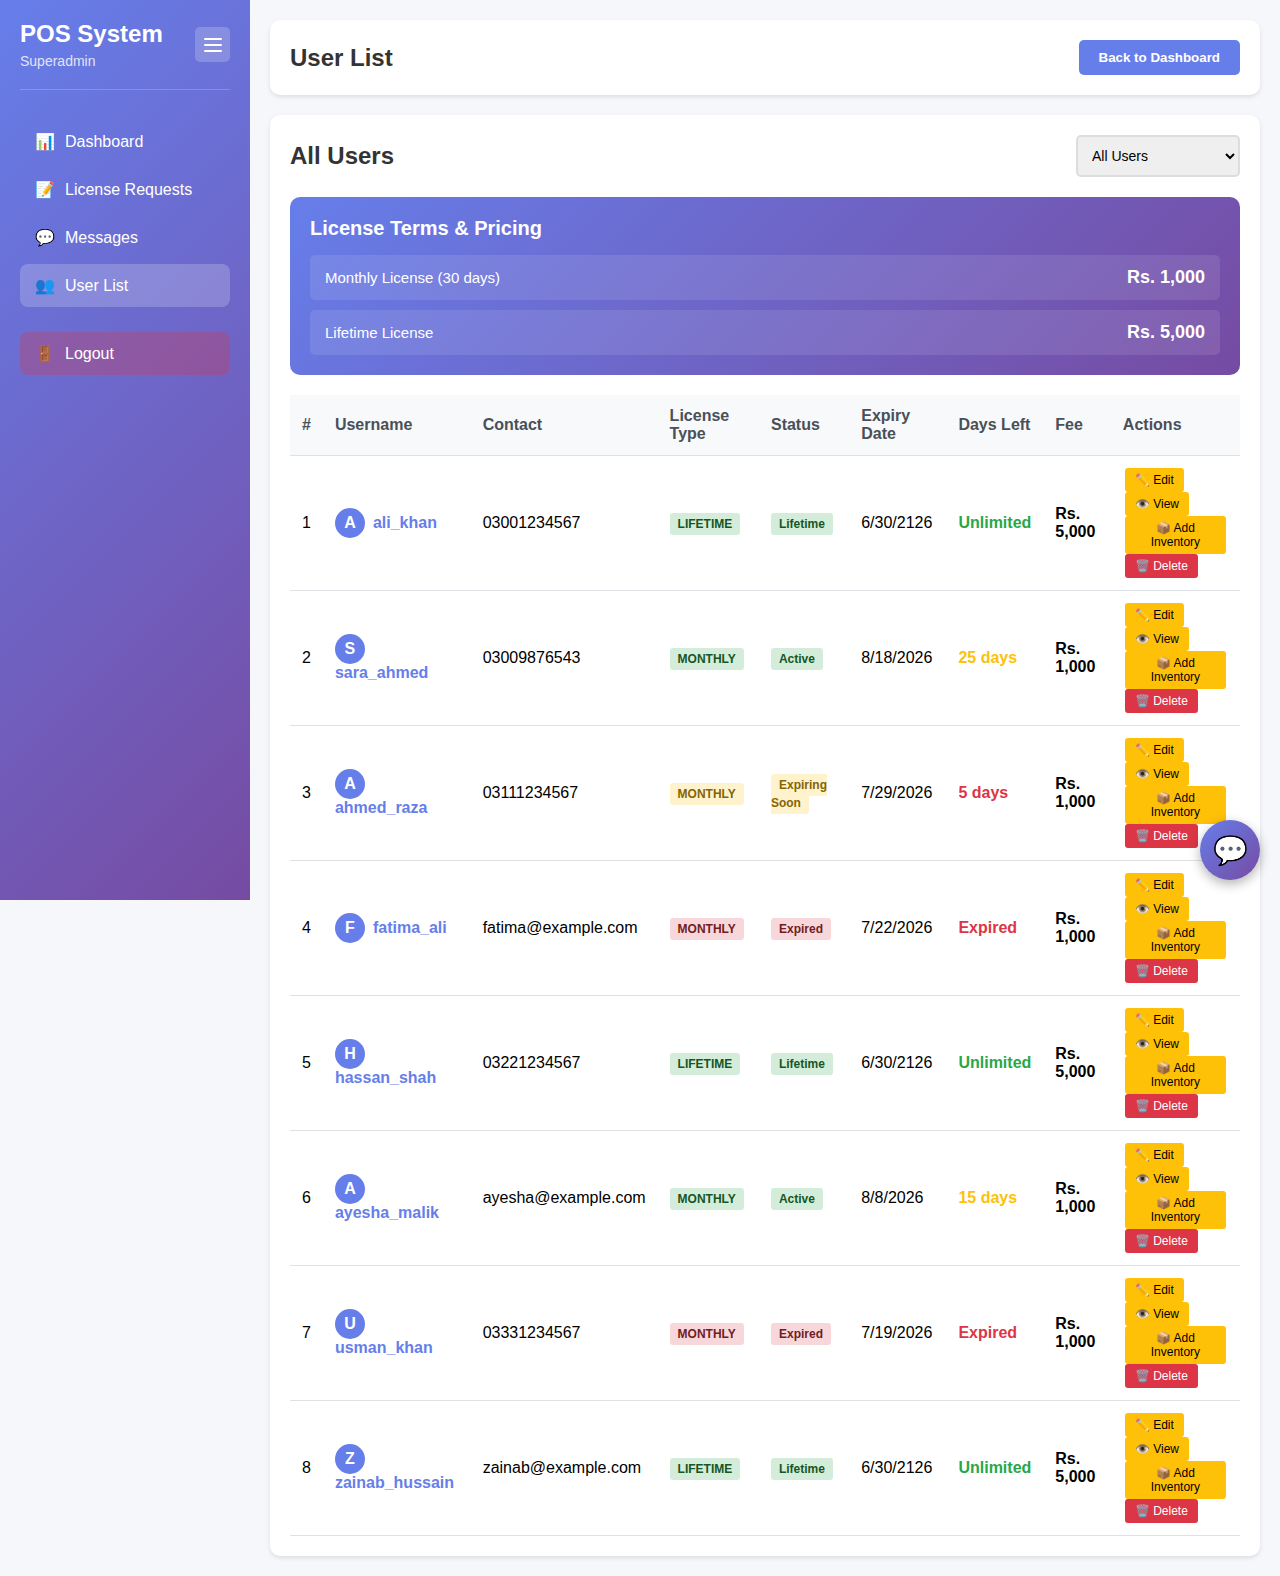
<file: user-profile.html>
<!DOCTYPE html>
<html lang="en">
<head>
    <meta charset="UTF-8">
    <meta name="viewport" content="width=device-width, initial-scale=1.0">
    <title>User Profile - POS</title>
    <link rel="stylesheet" href="superadmin.css">
    <link rel="stylesheet" href="user-profile.css">
    <link rel="stylesheet" href="chatbot.css">
</head>
<body>
    <div class="dashboard">
        <aside class="sidebar" id="userProfileSidebar">
            <div class="logo" style="display: flex; justify-content: space-between; align-items: center;">
                <div>
                    <h2>POS System</h2>
                    <p>Superadmin</p>
                </div>
                <button onclick="toggleUserProfileSidebar()" style="background: rgba(255,255,255,0.2); border: none; color: white; width: 35px; height: 35px; border-radius: 5px; cursor: pointer; display: flex; align-items: center; justify-content: center;" title="Toggle Sidebar">
                    <span id="userSidebarToggleIcon" style="display: flex; flex-direction: column; gap: 4px;">
                        <span style="display: block; width: 18px; height: 2px; background: white; border-radius: 2px;"></span>
                        <span style="display: block; width: 18px; height: 2px; background: white; border-radius: 2px;"></span>
                        <span style="display: block; width: 18px; height: 2px; background: white; border-radius: 2px;"></span>
                    </span>
                </button>
            </div>
            <nav class="nav-menu">
                <a href="superadmin.html" class="nav-item" data-tooltip="Dashboard"><span>📊</span> <span>Dashboard</span></a>
                <a href="license-requests.html" class="nav-item" data-tooltip="License Requests"><span>📝</span> <span>License Requests</span></a>
                <a href="messages.html" class="nav-item" data-tooltip="Messages"><span>💬</span> <span>Messages</span></a>
                <a href="user-list.html" class="nav-item" data-tooltip="User List"><span>👥</span> <span>User List</span></a>
                <a href="#" class="nav-item active" data-tooltip="User Profile"><span>👤</span> <span>User Profile</span></a>
                <a href="index.html" class="nav-item logout" data-tooltip="Logout"><span>🚪</span> <span>Logout</span></a>
            </nav>
        </aside>
        
        <main class="main-content">
            <header class="top-bar">
                <h1>User Profile</h1>
                <div class="user-info">
                    <button class="btn-primary" onclick="window.history.back()">← Back</button>
                </div>
            </header>
            
            <div class="content">
                <!-- User Info Card -->
                <div class="profile-header">
                    <div class="profile-avatar">
                        <div class="avatar-circle" id="userAvatar">U</div>
                        <input type="file" id="profilePicInput" accept="image/*" style="display: none;">
                        <button class="upload-btn" onclick="document.getElementById('profilePicInput').click()">📷 Change Photo</button>
                    </div>
                    <div class="profile-info">
                        <h2 id="userName">User Name</h2>
                        <p id="userContact">Contact Info</p>
                        <span class="status-badge" id="userStatus">Active</span>
                    </div>
                    <div class="profile-stats-mini">
                        <div class="mini-stat">
                            <span class="mini-label">License</span>
                            <span class="mini-value" id="userLicense">Lifetime</span>
                        </div>
                        <div class="mini-stat">
                            <span class="mini-label">Expiry</span>
                            <span class="mini-value" id="userExpiry">N/A</span>
                        </div>
                    </div>
                    <div class="profile-actions">
                        <button class="btn-features" id="toggleProfileBtn" onclick="toggleProfileStatus()" style="background: linear-gradient(135deg, #dc3545 0%, #c82333 100%);">
                            🔒 Disable Profile
                        </button>
                    </div>
                </div>
                
                <!-- Business Stats -->
                <div class="business-stats">
                    <div class="stat-box revenue">
                        <div class="stat-icon">💰</div>
                        <div class="stat-details">
                            <h3 id="totalRevenue">Rs. 0</h3>
                            <p>Total Revenue</p>
                        </div>
                    </div>
                    <div class="stat-box budget" onclick="showBudgetDetails()" style="cursor: pointer;" title="Click to view details">
                        <div class="stat-icon">🏪</div>
                        <div class="stat-details">
                            <h3 id="shopBudget">Rs. 0</h3>
                            <p>Shop Budget</p>
                        </div>
                    </div>
                    <div class="stat-box sales" onclick="showTab('sales')" style="cursor: pointer;" title="Click to view sales"></div>
                        <div class="stat-icon">📈</div>
                        <div class="stat-details">
                            <h3 id="totalSales">0</h3>
                            <p>Total Sales</p>
                        </div>
                    </div>
                    <div class="stat-box purchases" onclick="showTab('purchases')" style="cursor: pointer;" title="Click to view purchases">
                        <div class="stat-icon">🛒</div>
                        <div class="stat-details">
                            <h3 id="totalPurchases">0</h3>
                            <p>Total Purchases</p>
                        </div>
                    </div>
                    <div class="stat-box items" onclick="showTab('inventory')" style="cursor: pointer;" title="Click to view inventory">
                        <div class="stat-icon">📦</div>
                        <div class="stat-details">
                            <h3 id="totalItems">0</h3>
                            <p>Total Items</p>
                        </div>
                    </div>
                </div>
                
                <!-- Tabs -->
                <div class="profile-tabs">
                    <button class="tab-btn active" onclick="showTab('sales')">Sales</button>
                    <button class="tab-btn" onclick="showTab('purchases')">Purchases</button>
                    <button class="tab-btn" onclick="showTab('products')">Products</button>
                    <button class="tab-btn" onclick="showTab('inventory')">Inventory</button>
                    <button class="tab-btn" onclick="showTab('settings')">⚙️ Settings</button>
                </div>
                
                <!-- Export Button (only if feature enabled) -->
                <div id="exportButtonContainer" style="margin-top: 15px; text-align: center; display: none;">
                    <div style="background: white; padding: 20px; border-radius: 10px; box-shadow: 0 2px 4px rgba(0,0,0,0.1); max-width: 600px; margin: 0 auto;">
                        <h3 style="margin-bottom: 15px; color: #333;">📤 Export Transactions</h3>
                        <div style="display: flex; gap: 15px; align-items: end; justify-content: center; flex-wrap: wrap;">
                            <div style="flex: 1; min-width: 150px;">
                                <label style="display: block; margin-bottom: 5px; color: #666; font-weight: 500;">From Date</label>
                                <input type="date" id="exportFromDate" style="width: 100%; padding: 10px; border: 2px solid #ddd; border-radius: 5px; font-size: 14px;">
                            </div>
                            <div style="flex: 1; min-width: 150px;">
                                <label style="display: block; margin-bottom: 5px; color: #666; font-weight: 500;">To Date</label>
                                <input type="date" id="exportToDate" style="width: 100%; padding: 10px; border: 2px solid #ddd; border-radius: 5px; font-size: 14px;">
                            </div>
                            <button class="btn-primary" onclick="exportTransactions()" style="padding: 12px 30px; white-space: nowrap;">
                                📥 Export to Excel
                            </button>
                        </div>
                        <p style="color: #999; font-size: 13px; margin-top: 10px; margin-bottom: 0;">
                            💡 Leave dates empty to export today's transactions only
                        </p>
                    </div>
                </div>
                
                <!-- Sales Tab -->
                <div id="sales" class="tab-content active">
                    <h3>Recent Sales</h3>
                    <div class="table-container">
                        <table class="data-table">
                            <thead>
                                <tr>
                                    <th>Date</th>
                                    <th>Product</th>
                                    <th>Quantity</th>
                                    <th>Price</th>
                                    <th>Total</th>
                                    <th>Customer</th>
                                </tr>
                            </thead>
                            <tbody id="salesTableBody"></tbody>
                        </table>
                    </div>
                </div>
                
                <!-- Purchases Tab -->
                <div id="purchases" class="tab-content">
                    <h3>Recent Purchases</h3>
                    <div class="table-container">
                        <table class="data-table">
                            <thead>
                                <tr>
                                    <th>Date</th>
                                    <th>Product</th>
                                    <th>Quantity</th>
                                    <th>Cost</th>
                                    <th>Total</th>
                                    <th>Supplier</th>
                                </tr>
                            </thead>
                            <tbody id="purchasesTableBody"></tbody>
                        </table>
                    </div>
                </div>
                
                <!-- Products Tab -->
                <div id="products" class="tab-content">
                    <h3>Products Catalog</h3>
                    <div class="products-grid" id="productsGrid"></div>
                </div>
                
                <!-- Inventory Tab -->
                <div id="inventory" class="tab-content">
                    <div style="display: flex; justify-content: space-between; align-items: center; margin-bottom: 20px;">
                        <h3 style="margin: 0;">Inventory Status</h3>
                        <button class="btn-primary" onclick="showAddInventoryModal()">➕ Add Item</button>
                    </div>
                    <div class="table-container"></div>
                        <table class="data-table">
                            <thead>
                                <tr>
                                    <th>Product</th>
                                    <th>Category</th>
                                    <th>Stock</th>
                                    <th>Unit Price</th>
                                    <th>Total Value</th>
                                    <th>Status</th>
                                </tr>
                            </thead>
                            <tbody id="inventoryTableBody"></tbody>
                        </table>
                    </div>
                </div>
                
                <!-- Settings Tab -->
                <div id="settings" class="tab-content">
                    <h3>User Settings & Permissions</h3>
                    
                    <div class="settings-section">
                        <h4>Feature Access Control</h4>
                        <p class="settings-description">Enable or disable features for this user</p>
                        
                        <div class="feature-grid">
                            <div class="feature-card">
                                <div class="feature-header">
                                    <span class="feature-icon">📦</span>
                                    <h5>Inventory Management</h5>
                                </div>
                                <label class="toggle-switch">
                                    <input type="checkbox" id="feature-inventory" onchange="updateFeature('inventory')">
                                    <span class="toggle-slider"></span>
                                </label>
                            </div>
                            
                            <div class="feature-card">
                                <div class="feature-header">
                                    <span class="feature-icon">👥</span>
                                    <h5>Client Management</h5>
                                </div>
                                <label class="toggle-switch">
                                    <input type="checkbox" id="feature-clients" onchange="updateFeature('clients')">
                                    <span class="toggle-slider"></span>
                                </label>
                            </div>
                            
                            <div class="feature-card">
                                <div class="feature-header">
                                    <span class="feature-icon">🤝</span>
                                    <h5>Subdealer Management</h5>
                                </div>
                                <label class="toggle-switch">
                                    <input type="checkbox" id="feature-subdealers" onchange="updateFeature('subdealers')">
                                    <span class="toggle-slider"></span>
                                </label>
                            </div>
                            
                            <div class="feature-card">
                                <div class="feature-header">
                                    <span class="feature-icon">📊</span>
                                    <h5>Reports & Analytics</h5>
                                </div>
                                <label class="toggle-switch">
                                    <input type="checkbox" id="feature-reports" onchange="updateFeature('reports')">
                                    <span class="toggle-slider"></span>
                                </label>
                            </div>
                            
                            <div class="feature-card">
                                <div class="feature-header">
                                    <span class="feature-icon">💸</span>
                                    <h5>Expense Tracking</h5>
                                </div>
                                <label class="toggle-switch">
                                    <input type="checkbox" id="feature-expenses" onchange="updateFeature('expenses')">
                                    <span class="toggle-slider"></span>
                                </label>
                            </div>
                            
                            <div class="feature-card">
                                <div class="feature-header">
                                    <span class="feature-icon">💰</span>
                                    <h5>Cash Register</h5>
                                </div>
                                <label class="toggle-switch">
                                    <input type="checkbox" id="feature-cashRegister" onchange="updateFeature('cashRegister')">
                                    <span class="toggle-slider"></span>
                                </label>
                            </div>
                            
                            <div class="feature-card">
                                <div class="feature-header">
                                    <span class="feature-icon">📋</span>
                                    <h5>Purchase Orders</h5>
                                </div>
                                <label class="toggle-switch">
                                    <input type="checkbox" id="feature-purchaseOrders" onchange="updateFeature('purchaseOrders')">
                                    <span class="toggle-slider"></span>
                                </label>
                            </div>
                            
                            <div class="feature-card">
                                <div class="feature-header">
                                    <span class="feature-icon">🎁</span>
                                    <h5>Discounts & Promotions</h5>
                                </div>
                                <label class="toggle-switch">
                                    <input type="checkbox" id="feature-discounts" onchange="updateFeature('discounts')">
                                    <span class="toggle-slider"></span>
                                </label>
                            </div>
                            
                            <div class="feature-card">
                                <div class="feature-header">
                                    <span class="feature-icon">🔄</span>
                                    <h5>Return Management</h5>
                                </div>
                                <label class="toggle-switch">
                                    <input type="checkbox" id="feature-returns" onchange="updateFeature('returns')">
                                    <span class="toggle-slider"></span>
                                </label>
                            </div>
                            
                            <div class="feature-card">
                                <div class="feature-header">
                                    <span class="feature-icon">🏭</span>
                                    <h5>Supplier Management</h5>
                                </div>
                                <label class="toggle-switch">
                                    <input type="checkbox" id="feature-suppliers" onchange="updateFeature('suppliers')">
                                    <span class="toggle-slider"></span>
                                </label>
                            </div>
                            
                            <div class="feature-card">
                                <div class="feature-header">
                                    <span class="feature-icon">👤</span>
                                    <h5>User Management</h5>
                                </div>
                                <label class="toggle-switch">
                                    <input type="checkbox" id="feature-users" onchange="updateFeature('users')">
                                    <span class="toggle-slider"></span>
                                </label>
                            </div>
                            
                            <div class="feature-card">
                                <div class="feature-header">
                                    <span class="feature-icon">💾</span>
                                    <h5>Backup & Restore</h5>
                                </div>
                                <label class="toggle-switch">
                                    <input type="checkbox" id="feature-backup" onchange="updateFeature('backup')">
                                    <span class="toggle-slider"></span>
                                </label>
                            </div>
                            
                            <div class="feature-card">
                                <div class="feature-header">
                                    <span class="feature-icon">⚙️</span>
                                    <h5>System Settings</h5>
                                </div>
                                <label class="toggle-switch">
                                    <input type="checkbox" id="feature-settings" onchange="updateFeature('settings')">
                                    <span class="toggle-slider"></span>
                                </label>
                            </div>
                            
                            <div class="feature-card">
                                <div class="feature-header">
                                    <span class="feature-icon">📝</span>
                                    <h5>Activity Logs</h5>
                                </div>
                                <label class="toggle-switch">
                                    <input type="checkbox" id="feature-activityLogs" onchange="updateFeature('activityLogs')">
                                    <span class="toggle-slider"></span>
                                </label>
                            </div>
                            
                            <div class="feature-card">
                                <div class="feature-header">
                                    <span class="feature-icon">📷</span>
                                    <h5>Barcode Scanner</h5>
                                </div>
                                <label class="toggle-switch">
                                    <input type="checkbox" id="feature-barcode" onchange="updateFeature('barcode')">
                                    <span class="toggle-slider"></span>
                                </label>
                            </div>
                        </div>
                    </div>
                    
                    <div class="settings-section">
                        <h4>Account Settings</h4>
                        <div class="account-settings">
                            <div class="setting-item">
                                <label>
                                    <input type="checkbox" id="setting-active" onchange="updateAccountSetting('active')">
                                    <strong>Account Active</strong>
                                    <span class="setting-desc">User can login and access the system</span>
                                </label>
                            </div>
                            <div class="setting-item">
                                <label>
                                    <input type="checkbox" id="setting-api" onchange="updateAccountSetting('api')">
                                    <strong>API Access</strong>
                                    <span class="setting-desc">Allow API integration for this user</span>
                                </label>
                            </div>
                            <div class="setting-item">
                                <label>
                                    <input type="checkbox" id="setting-export" onchange="updateAccountSetting('export')">
                                    <strong>Data Export</strong>
                                    <span class="setting-desc">Allow user to export data</span>
                                </label>
                            </div>
                        </div>
                    </div>
                    
                    <div class="save-settings">
                        <button class="btn-primary" onclick="saveAllSettings()">💾 Save All Settings</button>
                    </div>
                </div>
            </div>
        </main>
    </div>
    
    <!-- Chatbot Widget -->
    <button id="chatbotToggle" class="chatbot-toggle">💬</button>
    <div id="chatbotContainer" class="chatbot-container">
        <div class="chatbot-header">
            <div>
                <h3>POS Support</h3>
                <div class="status">🟢 Online 24/7</div>
            </div>
            <div class="header-buttons">
                <button id="minimizeChatbot" class="minimize-btn">−</button>
                <button id="closeChatbot" class="close-btn">×</button>
            </div>
        </div>
        <div id="chatMessages" class="chatbot-messages"></div>
        <div class="chatbot-input">
            <input type="file" id="imageInput" accept="image/*" style="display: none;">
            <button id="attachImage" class="attach-btn" title="Attach Image">📎</button>
            <input type="text" id="chatInput" placeholder="Type your message...">
            <button id="sendMessage">Send</button>
        </div>
    </div>
    
    <!-- Features Modal -->
    <div id="featuresModal" class="modal">
        <div class="modal-content" style="max-width: 700px; max-height: 90vh; overflow-y: auto;">
            <div style="position: sticky; top: 0; background: white; z-index: 10; padding: 20px 20px 10px 20px; margin: -30px -30px 20px -30px; border-bottom: 2px solid #e0e0e0;">
                <span class="close" onclick="closeFeaturesModal()" title="Close and return to profile">&times;</span>
                <h2 style="margin-top: 0;">⚙️ User Features Control</h2>
                <p style="color: #666; margin-bottom: 0;">
                    Enable or disable features for this user
                </p>
            </div>
            
            <div class="features-modal-grid">
                <div class="feature-toggle-item">
                    <div class="feature-info">
                        <span class="feature-icon">📊</span>
                        <div>
                            <strong>Sales Management</strong>
                            <p>Create and manage sales transactions</p>
                        </div>
                    </div>
                    <label class="toggle-switch">
                        <input type="checkbox" id="modal-feature-sales" onchange="quickUpdateFeature('sales')">
                        <span class="toggle-slider"></span>
                    </label>
                </div>
                
                <div class="feature-toggle-item">
                    <div class="feature-info">
                        <span class="feature-icon">🛒</span>
                        <div>
                            <strong>Purchase Orders</strong>
                            <p>Manage purchase orders and suppliers</p>
                        </div>
                    </div>
                    <label class="toggle-switch">
                        <input type="checkbox" id="modal-feature-purchases" onchange="quickUpdateFeature('purchases')">
                        <span class="toggle-slider"></span>
                    </label>
                </div>
                
                <div class="feature-toggle-item">
                    <div class="feature-info">
                        <span class="feature-icon">📦</span>
                        <div>
                            <strong>Inventory Management</strong>
                            <p>Track and manage inventory stock</p>
                        </div>
                    </div>
                    <label class="toggle-switch">
                        <input type="checkbox" id="modal-feature-inventory" onchange="quickUpdateFeature('inventory')">
                        <span class="toggle-slider"></span>
                    </label>
                </div>
                
                <div class="feature-toggle-item">
                    <div class="feature-info">
                        <span class="feature-icon">📈</span>
                        <div>
                            <strong>Reports & Analytics</strong>
                            <p>View business reports and analytics</p>
                        </div>
                    </div>
                    <label class="toggle-switch">
                        <input type="checkbox" id="modal-feature-reports" onchange="quickUpdateFeature('reports')">
                        <span class="toggle-slider"></span>
                    </label>
                </div>
                
                <div class="feature-toggle-item">
                    <div class="feature-info">
                        <span class="feature-icon">👥</span>
                        <div>
                            <strong>Customer Management</strong>
                            <p>Manage customer database</p>
                        </div>
                    </div>
                    <label class="toggle-switch">
                        <input type="checkbox" id="modal-feature-customers" onchange="quickUpdateFeature('customers')">
                        <span class="toggle-slider"></span>
                    </label>
                </div>
                
                <div class="feature-toggle-item">
                    <div class="feature-info">
                        <span class="feature-icon">🏪</span>
                        <div>
                            <strong>Multi-Store Access</strong>
                            <p>Access multiple store locations</p>
                        </div>
                    </div>
                    <label class="toggle-switch">
                        <input type="checkbox" id="modal-feature-multistore" onchange="quickUpdateFeature('multistore')">
                        <span class="toggle-slider"></span>
                    </label>
                </div>
                
                <div class="feature-toggle-item">
                    <div class="feature-info">
                        <span class="feature-icon">💰</span>
                        <div>
                            <strong>Financial Reports</strong>
                            <p>View financial statements and reports</p>
                        </div>
                    </div>
                    <label class="toggle-switch">
                        <input type="checkbox" id="modal-feature-financial" onchange="quickUpdateFeature('financial')">
                        <span class="toggle-slider"></span>
                    </label>
                </div>
                
                <div class="feature-toggle-item">
                    <div class="feature-info">
                        <span class="feature-icon">🔔</span>
                        <div>
                            <strong>Notifications</strong>
                            <p>Receive system notifications</p>
                        </div>
                    </div>
                    <label class="toggle-switch">
                        <input type="checkbox" id="modal-feature-notifications" onchange="quickUpdateFeature('notifications')">
                        <span class="toggle-slider"></span>
                    </label>
                </div>
                
                <div class="feature-toggle-item">
                    <div class="feature-info">
                        <span class="feature-icon">📤</span>
                        <div>
                            <strong>Export Transactions</strong>
                            <p>Export daily transactions to Excel/CSV</p>
                        </div>
                    </div>
                    <label class="toggle-switch">
                        <input type="checkbox" id="modal-feature-export" onchange="quickUpdateFeature('export')">
                        <span class="toggle-slider"></span>
                    </label>
                </div>
            </div>
            
            <div style="position: sticky; bottom: 0; background: white; margin: 20px -30px -30px -30px; padding: 20px 30px; border-top: 2px solid #e0e0e0; z-index: 10;">
                <button class="btn-primary" onclick="saveAndClose()" style="width: 100%; padding: 15px; font-size: 16px;">
                    💾 Save & Close
                </button>
                <p style="color: #999; font-size: 13px; margin-top: 10px; text-align: center; margin-bottom: 0;">
                    💡 Or toggle features and use the floating save button
                </p>
            </div>
        </div>
    </div>
    
    <script src="superadmin-common.js"></script>
    <script src="chatbot.js"></script>
    <script src="user-profile.js"></script>
</body>
</html>
</file>
<file: style.css>
* {
    margin: 0;
    padding: 0;
    box-sizing: border-box;
}

body {
    font-family: 'Segoe UI', Tahoma, Geneva, Verdana, sans-serif;
    background: linear-gradient(135deg, #667eea 0%, #764ba2 100%);
    min-height: 100vh;
    display: flex;
    align-items: center;
    justify-content: center;
}

.container {
    width: 100%;
    max-width: 400px;
    padding: 20px;
}

.login-box {
    background: white;
    padding: 40px;
    border-radius: 10px;
    box-shadow: 0 10px 25px rgba(0, 0, 0, 0.2);
}

h1 {
    color: #667eea;
    text-align: center;
    margin-bottom: 10px;
    font-size: 28px;
}

h2 {
    color: #333;
    text-align: center;
    margin-bottom: 30px;
    font-size: 20px;
}

.input-group {
    margin-bottom: 20px;
}

label {
    display: block;
    margin-bottom: 8px;
    color: #555;
    font-weight: 500;
}

input[type="tel"],
input[type="text"],
input[type="email"],
input[type="password"] {
    width: 100%;
    padding: 12px;
    border: 2px solid #ddd;
    border-radius: 5px;
    font-size: 16px;
    transition: border-color 0.3s;
}

input[type="tel"]:focus,
input[type="text"]:focus,
input[type="email"]:focus,
input[type="password"]:focus {
    outline: none;
    border-color: #667eea;
}

.btn-primary, .btn-secondary {
    width: 100%;
    padding: 12px;
    border: none;
    border-radius: 5px;
    font-size: 16px;
    font-weight: 600;
    cursor: pointer;
    transition: all 0.3s;
}

.btn-primary {
    background: #667eea;
    color: white;
}

.btn-primary:hover {
    background: #5568d3;
}

.btn-secondary {
    background: #28a745;
    color: white;
    margin-top: 10px;
}

.btn-secondary:hover {
    background: #218838;
}

.signup-prompt {
    margin-top: 20px;
    padding: 15px;
    background: #fff3cd;
    border-radius: 5px;
    text-align: center;
}

.signup-prompt p {
    color: #856404;
    margin-bottom: 10px;
    font-weight: 500;
}

.signup-link {
    text-align: center;
    margin-top: 20px;
}

.signup-link p {
    color: #666;
}

.signup-link a {
    color: #667eea;
    text-decoration: none;
    font-weight: 600;
}

.signup-link a:hover {
    text-decoration: underline;
}

.error-message {
    background: #f8d7da;
    color: #721c24;
    padding: 10px;
    border-radius: 5px;
    margin-bottom: 15px;
    display: none;
}

.success-message {
    background: #d4edda;
    color: #155724;
    padding: 10px;
    border-radius: 5px;
    margin-bottom: 15px;
    display: none;
}

.contact-option {
    margin-bottom: 15px;
}

.contact-option label {
    display: flex;
    align-items: center;
    cursor: pointer;
}

.contact-option input[type="radio"] {
    margin-right: 10px;
    width: auto;
}

.forgot-link {
    text-align: center;
    margin-top: 10px;
}

.forgot-link a {
    color: #667eea;
    text-decoration: none;
    font-size: 14px;
}

.forgot-link a:hover {
    text-decoration: underline;
}

/* Chatbot Styles */
.chatbot-toggle {
    position: fixed;
    bottom: 20px;
    right: 20px;
    width: 60px;
    height: 60px;
    border-radius: 50%;
    background: #667eea;
    color: white;
    border: none;
    font-size: 28px;
    cursor: pointer;
    box-shadow: 0 4px 12px rgba(0, 0, 0, 0.3);
    z-index: 999;
    transition: transform 0.3s;
}

.chatbot-toggle:hover {
    transform: scale(1.1);
}

.chatbot {
    position: fixed;
    bottom: 90px;
    right: 20px;
    width: 350px;
    height: 450px;
    background: white;
    border-radius: 10px;
    box-shadow: 0 5px 20px rgba(0, 0, 0, 0.3);
    display: none;
    flex-direction: column;
    z-index: 1000;
}

.chatbot.active {
    display: flex;
}

.chatbot-header {
    background: #667eea;
    color: white;
    padding: 15px;
    border-radius: 10px 10px 0 0;
    display: flex;
    justify-content: space-between;
    align-items: center;
}

.chatbot-header button {
    background: none;
    border: none;
    color: white;
    font-size: 24px;
    cursor: pointer;
}

.chatbot-messages {
    flex: 1;
    padding: 15px;
    overflow-y: auto;
    background: #f5f5f5;
}

.bot-message, .user-message {
    padding: 10px;
    margin-bottom: 10px;
    border-radius: 8px;
    max-width: 80%;
}

.bot-message {
    background: #e3e3e3;
    color: #333;
}

.user-message {
    background: #667eea;
    color: white;
    margin-left: auto;
    text-align: right;
}

.chatbot-input {
    display: flex;
    padding: 10px;
    border-top: 1px solid #ddd;
}

.chatbot-input input {
    flex: 1;
    padding: 10px;
    border: 1px solid #ddd;
    border-radius: 5px;
    margin-right: 5px;
}

.chatbot-input button {
    padding: 10px 15px;
    background: #667eea;
    color: white;
    border: none;
    border-radius: 5px;
    cursor: pointer;
}

.chatbot-input button:hover {
    background: #5568d3;
}

.request-item {
    background: white;
    padding: 15px;
    margin-bottom: 10px;
    border-radius: 5px;
    border-left: 4px solid #667eea;
}

.request-item h3 {
    margin-bottom: 5px;
    color: #333;
}

.request-item p {
    color: #666;
    margin-bottom: 10px;
}

.request-item .key-display {
    background: #f0f0f0;
    padding: 8px;
    border-radius: 3px;
    font-family: monospace;
    margin-bottom: 10px;
}

.request-item button {
    padding: 8px 15px;
    margin-right: 5px;
    border: none;
    border-radius: 5px;
    cursor: pointer;
    font-weight: 600;
}

.approve-btn {
    background: #28a745;
    color: white;
}

.reject-btn {
    background: #dc3545;
    color: white;
}

.status-pending {
    color: #ffc107;
    font-weight: 600;
}

.status-approved {
    color: #28a745;
    font-weight: 600;
}

.status-rejected {
    color: #dc3545;
    font-weight: 600;
}
</file>
<file: superadmin.css>
* {
    margin: 0;
    padding: 0;
    box-sizing: border-box;
}

body {
    font-family: 'Segoe UI', Tahoma, Geneva, Verdana, sans-serif;
    background: #f5f7fa;
}

.dashboard {
    display: flex;
    min-height: 100vh;
}

.sidebar {
    width: 250px;
    background: linear-gradient(135deg, #667eea 0%, #764ba2 100%);
    color: white;
    padding: 20px;
    position: fixed;
    height: 100vh;
    overflow-y: auto;
}

.logo {
    margin-bottom: 30px;
    padding-bottom: 20px;
    border-bottom: 1px solid rgba(255, 255, 255, 0.2);
}

.logo h2 {
    font-size: 24px;
    margin-bottom: 5px;
}

.logo p {
    font-size: 14px;
    opacity: 0.8;
}

.nav-menu {
    display: flex;
    flex-direction: column;
    gap: 5px;
}

.nav-item {
    padding: 12px 15px;
    color: white;
    text-decoration: none;
    border-radius: 8px;
    transition: background 0.3s;
    display: flex;
    align-items: center;
    gap: 10px;
}

.nav-item:hover {
    background: rgba(255, 255, 255, 0.1);
}

.nav-item.active {
    background: rgba(255, 255, 255, 0.2);
}

.nav-item.logout {
    margin-top: 20px;
    background: rgba(220, 53, 69, 0.3);
}

.main-content {
    margin-left: 250px;
    flex: 1;
    padding: 20px;
}

.top-bar {
    background: white;
    padding: 20px;
    border-radius: 10px;
    margin-bottom: 20px;
    display: flex;
    justify-content: space-between;
    align-items: center;
    box-shadow: 0 2px 4px rgba(0, 0, 0, 0.1);
}

.top-bar h1 {
    color: #333;
    font-size: 24px;
}

.user-info {
    display: flex;
    align-items: center;
    gap: 10px;
}

.user-info span {
    color: #666;
    font-weight: 600;
}

.content {
    background: white;
    padding: 20px;
    border-radius: 10px;
    box-shadow: 0 2px 4px rgba(0, 0, 0, 0.1);
}

.section {
    display: none;
}

.section.active {
    display: block;
}

.license-buttons {
    display: grid;
    grid-template-columns: repeat(auto-fit, minmax(180px, 1fr));
    gap: 15px;
    margin-bottom: 30px;
}

.license-btn {
    background: white;
    border: 2px solid #e0e0e0;
    padding: 20px;
    border-radius: 10px;
    display: flex;
    align-items: center;
    gap: 15px;
    cursor: pointer;
    transition: all 0.3s;
}

.license-btn:hover {
    transform: translateY(-5px);
    box-shadow: 0 5px 15px rgba(0, 0, 0, 0.2);
}

.license-btn.total {
    border-color: #667eea;
}

.license-btn.total:hover {
    background: #667eea;
    color: white;
}

.license-btn.purchased {
    border-color: #28a745;
}

.license-btn.purchased:hover {
    background: #28a745;
    color: white;
}

.license-btn.active {
    border-color: #17a2b8;
}

.license-btn.active:hover {
    background: #17a2b8;
    color: white;
}

.license-btn.expired {
    border-color: #dc3545;
}

.license-btn.expired:hover {
    background: #dc3545;
    color: white;
}

.license-btn.expiring {
    border-color: #ffc107;
}

.license-btn.expiring:hover {
    background: #ffc107;
    color: white;
}

.btn-icon {
    font-size: 36px;
}

.btn-info h3 {
    font-size: 28px;
    margin-bottom: 5px;
    color: #333;
}

.license-btn:hover .btn-info h3,
.license-btn:hover .btn-info p {
    color: white;
}

.btn-info p {
    font-size: 13px;
    color: #666;
}

.stats-grid {
    display: grid;
    grid-template-columns: repeat(auto-fit, minmax(200px, 1fr));
    gap: 20px;
    margin-bottom: 30px;
}

.stat-card {
    background: linear-gradient(135deg, #667eea 0%, #764ba2 100%);
    color: white;
    padding: 20px;
    border-radius: 10px;
    display: flex;
    align-items: center;
    gap: 15px;
}

.stat-icon {
    font-size: 40px;
}

.stat-info h3 {
    font-size: 32px;
    margin-bottom: 5px;
}

.stat-info p {
    font-size: 14px;
    opacity: 0.9;
}

.charts-grid {
    display: grid;
    gap: 20px;
}

.chart-card {
    background: #f8f9fa;
    padding: 20px;
    border-radius: 10px;
}

.chart-card h3 {
    margin-bottom: 15px;
    color: #333;
}

.section-header {
    display: flex;
    justify-content: space-between;
    align-items: center;
    margin-bottom: 20px;
}

.section-header h2 {
    color: #333;
}

.section-header div {
    display: flex;
    gap: 10px;
    align-items: center;
}

.section-header select {
    padding: 10px;
    border: 2px solid #ddd;
    border-radius: 5px;
    font-size: 14px;
    cursor: pointer;
}

.section-header select:focus {
    outline: none;
    border-color: #667eea;
}

.btn-primary, .btn-secondary {
    padding: 10px 20px;
    border: none;
    border-radius: 5px;
    font-weight: 600;
    cursor: pointer;
    transition: all 0.3s;
}

.btn-primary {
    background: #667eea;
    color: white;
}

.btn-primary:hover {
    background: #5568d3;
}

.btn-secondary {
    background: #6c757d;
    color: white;
    margin: 5px;
}

.btn-secondary:hover {
    background: #5a6268;
}

.table-container {
    overflow-x: auto;
}

.data-table {
    width: 100%;
    border-collapse: collapse;
}

.data-table thead {
    background: #f8f9fa;
}

.data-table th,
.data-table td {
    padding: 12px;
    text-align: left;
    border-bottom: 1px solid #dee2e6;
}

.data-table th {
    font-weight: 600;
    color: #495057;
}

.data-table tbody tr:hover {
    background: #f8f9fa;
}

.action-btn {
    padding: 5px 10px;
    margin: 0 2px;
    border: none;
    border-radius: 3px;
    cursor: pointer;
    font-size: 12px;
}

.edit-btn {
    background: #ffc107;
    color: #000;
}

.delete-btn {
    background: #dc3545;
    color: white;
}

.request-item {
    background: #f8f9fa;
    padding: 15px;
    margin-bottom: 10px;
    border-radius: 5px;
    border-left: 4px solid #667eea;
}

.request-item h3 {
    margin-bottom: 5px;
    color: #333;
}

.request-item p {
    color: #666;
    margin-bottom: 10px;
}

.key-display {
    background: white;
    padding: 8px;
    border-radius: 3px;
    font-family: monospace;
    margin-bottom: 10px;
}

.approve-btn {
    background: #28a745;
    color: white;
    padding: 8px 15px;
    border: none;
    border-radius: 5px;
    cursor: pointer;
    margin-right: 5px;
}

.reject-btn {
    background: #dc3545;
    color: white;
    padding: 8px 15px;
    border: none;
    border-radius: 5px;
    cursor: pointer;
}

.settings-grid {
    display: grid;
    gap: 20px;
}

.setting-card {
    background: #f8f9fa;
    padding: 20px;
    border-radius: 10px;
}

.setting-card h3 {
    margin-bottom: 15px;
    color: #333;
}

.setting-card label {
    display: block;
    margin-bottom: 10px;
    color: #666;
}

.setting-card input[type="checkbox"] {
    margin-right: 10px;
}

.modal {
    display: none;
    position: fixed;
    z-index: 1000;
    left: 0;
    top: 0;
    width: 100%;
    height: 100%;
    background: rgba(0, 0, 0, 0.5);
}

.modal.active {
    display: flex;
    align-items: center;
    justify-content: center;
}

.modal-content {
    background: white;
    padding: 30px;
    border-radius: 10px;
    width: 90%;
    max-width: 500px;
    position: relative;
}

.close {
    position: absolute;
    right: 15px;
    top: 10px;
    font-size: 28px;
    cursor: pointer;
    color: #999;
}

.close:hover {
    color: #333;
}

.input-group {
    margin-bottom: 15px;
}

.input-group label {
    display: block;
    margin-bottom: 5px;
    color: #555;
    font-weight: 500;
}

.input-group input {
    width: 100%;
    padding: 10px;
    border: 2px solid #ddd;
    border-radius: 5px;
    font-size: 14px;
}

.input-group input:focus {
    outline: none;
    border-color: #667eea;
}

.activity-item {
    padding: 10px;
    border-bottom: 1px solid #dee2e6;
}

.activity-item:last-child {
    border-bottom: none;
}

.activity-item p {
    color: #666;
    margin-bottom: 5px;
}

.activity-item small {
    color: #999;
    font-size: 12px;
}

.status-badge {
    padding: 4px 8px;
    border-radius: 3px;
    font-size: 12px;
    font-weight: 600;
}

.status-active {
    background: #d4edda;
    color: #155724;
}

.status-pending {
    background: #fff3cd;
    color: #856404;
}

.status-purchased {
    background: #d4edda;
    color: #155724;
}

.status-expired {
    background: #f8d7da;
    color: #721c24;
}

.status-expiring {
    background: #fff3cd;
    color: #856404;
}

.days-left {
    font-weight: 600;
}

.days-left.critical {
    color: #dc3545;
}

.days-left.warning {
    color: #ffc107;
}

.days-left.good {
    color: #28a745;
}

.license-info-cards {
    margin-bottom: 20px;
}

.info-card {
    background: linear-gradient(135deg, #667eea 0%, #764ba2 100%);
    color: white;
    padding: 20px;
    border-radius: 10px;
}

.info-card h3 {
    margin-bottom: 15px;
    font-size: 20px;
}

.price-list {
    display: grid;
    gap: 10px;
}

.price-item {
    display: flex;
    justify-content: space-between;
    align-items: center;
    background: rgba(255, 255, 255, 0.1);
    padding: 12px 15px;
    border-radius: 5px;
}

.price-label {
    font-size: 15px;
}

.price-value {
    font-size: 18px;
    font-weight: 700;
}

.input-group select {
    width: 100%;
    padding: 10px;
    border: 2px solid #ddd;
    border-radius: 5px;
    font-size: 14px;
    cursor: pointer;
}

.input-group select:focus {
    outline: none;
    border-color: #667eea;
}

/* License Requests Styles */
.no-requests {
    text-align: center;
    padding: 40px;
    color: #999;
}

.request-card {
    background: white;
    border-radius: 10px;
    padding: 20px;
    margin-bottom: 20px;
    box-shadow: 0 2px 4px rgba(0, 0, 0, 0.1);
    border-left: 4px solid #667eea;
}

.request-header {
    display: flex;
    justify-content: space-between;
    align-items: center;
    margin-bottom: 15px;
    padding-bottom: 15px;
    border-bottom: 1px solid #e0e0e0;
}

.request-header h3 {
    margin: 0;
    color: #333;
    font-size: 20px;
}

.request-date {
    font-size: 12px;
    color: #999;
}

.request-body {
    margin-bottom: 15px;
}

.request-info {
    display: grid;
    grid-template-columns: repeat(auto-fit, minmax(250px, 1fr));
    gap: 12px;
    margin-bottom: 15px;
}

.info-item {
    padding: 10px;
    background: #f8f9fa;
    border-radius: 5px;
    font-size: 14px;
}

.info-item strong {
    color: #667eea;
    margin-right: 5px;
}

.payment-screenshot {
    margin: 15px 0;
}

.payment-screenshot img {
    max-width: 300px;
    max-height: 300px;
    border-radius: 10px;
    cursor: pointer;
    transition: transform 0.2s;
    border: 2px solid #e0e0e0;
}

.payment-screenshot img:hover {
    transform: scale(1.05);
}

.request-message {
    margin: 15px 0;
    padding: 15px;
    background: #fff3cd;
    border-radius: 5px;
    border-left: 3px solid #ffc107;
}

.request-message p {
    margin: 5px 0 0 0;
    color: #856404;
}

.request-actions {
    display: flex;
    gap: 10px;
    margin-top: 15px;
}

.request-note {
    margin-top: 15px;
    padding: 12px;
    background: #f8f9fa;
    border-radius: 5px;
    font-size: 14px;
    color: #666;
}

.status-approved {
    background: #d4edda;
    color: #155724;
}

.status-rejected {
    background: #f8d7da;
    color: #721c24;
}

.image-preview-overlay {
    position: fixed;
    top: 0;
    left: 0;
    width: 100%;
    height: 100%;
    background: rgba(0, 0, 0, 0.9);
    z-index: 10000;
    display: flex;
    align-items: center;
    justify-content: center;
}

.image-preview-content {
    position: relative;
    max-width: 90%;
    max-height: 90%;
}

.image-preview-content img {
    max-width: 100%;
    max-height: 90vh;
    border-radius: 10px;
}

.preview-close {
    position: absolute;
    top: -40px;
    right: 0;
    background: white;
    border: none;
    width: 40px;
    height: 40px;
    border-radius: 50%;
    font-size: 24px;
    cursor: pointer;
}

/* Reply Context Styles */
.reply-context-header {
    background: #fff3cd;
    padding: 15px;
    border-radius: 8px;
    margin-bottom: 15px;
    border-left: 4px solid #ffc107;
}

.reply-context-header strong {
    color: #856404;
    display: block;
    margin-bottom: 5px;
}

.reply-context-header small {
    color: #856404;
    opacity: 0.8;
}

.message-bubble.context {
    background: #e3f2fd !important;
    border-left: 3px solid #2196f3;
}


/* Sidebar Minimize/Maximize */
.sidebar {
    transition: width 0.3s ease;
}

.sidebar.minimized {
    width: 70px;
}

.sidebar.minimized .logo h2,
.sidebar.minimized .logo p {
    display: none;
}

.sidebar.minimized .nav-item {
    justify-content: center;
    padding: 12px;
}

.sidebar.minimized .nav-item span:not(:first-child) {
    display: none;
}

.main-content {
    transition: margin-left 0.3s ease;
}

.dashboard.sidebar-minimized .main-content {
    margin-left: 70px;
}

/* Tooltip for minimized sidebar */
.sidebar.minimized .nav-item {
    position: relative;
}

.sidebar.minimized .nav-item:hover::after {
    content: attr(data-tooltip);
    position: absolute;
    left: 75px;
    background: #333;
    color: white;
    padding: 8px 12px;
    border-radius: 5px;
    white-space: nowrap;
    z-index: 1000;
    font-size: 14px;
}
</file>
<file: chatbot.css>
/* Chatbot Styles */
.chatbot-toggle {
    position: fixed;
    bottom: 20px;
    right: 20px;
    width: 60px;
    height: 60px;
    border-radius: 50%;
    background: linear-gradient(135deg, #667eea 0%, #764ba2 100%);
    color: white;
    border: none;
    font-size: 28px;
    cursor: pointer;
    box-shadow: 0 4px 12px rgba(0, 0, 0, 0.3);
    z-index: 9999;
    transition: transform 0.3s;
    display: flex;
    align-items: center;
    justify-content: center;
}

.chatbot-toggle:hover {
    transform: scale(1.1);
}

.chatbot-container {
    position: fixed;
    bottom: 90px;
    right: 20px;
    width: 320px;
    height: 420px;
    background: white;
    border-radius: 15px;
    box-shadow: 0 5px 30px rgba(0, 0, 0, 0.3);
    display: none;
    flex-direction: column;
    z-index: 9998;
    overflow: hidden;
}

.chatbot-container.active {
    display: flex;
    animation: slideUp 0.3s ease-out;
}

.chatbot-container.minimized {
    height: 60px;
    overflow: hidden;
}

.chatbot-container.minimized .chatbot-messages,
.chatbot-container.minimized .chatbot-input {
    display: none;
}

.chatbot-container.minimized .chatbot-header {
    cursor: pointer;
}

.chatbot-container.minimized .chatbot-header:hover {
    background: linear-gradient(135deg, #5568d3 0%, #6a3d8f 100%);
}

@keyframes slideUp {
    from {
        opacity: 0;
        transform: translateY(20px);
    }
    to {
        opacity: 1;
        transform: translateY(0);
    }
}

.chatbot-header {
    background: linear-gradient(135deg, #667eea 0%, #764ba2 100%);
    color: white;
    padding: 12px 15px;
    display: flex;
    justify-content: space-between;
    align-items: center;
}

.chatbot-header h3 {
    font-size: 16px;
}

.chatbot-header .status {
    font-size: 11px;
}

.chatbot-header h3 {
    margin: 0;
    font-size: 18px;
}

.chatbot-header .status {
    font-size: 12px;
    opacity: 0.9;
}

.header-buttons {
    display: flex;
    gap: 5px;
}

.chatbot-header .minimize-btn,
.chatbot-header .close-btn {
    background: rgba(255, 255, 255, 0.2);
    border: none;
    color: white;
    font-size: 24px;
    cursor: pointer;
    padding: 0;
    width: 30px;
    height: 30px;
    display: flex;
    align-items: center;
    justify-content: center;
    border-radius: 5px;
    transition: background 0.3s;
}

.chatbot-header .minimize-btn:hover,
.chatbot-header .close-btn:hover {
    background: rgba(255, 255, 255, 0.3);
}

.chatbot-header .minimize-btn {
    font-size: 28px;
    line-height: 20px;
}

.chatbot-messages {
    flex: 1;
    padding: 12px;
    overflow-y: auto;
    background: #f5f7fa;
}

.message {
    margin-bottom: 15px;
    display: flex;
    animation: fadeIn 0.3s ease-out;
}

@keyframes fadeIn {
    from {
        opacity: 0;
        transform: translateY(10px);
    }
    to {
        opacity: 1;
        transform: translateY(0);
    }
}

.message.bot {
    justify-content: flex-start;
}

.message.user {
    justify-content: flex-end;
}

.message-bubble {
    max-width: 75%;
    padding: 12px 16px;
    border-radius: 18px;
    word-wrap: break-word;
}

.message.bot .message-bubble {
    background: white;
    color: #333;
    border-bottom-left-radius: 4px;
    box-shadow: 0 2px 4px rgba(0, 0, 0, 0.1);
}

.message.user .message-bubble {
    background: linear-gradient(135deg, #667eea 0%, #764ba2 100%);
    color: white;
    border-bottom-right-radius: 4px;
}

.message-time {
    font-size: 10px;
    opacity: 0.7;
    margin-top: 5px;
}

.language-selection {
    display: flex;
    gap: 10px;
    margin-top: 10px;
}

.lang-btn {
    flex: 1;
    padding: 10px;
    border: 2px solid #667eea;
    background: white;
    color: #667eea;
    border-radius: 8px;
    cursor: pointer;
    font-weight: 600;
    transition: all 0.3s;
}

.lang-btn:hover {
    background: #667eea;
    color: white;
}

.quick-replies {
    display: flex;
    flex-wrap: wrap;
    gap: 8px;
    margin-top: 10px;
}

.quick-reply-btn {
    padding: 8px 12px;
    background: white;
    border: 1px solid #667eea;
    color: #667eea;
    border-radius: 15px;
    cursor: pointer;
    font-size: 13px;
    transition: all 0.3s;
}

.quick-reply-btn:hover {
    background: #667eea;
    color: white;
}

.chatbot-input {
    display: flex;
    padding: 10px;
    border-top: 1px solid #e0e0e0;
    background: white;
    gap: 6px;
}

.chatbot-input .attach-btn {
    padding: 8px;
    background: white;
    color: #667eea;
    border: 1px solid #ddd;
    border-radius: 50%;
    cursor: pointer;
    font-size: 16px;
    width: 38px;
    height: 38px;
    display: flex;
    align-items: center;
    justify-content: center;
    transition: all 0.3s;
}

.chatbot-input .attach-btn:hover {
    background: #f0f0f0;
    border-color: #667eea;
}

.chatbot-input input[type="text"] {
    flex: 1;
    padding: 10px;
    border: 1px solid #ddd;
    border-radius: 20px;
    font-size: 13px;
}

.chatbot-input input[type="text"]:focus {
    outline: none;
    border-color: #667eea;
}

.chatbot-input button#sendMessage {
    padding: 10px 16px;
    background: linear-gradient(135deg, #667eea 0%, #764ba2 100%);
    color: white;
    border: none;
    border-radius: 20px;
    cursor: pointer;
    font-weight: 600;
    font-size: 13px;
    transition: transform 0.2s;
}

.chatbot-input button#sendMessage:hover {
    transform: scale(1.05);
}

.image-message {
    max-width: 100%;
}

.image-message img {
    max-width: 200px;
    max-height: 200px;
    border-radius: 10px;
    cursor: pointer;
    transition: transform 0.2s;
}

.image-message img:hover {
    transform: scale(1.05);
}

.image-name {
    font-size: 11px;
    color: #999;
    margin-top: 5px;
}

.image-preview-overlay {
    position: fixed;
    top: 0;
    left: 0;
    width: 100%;
    height: 100%;
    background: rgba(0, 0, 0, 0.9);
    z-index: 10000;
    display: flex;
    align-items: center;
    justify-content: center;
    animation: fadeIn 0.3s;
}

.image-preview-content {
    position: relative;
    max-width: 90%;
    max-height: 90%;
}

.image-preview-content img {
    max-width: 100%;
    max-height: 90vh;
    border-radius: 10px;
}

.preview-close {
    position: absolute;
    top: -40px;
    right: 0;
    background: white;
    border: none;
    width: 40px;
    height: 40px;
    border-radius: 50%;
    font-size: 24px;
    cursor: pointer;
    color: #333;
}

.preview-close:hover {
    background: #f0f0f0;
}

.typing-indicator {
    display: flex;
    gap: 4px;
    padding: 12px 16px;
    background: white;
    border-radius: 18px;
    width: fit-content;
}

.typing-dot {
    width: 8px;
    height: 8px;
    background: #667eea;
    border-radius: 50%;
    animation: typing 1.4s infinite;
}

.typing-dot:nth-child(2) {
    animation-delay: 0.2s;
}

.typing-dot:nth-child(3) {
    animation-delay: 0.4s;
}

@keyframes typing {
    0%, 60%, 100% {
        transform: translateY(0);
    }
    30% {
        transform: translateY(-10px);
    }
}

.payment-options {
    display: grid;
    grid-template-columns: 1fr 1fr;
    gap: 8px;
    margin-top: 10px;
}

.payment-btn {
    padding: 12px;
    background: white;
    border: 2px solid #667eea;
    color: #667eea;
    border-radius: 10px;
    cursor: pointer;
    font-size: 13px;
    font-weight: 600;
    transition: all 0.3s;
    text-align: center;
}

.payment-btn:hover {
    background: #667eea;
    color: white;
    transform: translateY(-2px);
    box-shadow: 0 4px 8px rgba(102, 126, 234, 0.3);
}

.features-list {
    display: flex;
    flex-direction: column;
    gap: 12px;
    margin-top: 10px;
}

.feature-item {
    display: flex;
    gap: 12px;
    padding: 12px;
    background: #f8f9fa;
    border-radius: 8px;
    border-left: 3px solid #667eea;
    transition: all 0.3s;
}

.feature-item:hover {
    background: #e3f2fd;
    border-left-color: #2196f3;
    transform: translateX(5px);
}

.feature-item .feat-icon {
    font-size: 24px;
    flex-shrink: 0;
}

.feature-item strong {
    display: block;
    color: #333;
    margin-bottom: 3px;
    font-size: 14px;
}

.feature-item p {
    margin: 0;
    color: #666;
    font-size: 12px;
    line-height: 1.4;
}
</file>
<file: pos-system.css>
* {
    margin: 0;
    padding: 0;
    box-sizing: border-box;
}

body {
    font-family: 'Segoe UI', Tahoma, Geneva, Verdana, sans-serif;
    background: #f5f7fa;
}

.pos-container {
    height: 100vh;
    display: flex;
}

/* Sidebar */
.pos-sidebar {
    width: 250px;
    background: linear-gradient(180deg, #667eea 0%, #764ba2 100%);
    color: white;
    display: flex;
    flex-direction: column;
    box-shadow: 2px 0 10px rgba(0, 0, 0, 0.1);
    transition: width 0.3s ease;
    overflow: hidden;
}

.pos-sidebar.minimized {
    width: 70px;
}

.sidebar-header {
    padding: 30px 20px;
    border-bottom: 1px solid rgba(255, 255, 255, 0.1);
    display: flex;
    justify-content: space-between;
    align-items: center;
}

.sidebar-header h2 {
    margin: 0 0 5px 0;
    font-size: 24px;
    white-space: nowrap;
}

.sidebar-header p {
    margin: 0;
    font-size: 14px;
    opacity: 0.8;
    white-space: nowrap;
}

.sidebar-toggle {
    background: rgba(255, 255, 255, 0.2);
    border: none;
    color: white;
    width: 35px;
    height: 35px;
    border-radius: 5px;
    cursor: pointer;
    display: flex;
    align-items: center;
    justify-content: center;
    transition: all 0.3s;
    flex-shrink: 0;
    padding: 0;
}

.sidebar-toggle:hover {
    background: rgba(255, 255, 255, 0.3);
    transform: scale(1.05);
}

.hamburger-icon {
    display: flex;
    flex-direction: column;
    gap: 4px;
    width: 20px;
    height: 16px;
    justify-content: center;
}

.hamburger-icon span {
    display: block;
    width: 100%;
    height: 2px;
    background: white;
    border-radius: 2px;
    transition: all 0.3s;
}

.pos-sidebar.minimized .hamburger-icon span:nth-child(1) {
    transform: rotate(45deg) translate(5px, 5px);
}

.pos-sidebar.minimized .hamburger-icon span:nth-child(2) {
    opacity: 0;
}

.pos-sidebar.minimized .hamburger-icon span:nth-child(3) {
    transform: rotate(-45deg) translate(5px, -5px);
}

.pos-sidebar.minimized .sidebar-header h2,
.pos-sidebar.minimized .sidebar-header p {
    display: none;
}

.sidebar-menu {
    flex: 1;
    padding: 20px 0;
    overflow-y: auto;
    display: flex;
    flex-direction: column;
}

.sidebar-item {
    display: flex;
    align-items: center;
    gap: 15px;
    padding: 15px 25px;
    color: white;
    text-decoration: none;
    transition: all 0.3s;
    border-left: 4px solid transparent;
    white-space: nowrap;
    position: relative;
}

.sidebar-item:hover {
    background: rgba(255, 255, 255, 0.1);
    border-left-color: white;
}

.sidebar-item.active {
    background: rgba(255, 255, 255, 0.2);
    border-left-color: white;
}

.sidebar-item.logout {
    background: rgba(220, 53, 69, 0.2);
}

.sidebar-item.logout:hover {
    background: rgba(220, 53, 69, 0.4);
}

.sidebar-item.chat-support {
    background: rgba(76, 175, 80, 0.2);
    border-top: 1px solid rgba(255, 255, 255, 0.1);
}

.sidebar-item.chat-support:hover {
    background: rgba(76, 175, 80, 0.4);
}

.item-icon {
    font-size: 20px;
    width: 30px;
    text-align: center;
    flex-shrink: 0;
}

.item-text {
    font-size: 16px;
    font-weight: 500;
    transition: opacity 0.3s;
}

.notification-badge {
    position: absolute;
    top: 10px;
    right: 20px;
    background: #dc3545;
    color: white;
    font-size: 11px;
    font-weight: bold;
    padding: 2px 6px;
    border-radius: 10px;
    min-width: 18px;
    text-align: center;
}

.pos-sidebar.minimized .item-text {
    opacity: 0;
    width: 0;
    overflow: hidden;
}

.pos-sidebar.minimized .sidebar-item {
    padding: 15px 20px;
    justify-content: center;
}

/* Tooltip for minimized sidebar */
.pos-sidebar.minimized .sidebar-item:hover::after {
    content: attr(data-tooltip);
    position: absolute;
    left: 70px;
    background: #333;
    color: white;
    padding: 8px 12px;
    border-radius: 5px;
    white-space: nowrap;
    z-index: 1000;
    font-size: 14px;
    box-shadow: 0 2px 8px rgba(0, 0, 0, 0.2);
}

/* Main Content */
.pos-main {
    flex: 1;
    display: grid;
    grid-template-columns: 1.5fr 1fr;
    gap: 20px;
    padding: 20px;
    overflow: hidden;
    background: #f5f7fa;
}

/* Products Section */
.products-section {
    background: white;
    border-radius: 10px;
    padding: 20px;
    display: flex;
    flex-direction: column;
    box-shadow: 0 2px 10px rgba(0, 0, 0, 0.1);
}

.search-bar {
    display: flex;
    gap: 10px;
    margin-bottom: 20px;
}

.search-bar input {
    flex: 1;
    padding: 12px 20px;
    border: 2px solid #e0e0e0;
    border-radius: 8px;
    font-size: 15px;
    transition: border 0.3s;
}

.search-bar input:focus {
    outline: none;
    border-color: #667eea;
}

.search-bar select {
    padding: 12px 20px;
    border: 2px solid #e0e0e0;
    border-radius: 8px;
    font-size: 15px;
    cursor: pointer;
    background: white;
}

.products-grid {
    flex: 1;
    display: grid;
    grid-template-columns: repeat(auto-fill, minmax(180px, 1fr));
    gap: 15px;
    overflow-y: auto;
    padding-right: 10px;
    max-height: calc(100vh - 200px);
    align-content: start;
}

.product-card {
    background: #f8f9fa;
    border: 2px solid #e0e0e0;
    border-radius: 10px;
    padding: 15px;
    text-align: center;
    cursor: pointer;
    transition: all 0.3s;
}

.product-card:hover {
    transform: translateY(-5px);
    box-shadow: 0 5px 15px rgba(102, 126, 234, 0.3);
    border-color: #667eea;
}

.product-icon {
    font-size: 50px;
    margin-bottom: 10px;
}

.product-card h4 {
    color: #333;
    font-size: 16px;
    margin-bottom: 8px;
}

.product-card .category {
    font-size: 12px;
    color: #999;
    margin-bottom: 8px;
}

.product-card .price {
    font-size: 18px;
    font-weight: 700;
    color: #667eea;
}

.product-card .stock {
    font-size: 12px;
    color: #666;
    margin-top: 5px;
}

/* Cart Section */
.cart-section {
    background: white;
    border-radius: 10px;
    padding: 20px;
    display: flex;
    flex-direction: column;
    box-shadow: 0 2px 10px rgba(0, 0, 0, 0.1);
    overflow-y: auto;
}

.cart-section h2 {
    color: #333;
    margin-bottom: 15px;
    font-size: 20px;
}

.cart-items {
    max-height: 300px;
    overflow-y: auto;
    margin-bottom: 20px;
    padding-right: 10px;
}

.empty-cart {
    text-align: center;
    color: #999;
    padding: 40px 20px;
    font-size: 16px;
}

.cart-item {
    background: #f8f9fa;
    border-radius: 8px;
    padding: 15px;
    margin-bottom: 10px;
    display: flex;
    justify-content: space-between;
    align-items: center;
    border: 2px solid #e0e0e0;
}

.cart-item-info {
    flex: 1;
}

.cart-item-info h4 {
    color: #333;
    font-size: 16px;
    margin-bottom: 5px;
}

.cart-item-info .item-price {
    color: #667eea;
    font-weight: 600;
}

.cart-item-controls {
    display: flex;
    align-items: center;
    gap: 10px;
}

.qty-btn {
    width: 30px;
    height: 30px;
    border: none;
    background: #667eea;
    color: white;
    border-radius: 5px;
    cursor: pointer;
    font-size: 18px;
    font-weight: bold;
    transition: background 0.3s;
}

.qty-btn:hover {
    background: #5568d3;
}

.qty-display {
    min-width: 40px;
    text-align: center;
    font-weight: 600;
    font-size: 16px;
}

.remove-btn {
    background: #dc3545;
    color: white;
    border: none;
    padding: 5px 10px;
    border-radius: 5px;
    cursor: pointer;
    font-size: 14px;
    transition: background 0.3s;
}

.remove-btn:hover {
    background: #c82333;
}

/* Cart Summary */
.cart-summary {
    border-top: 2px solid #e0e0e0;
    padding-top: 15px;
}

.summary-row {
    display: flex;
    justify-content: space-between;
    padding: 6px 0;
    font-size: 15px;
    color: #666;
}

.summary-row.total {
    font-size: 20px;
    font-weight: 700;
    color: #333;
    border-top: 2px solid #e0e0e0;
    padding-top: 10px;
    margin-top: 8px;
}

.summary-row.change {
    font-size: 16px;
    font-weight: 600;
    color: #28a745;
}

.payment-section {
    margin: 12px 0;
}

.input-group {
    margin-bottom: 10px;
}

.input-group label {
    display: block;
    color: #666;
    font-size: 13px;
    margin-bottom: 6px;
    font-weight: 600;
}

.input-group input {
    width: 100%;
    padding: 10px;
    border: 2px solid #e0e0e0;
    border-radius: 8px;
    font-size: 15px;
    transition: border 0.3s;
}

.input-group input:focus {
    outline: none;
    border-color: #667eea;
}

.action-buttons {
    display: grid;
    grid-template-columns: 1fr 1fr 1fr;
    gap: 8px;
    margin-top: 12px;
}

.btn-checkout {
    padding: 12px;
    background: linear-gradient(135deg, #28a745 0%, #20c997 100%);
    color: white;
    border: none;
    border-radius: 8px;
    font-size: 14px;
    font-weight: 600;
    cursor: pointer;
    transition: all 0.3s;
}

.btn-checkout:hover {
    transform: translateY(-2px);
    box-shadow: 0 5px 15px rgba(40, 167, 69, 0.3);
}

.btn-print {
    padding: 12px;
    background: linear-gradient(135deg, #667eea 0%, #764ba2 100%);
    color: white;
    border: none;
    border-radius: 8px;
    font-size: 14px;
    font-weight: 600;
    cursor: pointer;
    transition: all 0.3s;
}

.btn-print:hover {
    transform: translateY(-2px);
    box-shadow: 0 5px 15px rgba(102, 126, 234, 0.3);
}

.btn-clear {
    padding: 12px;
    background: linear-gradient(135deg, #dc3545 0%, #c82333 100%);
    color: white;
    border: none;
    border-radius: 8px;
    font-size: 14px;
    font-weight: 600;
    cursor: pointer;
    transition: all 0.3s;
}

.btn-clear:hover {
    transform: translateY(-2px);
    box-shadow: 0 5px 15px rgba(220, 53, 69, 0.3);
}

/* Scrollbar Styling */
.sidebar-menu::-webkit-scrollbar,
.products-grid::-webkit-scrollbar,
.cart-items::-webkit-scrollbar {
    width: 8px;
}

.sidebar-menu::-webkit-scrollbar-track,
.products-grid::-webkit-scrollbar-track,
.cart-items::-webkit-scrollbar-track {
    background: rgba(255, 255, 255, 0.1);
    border-radius: 10px;
}

.sidebar-menu::-webkit-scrollbar-thumb,
.products-grid::-webkit-scrollbar-thumb,
.cart-items::-webkit-scrollbar-thumb {
    background: rgba(255, 255, 255, 0.3);
    border-radius: 10px;
}

.products-grid::-webkit-scrollbar-thumb,
.cart-items::-webkit-scrollbar-thumb {
    background: #667eea;
}

.sidebar-menu::-webkit-scrollbar-thumb:hover {
    background: rgba(255, 255, 255, 0.5);
}

.products-grid::-webkit-scrollbar-thumb:hover,
.cart-items::-webkit-scrollbar-thumb:hover {
    background: #5568d3;
}

/* Receipt Print Styles */
.receipt {
    font-family: 'Courier New', monospace;
    max-width: 300px;
    margin: 0 auto;
    padding: 20px;
}

.receipt h2 {
    font-size: 20px;
    margin-bottom: 5px;
}

.receipt hr {
    border: none;
    border-top: 1px dashed #333;
    margin: 10px 0;
}

.receipt p {
    margin: 5px 0;
}

/* Payment Method Modal */
.payment-method-selection {
    display: grid;
    grid-template-columns: 1fr 1fr;
    gap: 20px;
    margin: 20px 0;
}

.payment-method-btn {
    padding: 30px 20px;
    border: 3px solid #e0e0e0;
    border-radius: 12px;
    background: white;
    cursor: pointer;
    transition: all 0.3s;
    text-align: center;
}

.payment-method-btn:hover {
    transform: translateY(-5px);
    box-shadow: 0 8px 20px rgba(0, 0, 0, 0.15);
}

.cash-btn:hover {
    border-color: #28a745;
    background: #f0fff4;
}

.credit-btn:hover {
    border-color: #667eea;
    background: #f0f4ff;
}

.payment-method-btn h3 {
    margin: 10px 0 5px 0;
    color: #333;
}

.payment-method-btn p {
    margin: 0;
    color: #666;
    font-size: 14px;
}

.client-item {
    padding: 12px;
    border: 2px solid #e0e0e0;
    border-radius: 8px;
    margin-bottom: 10px;
    cursor: pointer;
    transition: all 0.3s;
}

.client-item:hover {
    border-color: #667eea;
    background: #f0f4ff;
}

.client-item.selected {
    border-color: #667eea;
    background: #e8eeff;
}

.client-item h4 {
    margin: 0 0 5px 0;
    color: #333;
}

.client-item p {
    margin: 0;
    color: #666;
    font-size: 13px;
}

.modal {
    display: none;
    position: fixed;
    z-index: 1000;
    left: 0;
    top: 0;
    width: 100%;
    height: 100%;
    background: rgba(0, 0, 0, 0.5);
}

.modal.active {
    display: flex;
    align-items: center;
    justify-content: center;
}

.modal-content {
    background: white;
    padding: 30px;
    border-radius: 15px;
    max-width: 500px;
    width: 90%;
    max-height: 90vh;
    overflow-y: auto;
    position: relative;
}

.modal-content .close {
    position: absolute;
    right: 20px;
    top: 20px;
    font-size: 28px;
    font-weight: bold;
    color: #999;
    cursor: pointer;
    transition: color 0.3s;
}

.modal-content .close:hover {
    color: #333;
}

.data-table {
    width: 100%;
    border-collapse: collapse;
    background: white;
}

.data-table thead {
    background: #667eea;
    color: white;
}

.data-table th,
.data-table td {
    padding: 12px;
    text-align: left;
    border-bottom: 1px solid #e0e0e0;
}

.data-table tbody tr:hover {
    background: #f8f9fa;
}

.action-btn {
    padding: 6px 12px;
    margin: 0 3px;
    border: none;
    border-radius: 5px;
    cursor: pointer;
    font-size: 13px;
    transition: all 0.3s;
}

.action-btn.edit-btn {
    background: #667eea;
    color: white;
}

.action-btn.edit-btn:hover {
    background: #5568d3;
}

.action-btn.delete-btn {
    background: #dc3545;
    color: white;
}

.action-btn.delete-btn:hover {
    background: #c82333;
}

.table-container {
    overflow-x: auto;
}

.report-tab {
    padding: 12px 24px;
    background: none;
    border: none;
    border-bottom: 3px solid transparent;
    color: #666;
    font-size: 15px;
    font-weight: 600;
    cursor: pointer;
    transition: all 0.3s;
}

.report-tab:hover {
    color: #667eea;
}

.report-tab.active {
    color: #667eea;
    border-bottom-color: #667eea;
}

.report-content {
    display: none;
}

.report-content.active {
    display: block;
}

.report-content h3 {
    color: #333;
    margin-bottom: 15px;
}

@keyframes pulse {
    0%, 100% {
        opacity: 1;
    }
    50% {
        opacity: 0.7;
    }
}

@keyframes slideIn {
    from {
        transform: translateX(400px);
        opacity: 0;
    }
    to {
        transform: translateX(0);
        opacity: 1;
    }
}

@keyframes slideOut {
    from {
        transform: translateX(0);
        opacity: 1;
    }
    to {
        transform: translateX(400px);
        opacity: 0;
    }
}

/* Responsive */
@media (max-width: 1024px) {
    .pos-container {
        flex-direction: column;
    }
    
    .pos-sidebar {
        width: 100%;
        height: auto;
    }
    
    .sidebar-menu {
        display: flex;
        overflow-x: auto;
        padding: 0;
    }
    
    .sidebar-item {
        flex-direction: column;
        padding: 10px 15px;
        gap: 5px;
        border-left: none;
        border-bottom: 4px solid transparent;
    }
    
    .sidebar-item:hover,
    .sidebar-item.active {
        border-left: none;
        border-bottom-color: white;
    }
    
    .item-text {
        font-size: 12px;
    }
    
    .pos-main {
        grid-template-columns: 1fr;
    }
    
    .cart-section {
        max-height: 500px;
    }
    
    .payment-method-selection {
        grid-template-columns: 1fr;
    }
}


/* Subdealer Workers & Branches Styles */
#subdealerWorkersModal .report-tab {
    padding: 12px 24px;
    background: none;
    border: none;
    border-bottom: 3px solid transparent;
    color: #666;
    font-size: 15px;
    font-weight: 600;
    cursor: pointer;
    transition: all 0.3s;
}

#subdealerWorkersModal .report-tab:hover {
    color: #667eea;
}

#subdealerWorkersModal .report-tab.active {
    color: #667eea;
    border-bottom-color: #667eea;
}

#subdealerWorkersModal .report-content {
    display: none;
}

#subdealerWorkersModal .report-content.active {
    display: block;
}

#subdealerManagementBody tr:hover {
    background: #f0f4ff;
    transform: translateX(5px);
    transition: all 0.3s;
}

#workersTableBody tr:hover,
#branchesTableBody tr:hover {
    background: #f0f4ff;
}

.worker-badge {
    display: inline-block;
    padding: 3px 10px;
    border-radius: 12px;
    font-size: 12px;
    font-weight: 600;
}


/* Advanced Features Styles */
#dashboardModal .report-content,
#advancedReportModal .report-content,
#discountModal .report-content,
#settingsModal .report-content {
    display: none;
}

#dashboardModal .report-content.active,
#advancedReportModal .report-co
</file>
<file: user-profile.css>
.profile-header {
    background: white;
    padding: 30px;
    border-radius: 10px;
    margin-bottom: 20px;
    display: flex;
    align-items: center;
    gap: 30px;
    box-shadow: 0 2px 4px rgba(0, 0, 0, 0.1);
}

.profile-avatar {
    flex-shrink: 0;
}

.avatar-circle {
    width: 100px;
    height: 100px;
    border-radius: 50%;
    background: linear-gradient(135deg, #667eea 0%, #764ba2 100%);
    color: white;
    display: flex;
    align-items: center;
    justify-content: center;
    font-size: 40px;
    font-weight: bold;
    overflow: hidden;
    position: relative;
}

.avatar-circle img {
    width: 100%;
    height: 100%;
    object-fit: cover;
}

.upload-btn {
    margin-top: 10px;
    padding: 8px 15px;
    background: #667eea;
    color: white;
    border: none;
    border-radius: 5px;
    cursor: pointer;
    font-size: 14px;
    transition: background 0.3s;
}

.upload-btn:hover {
    background: #5568d3;
}

.profile-info {
    flex: 1;
}

.profile-info h2 {
    font-size: 28px;
    color: #333;
    margin-bottom: 5px;
}

.profile-info p {
    color: #666;
    margin-bottom: 10px;
}

.profile-stats-mini {
    display: flex;
    gap: 30px;
}

.mini-stat {
    text-align: center;
}

.mini-label {
    display: block;
    font-size: 12px;
    color: #999;
    margin-bottom: 5px;
}

.mini-value {
    display: block;
    font-size: 16px;
    font-weight: 600;
    color: #333;
}

.business-stats {
    display: grid;
    grid-template-columns: repeat(auto-fit, minmax(180px, 1fr));
    gap: 15px;
    margin-bottom: 30px;
    width: 100%;
    max-width: 100%;
}

.stat-box {
    background: white;
    padding: 20px;
    border-radius: 10px;
    display: flex;
    align-items: center;
    gap: 15px;
    box-shadow: 0 2px 4px rgba(0, 0, 0, 0.1);
    transition: transform 0.3s;
    min-width: 0;
    overflow: hidden;
}

.stat-box:hover {
    transform: translateY(-5px);
    box-shadow: 0 8px 16px rgba(0, 0, 0, 0.2);
}

.stat-box.revenue {
    border-left: 4px solid #28a745;
}

.stat-box.budget {
    border-left: 4px solid #17a2b8;
}

.stat-box.sales {
    border-left: 4px solid #667eea;
}

.stat-box.purchases {
    border-left: 4px solid #ffc107;
}

.stat-box.items {
    border-left: 4px solid #dc3545;
}

.stat-box .stat-icon {
    font-size: 40px;
}

.stat-details {
    flex: 1;
    min-width: 0;
}

.stat-details h3 {
    font-size: 22px;
    color: #333;
    margin-bottom: 5px;
    white-space: nowrap;
    overflow: hidden;
    text-overflow: ellipsis;
}

.stat-details p {
    font-size: 13px;
    color: #666;
    white-space: nowrap;
    overflow: hidden;
    text-overflow: ellipsis;
}

.profile-tabs {
    display: flex;
    gap: 10px;
    margin-bottom: 20px;
    border-bottom: 2px solid #e0e0e0;
}

.tab-btn {
    padding: 12px 25px;
    background: none;
    border: none;
    border-bottom: 3px solid transparent;
    color: #666;
    font-size: 16px;
    font-weight: 600;
    cursor: pointer;
    transition: all 0.3s;
}

.tab-btn:hover {
    color: #667eea;
}

.tab-btn.active {
    color: #667eea;
    border-bottom-color: #667eea;
}

.tab-content {
    display: none;
    background: white;
    padding: 20px;
    border-radius: 10px;
    box-shadow: 0 2px 4px rgba(0, 0, 0, 0.1);
}

.tab-content.active {
    display: block;
}

.tab-content h3 {
    color: #333;
    margin-bottom: 20px;
    font-size: 20px;
}

.products-grid {
    display: grid;
    grid-template-columns: repeat(auto-fill, minmax(250px, 1fr));
    gap: 20px;
}

.product-card {
    background: #f8f9fa;
    padding: 20px;
    border-radius: 10px;
    text-align: center;
    transition: transform 0.3s;
}

.product-card:hover {
    transform: translateY(-5px);
    box-shadow: 0 5px 15px rgba(0, 0, 0, 0.1);
}

.product-icon {
    font-size: 50px;
    margin-bottom: 15px;
}

.product-card h4 {
    color: #333;
    margin-bottom: 10px;
    font-size: 18px;
}

.product-card p {
    color: #666;
    font-size: 14px;
    margin-bottom: 5px;
}

.product-price {
    font-size: 20px;
    font-weight: 700;
    color: #667eea;
    margin-top: 10px;
}

.stock-badge {
    display: inline-block;
    padding: 4px 12px;
    border-radius: 20px;
    font-size: 12px;
    font-weight: 600;
    margin-top: 10px;
}

.stock-in {
    background: #d4edda;
    color: #155724;
}

.stock-low {
    background: #fff3cd;
    color: #856404;
}

.stock-out {
    background: #f8d7da;
    color: #721c24;
}

/* Settings Tab Styles */
.settings-section {
    margin-bottom: 30px;
    padding: 20px;
    background: #f8f9fa;
    border-radius: 10px;
}

.settings-section h4 {
    color: #333;
    margin-bottom: 10px;
    font-size: 18px;
}

.settings-description {
    color: #666;
    font-size: 14px;
    margin-bottom: 20px;
}

.feature-grid {
    display: grid;
    grid-template-columns: repeat(auto-fill, minmax(280px, 1fr));
    gap: 15px;
}

.feature-card {
    background: white;
    padding: 20px;
    border-radius: 10px;
    display: flex;
    justify-content: space-between;
    align-items: center;
    box-shadow: 0 2px 4px rgba(0, 0, 0, 0.1);
    transition: transform 0.2s;
}

.feature-card:hover {
    transform: translateY(-2px);
    box-shadow: 0 4px 8px rgba(0, 0, 0, 0.15);
}

.feature-header {
    display: flex;
    align-items: center;
    gap: 12px;
}

.feature-icon {
    font-size: 24px;
}

.feature-header h5 {
    margin: 0;
    color: #333;
    font-size: 15px;
}

.toggle-switch {
    position: relative;
    display: inline-block;
    width: 50px;
    height: 26px;
}

.toggle-switch input {
    opacity: 0;
    width: 0;
    height: 0;
}

.toggle-slider {
    position: absolute;
    cursor: pointer;
    top: 0;
    left: 0;
    right: 0;
    bottom: 0;
    background-color: #ccc;
    transition: 0.4s;
    border-radius: 26px;
}

.toggle-slider:before {
    position: absolute;
    content: "";
    height: 20px;
    width: 20px;
    left: 3px;
    bottom: 3px;
    background-color: white;
    transition: 0.4s;
    border-radius: 50%;
}

input:checked + .toggle-slider {
    background-color: #667eea;
}

input:checked + .toggle-slider:before {
    transform: translateX(24px);
}

.account-settings {
    display: flex;
    flex-direction: column;
    gap: 15px;
}

.setting-item {
    background: white;
    padding: 15px;
    border-radius: 8px;
}

.setting-item label {
    display: flex;
    flex-direction: column;
    cursor: pointer;
}

.setting-item input[type="checkbox"] {
    margin-right: 10px;
    width: 20px;
    height: 20px;
    cursor: pointer;
}

.setting-item strong {
    color: #333;
    margin-bottom: 5px;
    display: flex;
    align-items: center;
    gap: 10px;
}

.setting-desc {
    color: #666;
    font-size: 13px;
    margin-left: 30px;
}

.save-settings {
    text-align: center;
    margin-top: 30px;
}

.save-settings .btn-primary {
    padding: 15px 40px;
    font-size: 16px;
}

/* Profile Actions */
.profile-actions {
    display: flex;
    gap: 10px;
}

.btn-features {
    padding: 12px 24px;
    background: linear-gradient(135deg, #667eea 0%, #764ba2 100%);
    color: white;
    border: none;
    border-radius: 8px;
    font-size: 15px;
    font-weight: 600;
    cursor: pointer;
    transition: all 0.3s;
    box-shadow: 0 2px 4px rgba(0, 0, 0, 0.1);
}

.btn-features:hover {
    transform: translateY(-2px);
    box-shadow: 0 4px 8px rgba(0, 0, 0, 0.2);
}

/* Features Modal */
.features-modal-grid {
    display: grid;
    gap: 12px;
    padding: 10px 0;
}

.feature-toggle-item {
    display: flex;
    justify-content: space-between;
    align-items: center;
    padding: 15px;
    background: #f8f9fa;
    border-radius: 10px;
    border: 2px solid #e0e0e0;
    transition: all 0.3s;
}

.feature-toggle-item:hover {
    border-color: #667eea;
    background: #f0f4ff;
}

.feature-info {
    display: flex;
    align-items: center;
    gap: 15px;
    flex: 1;
}

.feature-info .feature-icon {
    font-size: 28px;
}

.feature-info strong {
    display: block;
    color: #333;
    font-size: 15px;
    margin-bottom: 3px;
}

.feature-info p {
    margin: 0;
    color: #666;
    font-size: 13px;
}

/* Scrollbar for modal */
.features-modal-grid::-webkit-scrollbar {
    width: 8px;
}

.features-modal-grid::-webkit-scrollbar-track {
    background: #f1f1f1;
    border-radius: 10px;
}

.features-modal-grid::-webkit-scrollbar-thumb {
    background: #667eea;
    border-radius: 10px;
}

.features-modal-grid::-webkit-scrollbar-thumb:hover {
    background: #5568d3;
}

/* Floating Save Button */
.floating-save-button {
    position: fixed;
    top: 50%;
    left: 50%;
    transform: translate(-50%, -50%) scale(0.8);
    z-index: 10001;
    opacity: 0;
    transition: all 0.3s ease-out;
    pointer-events: none;
}

.floating-save-button.show {
    opacity: 1;
    transform: translate(-50%, -50%) scale(1);
    pointer-events: all;
}

.btn-save-float {
    padding: 20px 50px;
    background: linear-gradient(135deg, #28a745 0%, #20c997 100%);
    color: white;
    border: none;
    border-radius: 50px;
    font-size: 18px;
    font-weight: 700;
    cursor: pointer;
    box-shadow: 0 10px 30px rgba(40, 167, 69, 0.4);
    transition: all 0.3s;
    animation: pulse 2s infinite;
}

.btn-save-float:hover {
    transform: scale(1.05);
    box-shadow: 0 15px 40px rgba(40, 167, 69, 0.6);
}

.btn-save-float:active {
    transform: scale(0.95);
}

@keyframes pulse {
    0%, 100% {
        box-shadow: 0 10px 30px rgba(40, 167, 69, 0.4);
    }
    50% {
        box-shadow: 0 10px 40px rgba(40, 167, 69, 0.7);
    }
}

/* Backdrop for floating button */
.floating-save-button::before {
    content: '';
    position: fixed;
    top: 0;
    left: 0;
    width: 100%;
    height: 100%;
    background: rgba(0, 0, 0, 0.3);
    z-index: -1;
}

/* Enhanced close button */
.modal-content .close {
    position: absolute;
    right: 20px;
    top: 20px;
    font-size: 32px;
    transition: all 0.3s;
    z-index: 11;
}

.modal-content .close:hover {
    transform: rotate(90deg) scale(1.2);
    color: #dc3545;
}
</file>
